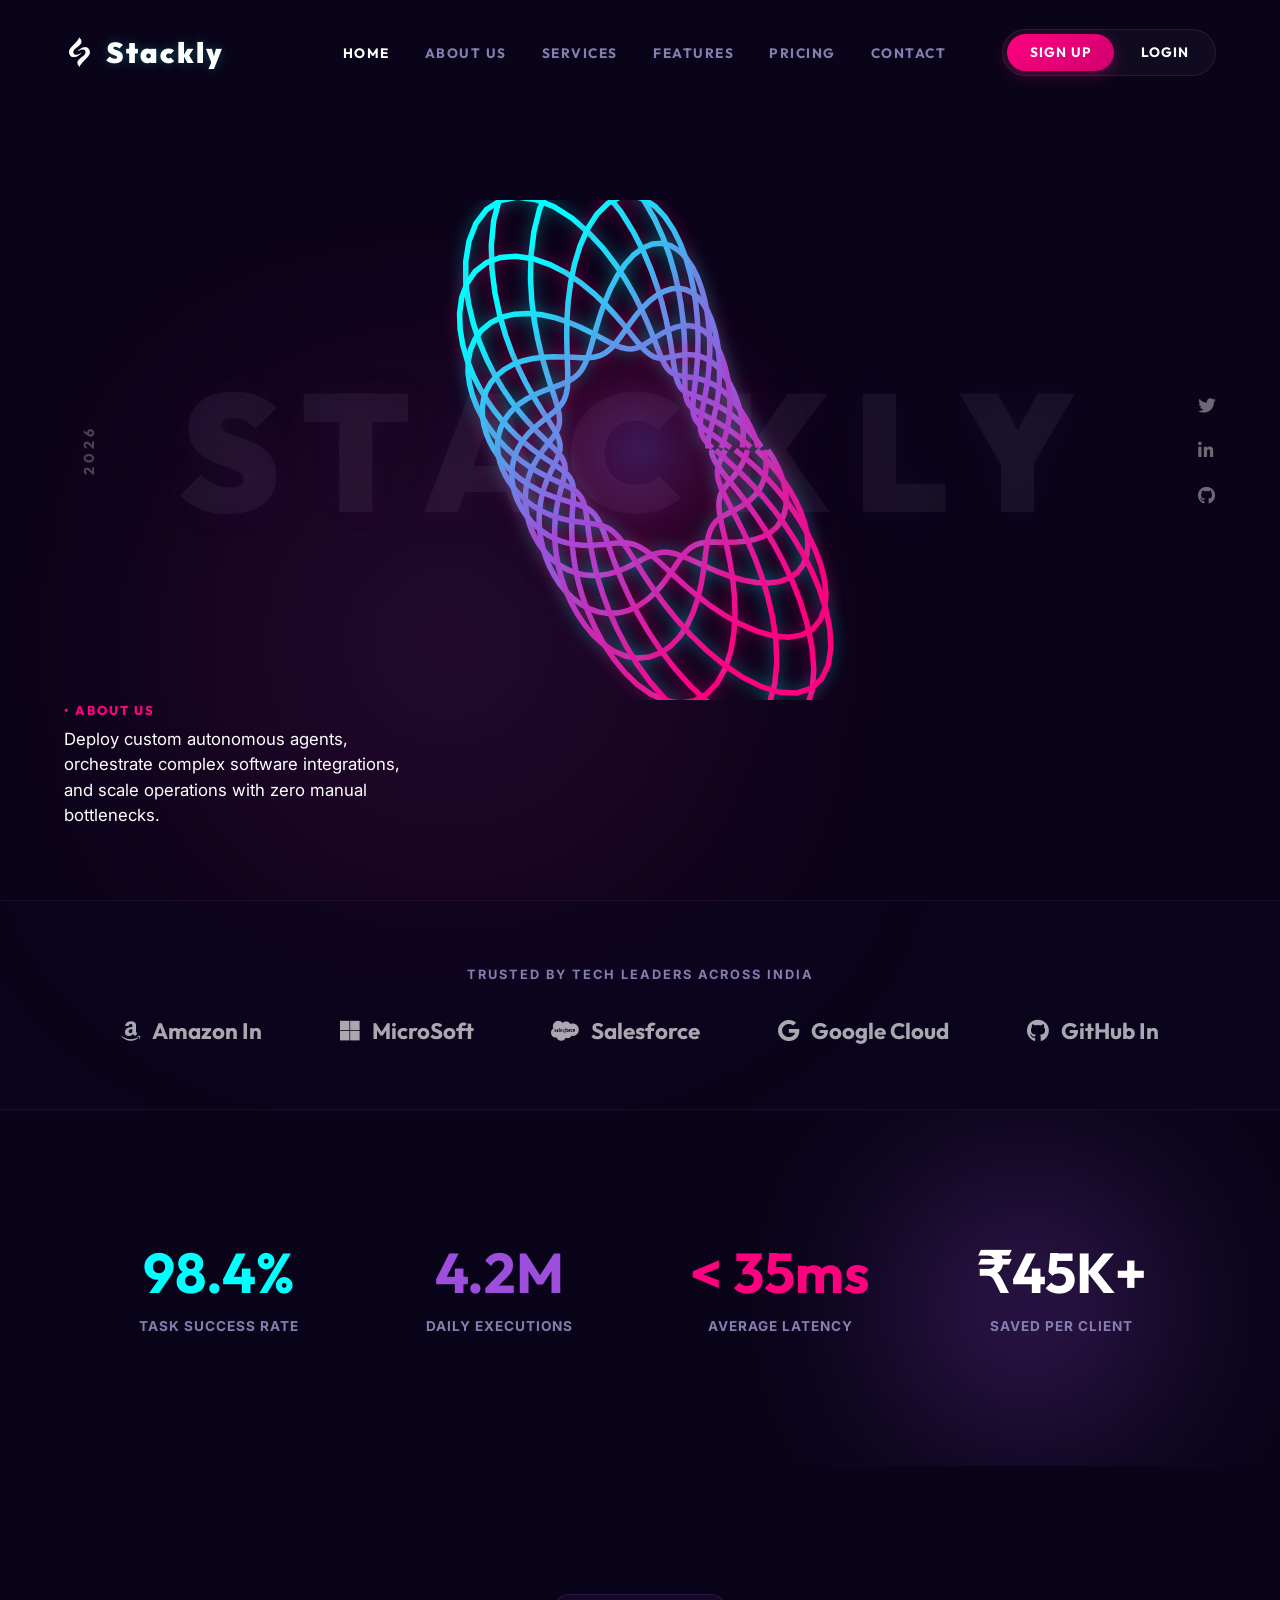
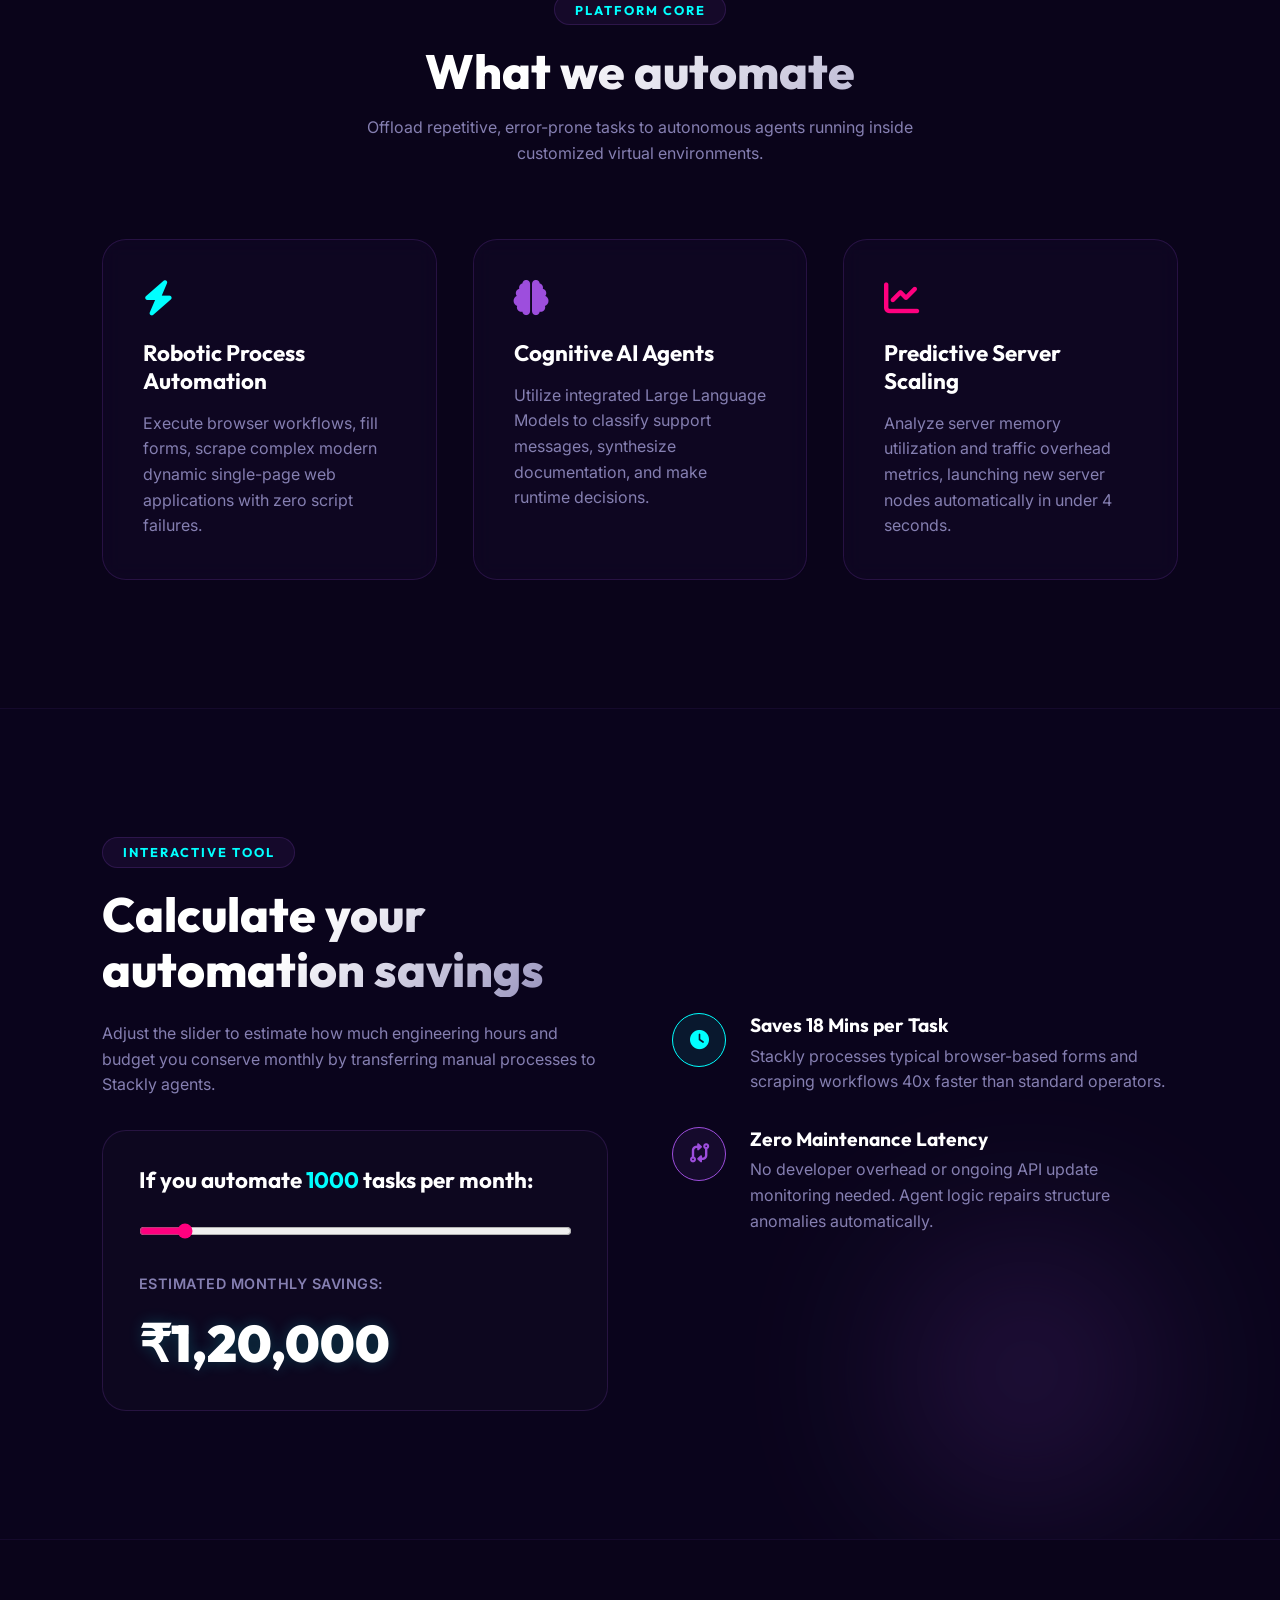
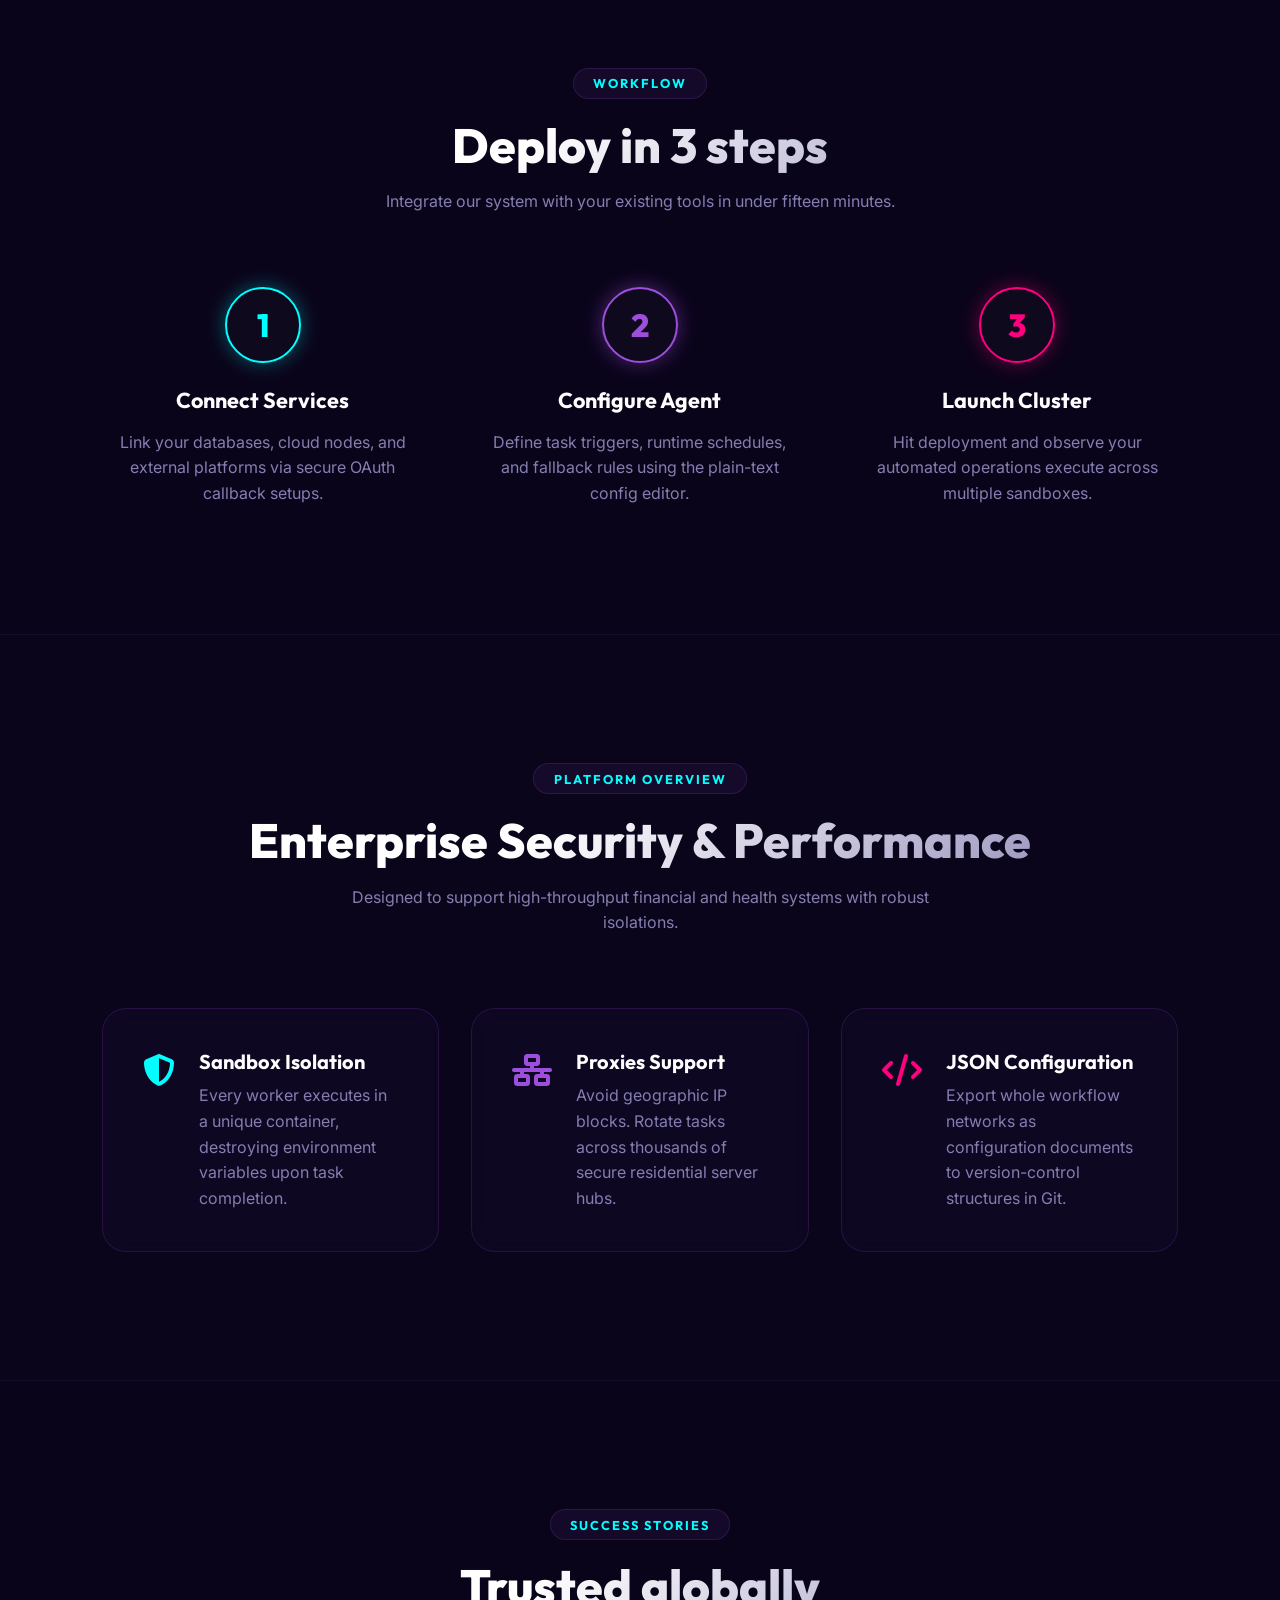
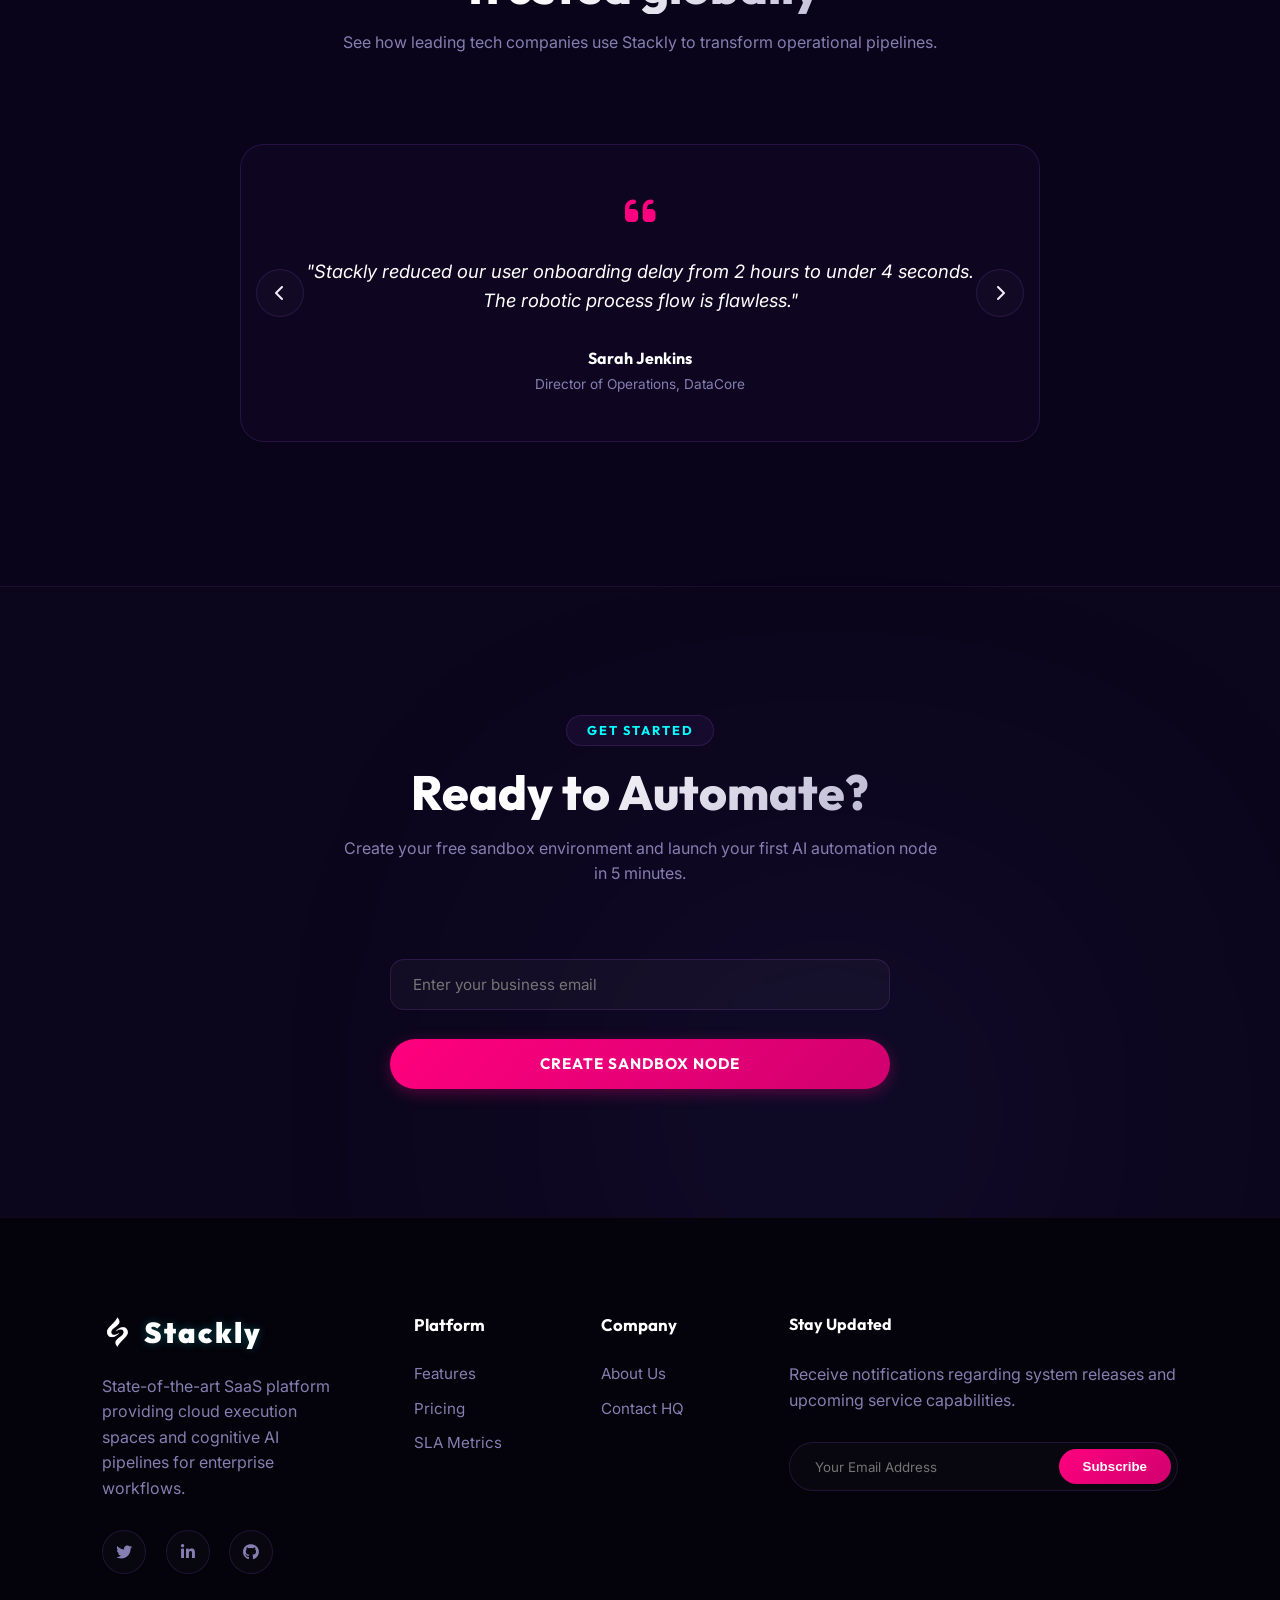
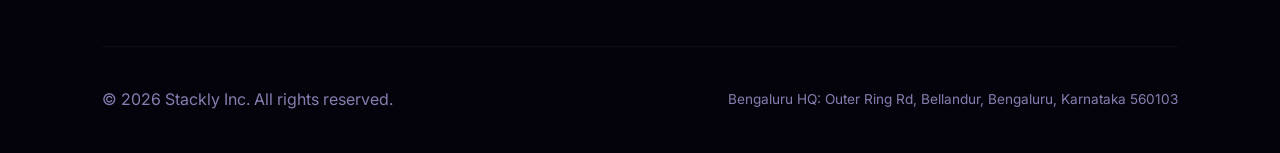
<file: index.html>
﻿<!DOCTYPE html>
<html lang="en">
<head>
    <meta charset="UTF-8">
    <meta name="viewport" content="width=device-width, initial-scale=1.0">
    <title>Stackly</title>
    <meta name="description" content="Deploy custom autonomous agents, orchestrate complex software integrations, and scale operations with zero manual bottlenecks.">
    <link rel="stylesheet" href="https://cdnjs.cloudflare.com/ajax/libs/font-awesome/6.4.0/css/all.min.css">
    <link rel="stylesheet" href="css/style.css">
</head>
<body>

    <!-- 1. Preloader Section -->
    <div id="preloader">
        <div class="loader-content">
            <div class="loader-logo"><img src="images/logo.webp" alt="Logo"> Stackly</div>
            <div class="loader-spinner"></div>
        </div>
    </div>

    <!-- Common Navigation Header (Mimicking screenshot navigation) -->
    <header>
        <a href="index.html" class="logo">
            <img src="images/logo.webp" alt="Logo">
            Stackly
        <nav>
            <ul class="nav-links">
                <li><a href="index.html" class="active">Home</a></li>
                <li><a href="about.html">About Us</a></li>
                <li><a href="services.html">Services</a></li>
                <li><a href="features.html">Features</a></li>
                <li><a href="pricing.html">Pricing</a></li>
                <li><a href="contact.html">Contact</a></li>
            </ul>
            <div class="nav-ctas-pill">
                <a href="signup.html" class="btn-pill btn-pill-primary">Sign Up</a>
                <a href="login.html" class="btn-pill btn-pill-secondary">Login</a>
            </div>
        </nav>
        <div class="menu-toggle">
            <i class="fas fa-bars"></i>
        </div>
    </header>

    <!-- 2. Hero Section (Replicating screenshot layout) -->
    <div class="hero-wrapper">
        <div class="hero-bg-text">Stackly</div>
        
        <div class="hero-canvas-container">
            <canvas id="sphere-canvas" style="width: 100%; height: 100%; max-width: 500px; max-height: 500px;"></canvas>
        </div>

        <div class="hero-year">2026</div>

        <div class="hero-socials">
            <a href="404.html"><i class="fa-brands fa-twitter"></i></a>
            <a href="404.html"><i class="fa-brands fa-linkedin-in"></i></a>
            <a href="404.html"><i class="fa-brands fa-github"></i></a>
        </div>

        <div class="hero-about-desc">
            <span>• About Us</span>
            <p>Deploy custom autonomous agents, orchestrate complex software integrations, and scale operations with zero manual bottlenecks.</p>
        </div>

       
    </div>

    <!-- 3. Partner Trust Logo Bar Section -->
    <section id="partners" style="padding: 4rem 8%; background: rgba(12, 7, 30, 0.4); border-top: 1px solid rgba(157, 78, 221, 0.1); border-bottom: 1px solid rgba(157, 78, 221, 0.1);">
        <p style="text-align: center; text-transform: uppercase; letter-spacing: 2px; font-size: 0.8rem; margin-bottom: 2rem; color: var(--text-muted); font-weight: 700;">Trusted by tech leaders across India</p>
        <div style="display: flex; justify-content: space-around; align-items: center; flex-wrap: wrap; gap: 2.5rem; opacity: 0.65;">
            <span style="font-size: 1.4rem; font-weight: 700; font-family: var(--font-outfit); color: #fff;"><i class="fa-brands fa-amazon" style="margin-right: 0.5rem;"></i> Amazon In</span>
            <span style="font-size: 1.4rem; font-weight: 700; font-family: var(--font-outfit); color: #fff;"><i class="fa-brands fa-microsoft" style="margin-right: 0.5rem;"></i> MicroSoft</span>
            <span style="font-size: 1.4rem; font-weight: 700; font-family: var(--font-outfit); color: #fff;"><i class="fa-brands fa-salesforce" style="margin-right: 0.5rem;"></i> Salesforce</span>
            <span style="font-size: 1.4rem; font-weight: 700; font-family: var(--font-outfit); color: #fff;"><i class="fa-brands fa-google" style="margin-right: 0.5rem;"></i> Google Cloud</span>
            <span style="font-size: 1.4rem; font-weight: 700; font-family: var(--font-outfit); color: #fff;"><i class="fa-brands fa-github" style="margin-right: 0.5rem;"></i> GitHub In</span>
        </div>
    </section>

    <!-- 4. Key Stats Counters Section -->
    <section id="stats">
        <div class="glow-dot" style="bottom: 10%; right: 10%; width: 250px; height: 250px;"></div>
        <div style="display: grid; grid-template-columns: repeat(auto-fit, minmax(200px, 1fr)); gap: 3rem; text-align: center;">
            <div>
                <h3 style="font-size: 3.5rem; color: var(--secondary); margin-bottom: 0.5rem;">98.4%</h3>
                <p style="text-transform: uppercase; font-size: 0.85rem; letter-spacing: 1px; color: var(--text-muted); font-weight: 700;">Task Success Rate</p>
            </div>
            <div>
                <h3 style="font-size: 3.5rem; color: var(--primary); margin-bottom: 0.5rem;">4.2M</h3>
                <p style="text-transform: uppercase; font-size: 0.85rem; letter-spacing: 1px; color: var(--text-muted); font-weight: 700;">Daily Executions</p>
            </div>
            <div>
                <h3 style="font-size: 3.5rem; color: var(--accent); margin-bottom: 0.5rem;">&lt; 35ms</h3>
                <p style="text-transform: uppercase; font-size: 0.85rem; letter-spacing: 1px; color: var(--text-muted); font-weight: 700;">Average Latency</p>
            </div>
            <div>
                <h3 style="font-size: 3.5rem; color: #ffffff; margin-bottom: 0.5rem;">₹45K+</h3>
                <p style="text-transform: uppercase; font-size: 0.85rem; letter-spacing: 1px; color: var(--text-muted); font-weight: 700;">Saved per Client</p>
            </div>
        </div>
    </section>

    <!-- 5. Core Capability Grid Section -->
    <section id="services">
        <div class="sec-title-wrap">
            <div class="subtitle-badge">Platform Core</div>
            <h2 class="sec-title">What we automate</h2>
            <p class="sec-desc">Offload repetitive, error-prone tasks to autonomous agents running inside customized virtual environments.</p>
        </div>
        <div style="display: grid; grid-template-columns: repeat(auto-fit, minmax(300px, 1fr)); gap: 2.2rem;">
            <div class="glass-card">
                <i class="fa-solid fa-bolt" style="font-size: 2.2rem; color: var(--secondary); margin-bottom: 1.5rem; display: block;"></i>
                <h3 style="margin-bottom: 1rem; font-size: 1.4rem;">Robotic Process Automation</h3>
                <p>Execute browser workflows, fill forms, scrape complex modern dynamic single-page web applications with zero script failures.</p>
            </div>
            <div class="glass-card">
                <i class="fa-solid fa-brain" style="font-size: 2.2rem; color: var(--primary); margin-bottom: 1.5rem; display: block;"></i>
                <h3 style="margin-bottom: 1rem; font-size: 1.4rem;">Cognitive AI Agents</h3>
                <p>Utilize integrated Large Language Models to classify support messages, synthesize documentation, and make runtime decisions.</p>
            </div>
            <div class="glass-card">
                <i class="fa-solid fa-chart-line" style="font-size: 2.2rem; color: var(--accent); margin-bottom: 1.5rem; display: block;"></i>
                <h3 style="margin-bottom: 1rem; font-size: 1.4rem;">Predictive Server Scaling</h3>
                <p>Analyze server memory utilization and traffic overhead metrics, launching new server nodes automatically in under 4 seconds.</p>
            </div>
        </div>
    </section>

    <!-- 6. Live ROI Calculator Section -->
    <section id="roi" style="background: rgba(12, 7, 30, 0.4); border-top: 1px solid rgba(157, 78, 221, 0.08); border-bottom: 1px solid rgba(157, 78, 221, 0.08);">
        <div class="glow-dot" style="bottom: 5%; right: 10%; width: 250px; height: 250px;"></div>
        <div style="display: grid; grid-template-columns: 1fr 1fr; gap: 4rem; align-items: center;" class="hero-grid">
            <div>
                <div class="subtitle-badge">Interactive Tool</div>
                <h2 class="sec-title" style="text-align: left; margin-bottom: 1.5rem;">Calculate your automation savings</h2>
                <p style="margin-bottom: 2rem;">Adjust the slider to estimate how much engineering hours and budget you conserve monthly by transferring manual processes to Stackly agents.</p>
                <div class="roi-container" style="background: rgba(255,255,255,0.015); border: 1px solid var(--border-color); border-radius: 24px; padding: 2.2rem;">
                    <h4 style="font-size: 1.4rem; margin-bottom: 0.5rem; font-family: var(--font-outfit);">If you automate <span id="tasks-count" style="color: var(--secondary);">1000</span> tasks per month:</h4>
                    <div style="margin: 1.8rem 0;" class="roi-slider-wrap">
                        <input type="range" min="100" max="10000" step="100" value="1000" class="roi-slider" id="roi-tasks" style="width: 100%; accent-color: var(--accent); cursor: pointer;">
                    </div>
                    <p style="margin-bottom: 1rem; font-size: 0.9rem; font-weight: 600; text-transform: uppercase; letter-spacing: 0.5px;">Estimated Monthly Savings:</p>
                    <div class="roi-result" id="roi-value" style="font-size: 3.2rem; font-weight: 900; color: #ffffff; text-shadow: 0 0 15px rgba(0, 255, 255, 0.2); font-family: var(--font-outfit);">₹1,20,000</div>
                </div>
            </div>
            <div style="display: flex; flex-direction: column; gap: 2rem;">
                <div style="display: flex; gap: 1.5rem; align-items: flex-start;">
                    <div style="width: 54px; height: 54px; border-radius: 50%; background: rgba(0, 255, 255, 0.08); border: 1px solid var(--secondary); display: flex; justify-content: center; align-items: center; flex-shrink: 0; color: var(--secondary); font-size: 1.2rem;"><i class="fa-solid fa-clock"></i></div>
                    <div>
                        <h4 style="margin-bottom: 0.4rem; font-size: 1.2rem; font-family: var(--font-outfit);">Saves 18 Mins per Task</h4>
                        <p>Stackly processes typical browser-based forms and scraping workflows 40x faster than standard operators.</p>
                    </div>
                </div>
                <div style="display: flex; gap: 1.5rem; align-items: flex-start;">
                    <div style="width: 54px; height: 54px; border-radius: 50%; background: rgba(157, 78, 221, 0.08); border: 1px solid var(--primary); display: flex; justify-content: center; align-items: center; flex-shrink: 0; color: var(--primary); font-size: 1.2rem;"><i class="fa-solid fa-code-compare"></i></div>
                    <div>
                        <h4 style="margin-bottom: 0.4rem; font-size: 1.2rem; font-family: var(--font-outfit);">Zero Maintenance Latency</h4>
                        <p>No developer overhead or ongoing API update monitoring needed. Agent logic repairs structure anomalies automatically.</p>
                    </div>
                </div>
            </div>
        </div>
    </section>

    <!-- 7. Integration Workflow Timeline Section -->
    <section id="timeline">
        <div class="sec-title-wrap">
            <div class="subtitle-badge">Workflow</div>
            <h2 class="sec-title">Deploy in 3 steps</h2>
            <p class="sec-desc">Integrate our system with your existing tools in under fifteen minutes.</p>
        </div>
        <div style="display: grid; grid-template-columns: repeat(auto-fit, minmax(250px, 1fr)); gap: 3.5rem; position: relative;">
            <div style="text-align: center; position: relative;">
                <div style="width: 76px; height: 76px; border-radius: 50%; background: rgba(255,255,255,0.02); border: 2px solid var(--secondary); display: flex; justify-content: center; align-items: center; font-size: 2rem; font-weight: 800; color: var(--secondary); margin: 0 auto 1.5rem; box-shadow: 0 0 20px var(--secondary-glow); font-family: var(--font-outfit);">1</div>
                <h3 style="margin-bottom: 1rem; font-size: 1.35rem;">Connect Services</h3>
                <p>Link your databases, cloud nodes, and external platforms via secure OAuth callback setups.</p>
            </div>
            <div style="text-align: center; position: relative;">
                <div style="width: 76px; height: 76px; border-radius: 50%; background: rgba(255,255,255,0.02); border: 2px solid var(--primary); display: flex; justify-content: center; align-items: center; font-size: 2rem; font-weight: 800; color: var(--primary); margin: 0 auto 1.5rem; box-shadow: 0 0 20px var(--primary-glow); font-family: var(--font-outfit);">2</div>
                <h3 style="margin-bottom: 1rem; font-size: 1.35rem;">Configure Agent</h3>
                <p>Define task triggers, runtime schedules, and fallback rules using the plain-text config editor.</p>
            </div>
            <div style="text-align: center; position: relative;">
                <div style="width: 76px; height: 76px; border-radius: 50%; background: rgba(255,255,255,0.02); border: 2px solid var(--accent); display: flex; justify-content: center; align-items: center; font-size: 2rem; font-weight: 800; color: var(--accent); margin: 0 auto 1.5rem; box-shadow: 0 0 20px var(--accent-glow); font-family: var(--font-outfit);">3</div>
                <h3 style="margin-bottom: 1rem; font-size: 1.35rem;">Launch Cluster</h3>
                <p>Hit deployment and observe your automated operations execute across multiple sandboxes.</p>
            </div>
        </div>
    </section>

    <!-- 8. Detailed Features Matrix Section -->
    <section id="features" style="background: rgba(12, 7, 30, 0.3); border-top: 1px solid rgba(157, 78, 221, 0.08); border-bottom: 1px solid rgba(157, 78, 221, 0.08);">
        <div class="sec-title-wrap">
            <div class="subtitle-badge">Platform Overview</div>
            <h2 class="sec-title">Enterprise Security & Performance</h2>
            <p class="sec-desc">Designed to support high-throughput financial and health systems with robust isolations.</p>
        </div>
        <div style="display: grid; grid-template-columns: repeat(auto-fit, minmax(280px, 1fr)); gap: 2rem;">
            <div class="glass-card" style="display: flex; gap: 1.5rem; align-items: flex-start;">
                <i class="fa-solid fa-shield-halved" style="font-size: 2rem; color: var(--secondary); padding-top: 0.3rem;"></i>
                <div>
                    <h4 style="margin-bottom: 0.6rem; font-size: 1.25rem; font-family: var(--font-outfit);">Sandbox Isolation</h4>
                    <p>Every worker executes in a unique container, destroying environment variables upon task completion.</p>
                </div>
            </div>
            <div class="glass-card" style="display: flex; gap: 1.5rem; align-items: flex-start;">
                <i class="fa-solid fa-network-wired" style="font-size: 2rem; color: var(--primary); padding-top: 0.3rem;"></i>
                <div>
                    <h4 style="margin-bottom: 0.6rem; font-size: 1.25rem; font-family: var(--font-outfit);">Proxies Support</h4>
                    <p>Avoid geographic IP blocks. Rotate tasks across thousands of secure residential server hubs.</p>
                </div>
            </div>
            <div class="glass-card" style="display: flex; gap: 1.5rem; align-items: flex-start;">
                <i class="fa-solid fa-code" style="font-size: 2rem; color: var(--accent); padding-top: 0.3rem;"></i>
                <div>
                    <h4 style="margin-bottom: 0.6rem; font-size: 1.25rem; font-family: var(--font-outfit);">JSON Configuration</h4>
                    <p>Export whole workflow networks as configuration documents to version-control structures in Git.</p>
                </div>
            </div>
        </div>
    </section>

    <!-- 9. Success Stories (Carousel Section) -->
    <section id="testimonials">
        <div class="sec-title-wrap">
            <div class="subtitle-badge">Success Stories</div>
            <h2 class="sec-title">Trusted globally</h2>
            <p class="sec-desc">See how leading tech companies use Stackly to transform operational pipelines.</p>
        </div>
        <div class="carousel-container" style="position: relative; max-width: 800px; margin: 0 auto; overflow: hidden; padding: 1rem 0;">
            <div class="carousel-track" style="display: flex; transition: transform 0.5s cubic-bezier(0.4, 0, 0.2, 1); gap: 20px;">
                <div class="testimonial-card" style="flex: 0 0 100%; background: rgba(20, 12, 45, 0.4); border: 1px solid var(--border-color); border-radius: 24px; padding: 3rem; text-align: center; position: relative; backdrop-filter: blur(10px);">
                    <i class="fa-solid fa-quote-left" style="font-size: 2.2rem; color: var(--accent); margin-bottom: 1.8rem;"></i>
                    <p style="font-size: 1.15rem; margin-bottom: 2rem; font-style: italic; line-height: 1.6; color: #fff;">"Stackly reduced our user onboarding delay from 2 hours to under 4 seconds. The robotic process flow is flawless."</p>
                    <h4 style="margin-bottom: 0.3rem; font-family: var(--font-outfit);">Sarah Jenkins</h4>
                    <span style="font-size: 0.85rem; color: var(--text-muted);">Director of Operations, DataCore</span>
                </div>
                <div class="testimonial-card" style="flex: 0 0 100%; background: rgba(20, 12, 45, 0.4); border: 1px solid var(--border-color); border-radius: 24px; padding: 3rem; text-align: center; position: relative; backdrop-filter: blur(10px);">
                    <i class="fa-solid fa-quote-left" style="font-size: 2.2rem; color: var(--accent); margin-bottom: 1.8rem;"></i>
                    <p style="font-size: 1.15rem; margin-bottom: 2rem; font-style: italic; line-height: 1.6; color: #fff;">"The predictive scaling feature alone saved us thousands of dollars in server cost overruns. It operates in pure autonomous mode."</p>
                    <h4 style="margin-bottom: 0.3rem; font-family: var(--font-outfit);">Marcus Chen</h4>
                    <span style="font-size: 0.85rem; color: var(--text-muted);">CTO, BlockTech</span>
                </div>
            </div>
            <div class="carousel-btn prev" style="position: absolute; top: 50%; left: 1rem; transform: translateY(-50%); width: 48px; height: 48px; border-radius: 50%; background: rgba(255,255,255,0.02); border: 1px solid var(--border-color); display: flex; justify-content: center; align-items: center; cursor: pointer; color: var(--text-main); backdrop-filter: blur(5px);"><i class="fas fa-chevron-left"></i></div>
            <div class="carousel-btn next" style="position: absolute; top: 50%; right: 1rem; transform: translateY(-50%); width: 48px; height: 48px; border-radius: 50%; background: rgba(255,255,255,0.02); border: 1px solid var(--border-color); display: flex; justify-content: center; align-items: center; cursor: pointer; color: var(--text-main); backdrop-filter: blur(5px);"><i class="fas fa-chevron-right"></i></div>
        </div>
    </section>

    <!-- 10. Final CTA Section -->
    <section id="cta" style="background: rgba(12, 7, 30, 0.6); border-top: 1px solid rgba(157, 78, 221, 0.1);">
        <div class="sec-title-wrap">
            <div class="subtitle-badge">Get Started</div>
            <h2 class="sec-title">Ready to Automate?</h2>
            <p class="sec-desc">Create your free sandbox environment and launch your first AI automation node in 5 minutes.</p>
        </div>
        <div style="max-width: 500px; margin: 0 auto;">
            <form data-action="signup.html">
                <div class="form-group">
                    <input type="email" placeholder="Enter your business email" class="form-control" required>
                </div>
                <button type="submit" class="btn btn-primary" style="width: 100%; padding: 0.95rem; border-radius: 50px;">Create Sandbox Node</button>
            </form>
        </div>
    </section>

    <!-- Common Footer -->
    <footer>
        <div class="footer-grid">
            <div class="footer-info">
                <a href="index.html" class="logo">
                    <img src="images/logo.webp" alt="Logo">
                    Stackly
                </a>
                <p>State-of-the-art SaaS platform providing cloud execution spaces and cognitive AI pipelines for enterprise workflows.</p>
                <div class="social-icons">
                    <a href="404.html"><i class="fa-brands fa-twitter"></i></a>
                    <a href="404.html"><i class="fa-brands fa-linkedin-in"></i></a>
                    <a href="404.html"><i class="fa-brands fa-github"></i></a>
                </div>
            </div>
            <div class="footer-links">
                <h4>Platform</h4>
                <ul>
                    <li><a href="features.html">Features</a></li>
                    <li><a href="pricing.html">Pricing</a></li>
                    <li><a href="services.html">SLA Metrics</a></li>
                </ul>
            </div>
            <div class="footer-links">
                <h4>Company</h4>
                <ul>
                    <li><a href="about.html">About Us</a></li>
                    <li><a href="contact.html">Contact HQ</a></li>
                </ul>
            </div>
            <div class="footer-newsletter">
                <h4>Stay Updated</h4>
                <p>Receive notifications regarding system releases and upcoming service capabilities.</p>
                <form class="newsletter-form">
                    <input type="email" placeholder="Your Email Address" required>
                    <button type="submit">Subscribe</button>
                </form>
            </div>
        </div>
        <div class="footer-bottom">
            <p>&copy; 2026 Stackly Inc. All rights reserved.</p>
            <p style="font-size: 0.85rem;">Bengaluru HQ: Outer Ring Rd, Bellandur, Bengaluru, Karnataka 560103</p>
        </div>
    </footer>

    <!-- Scripts -->
    <script src="js/main.js"></script>
</body>
</html>
</file>
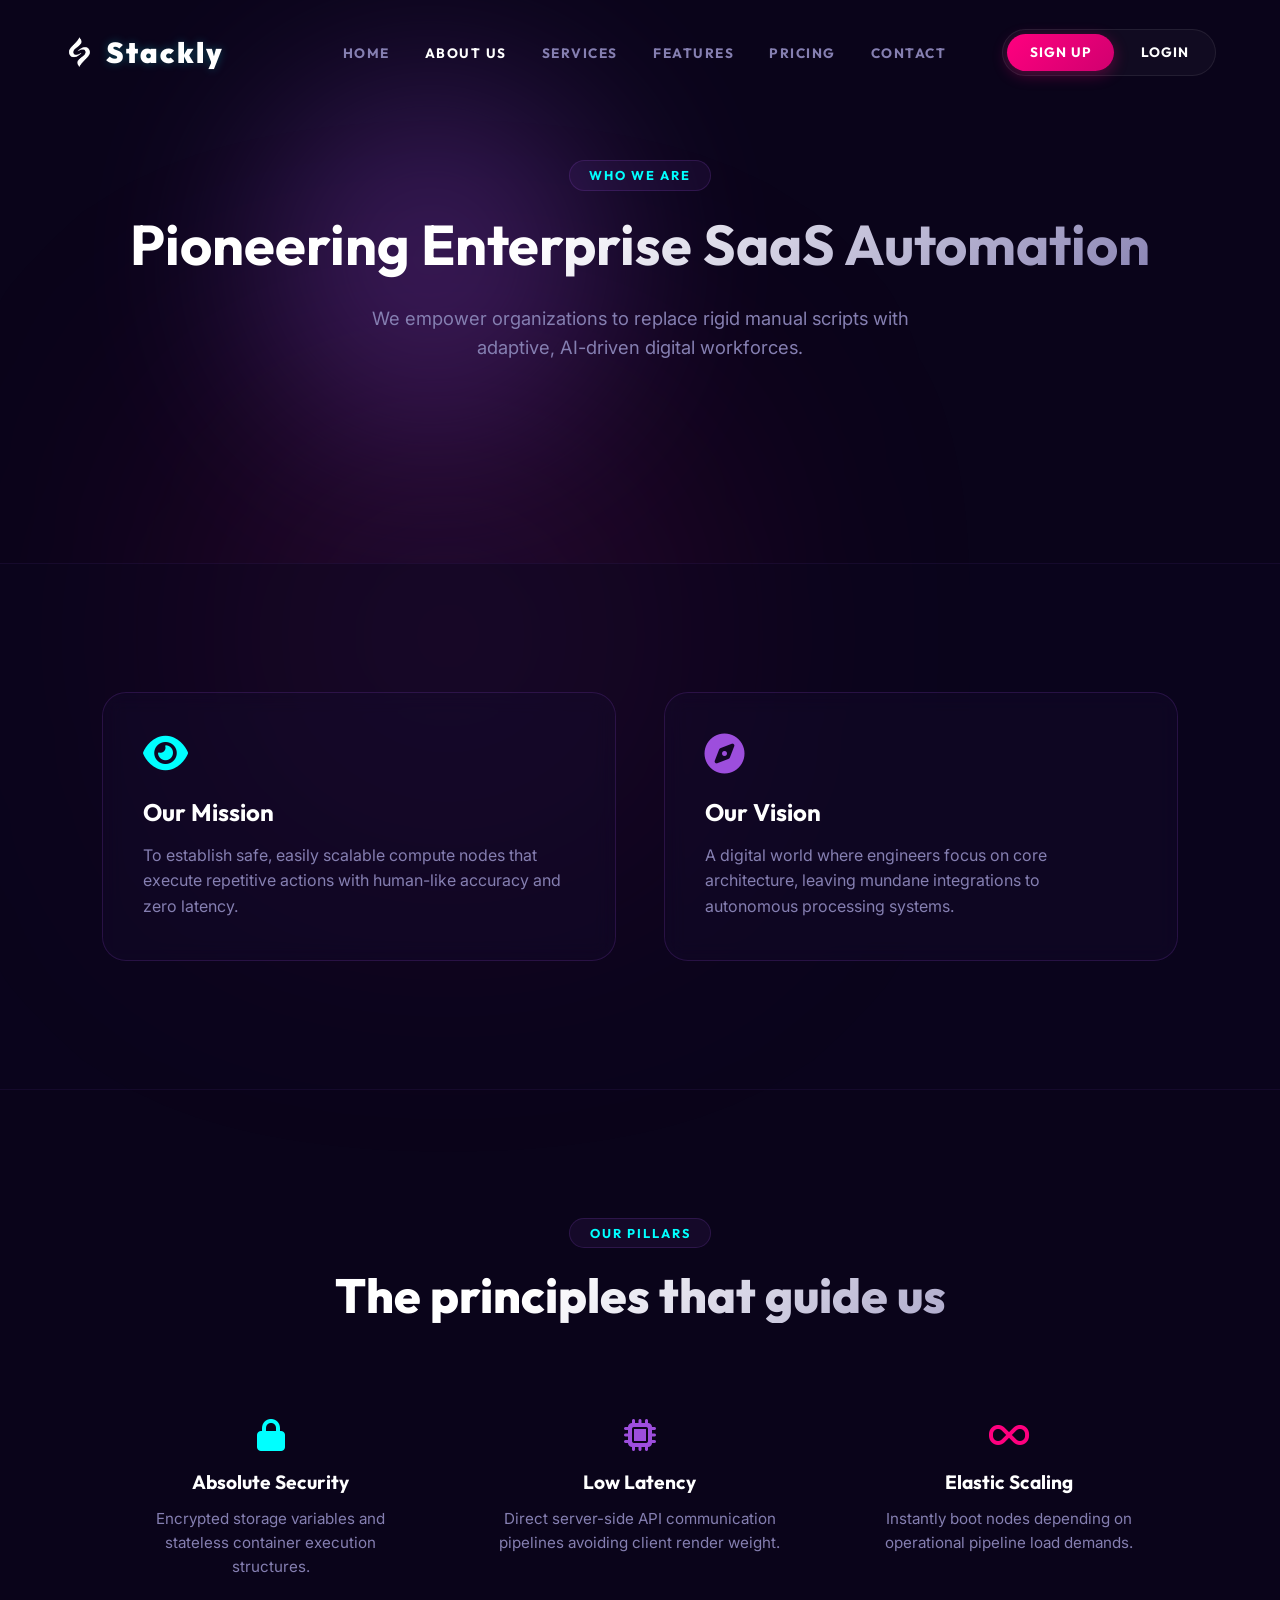
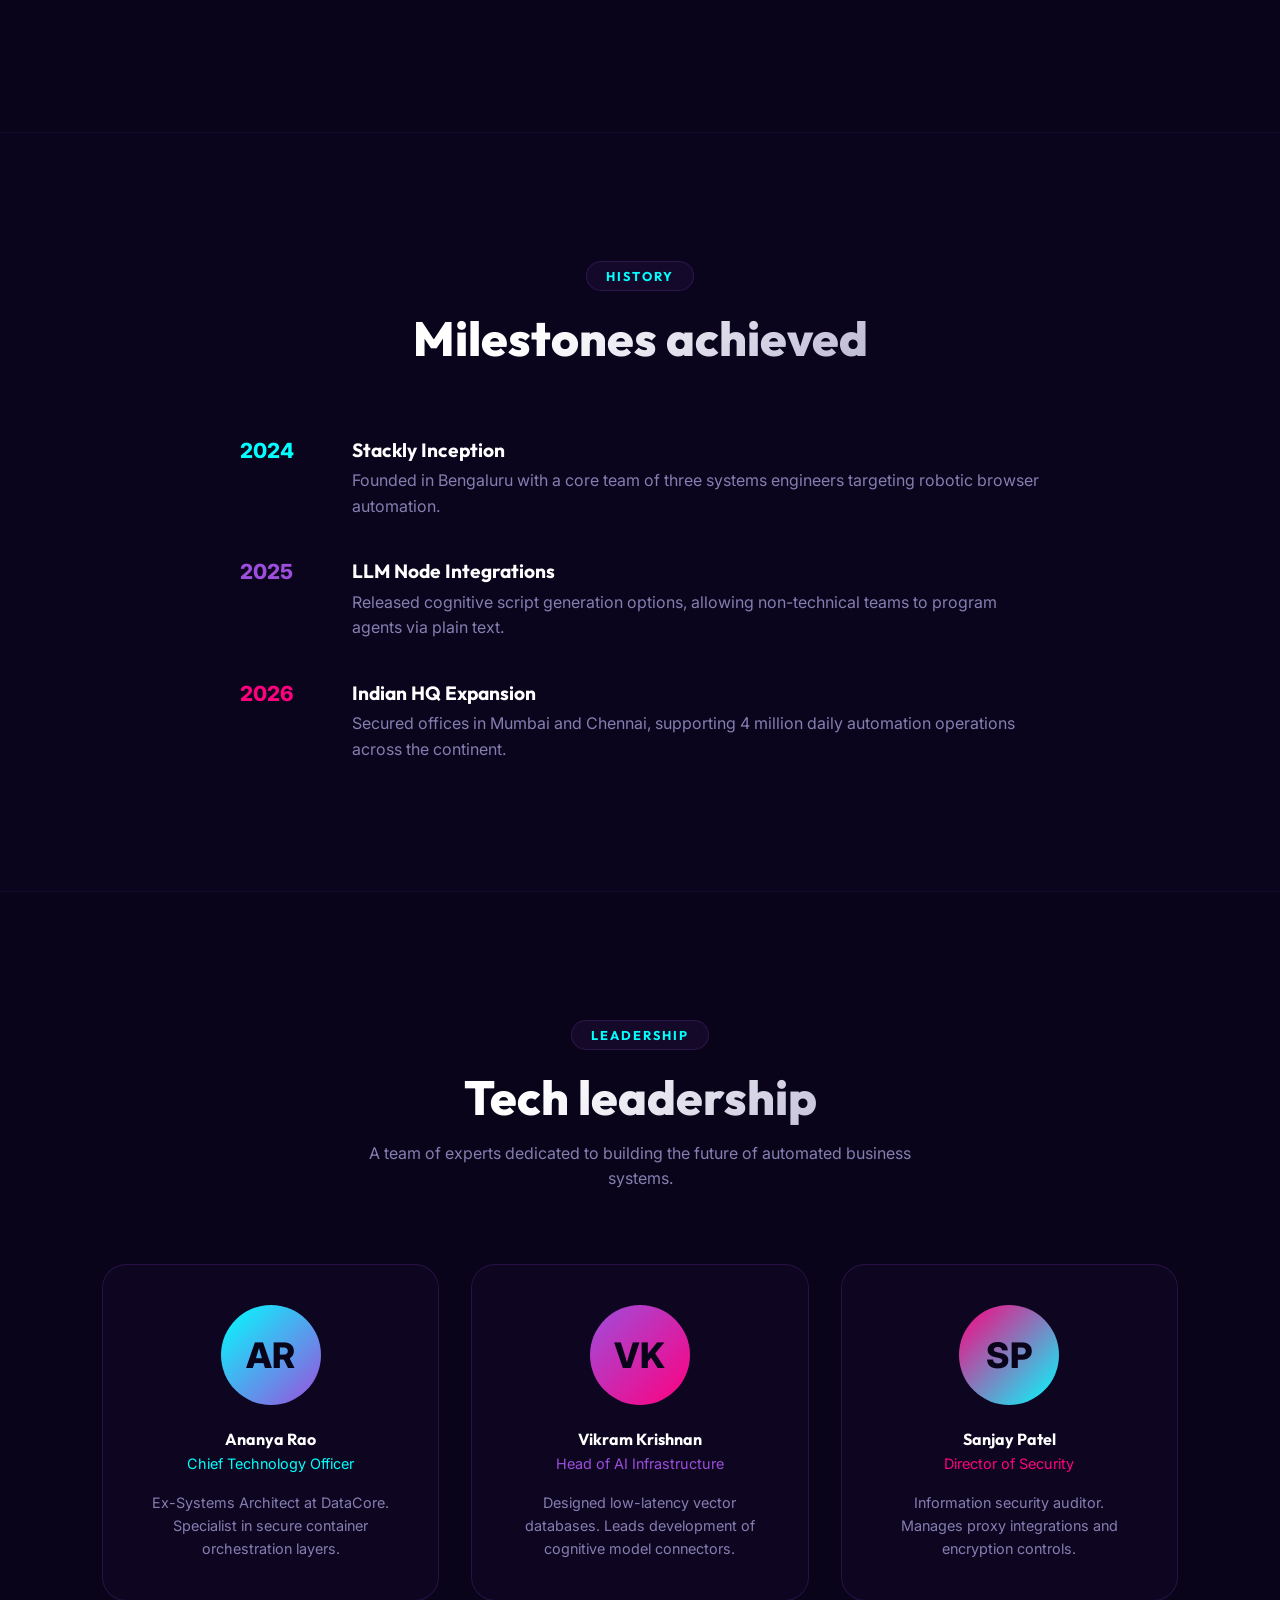
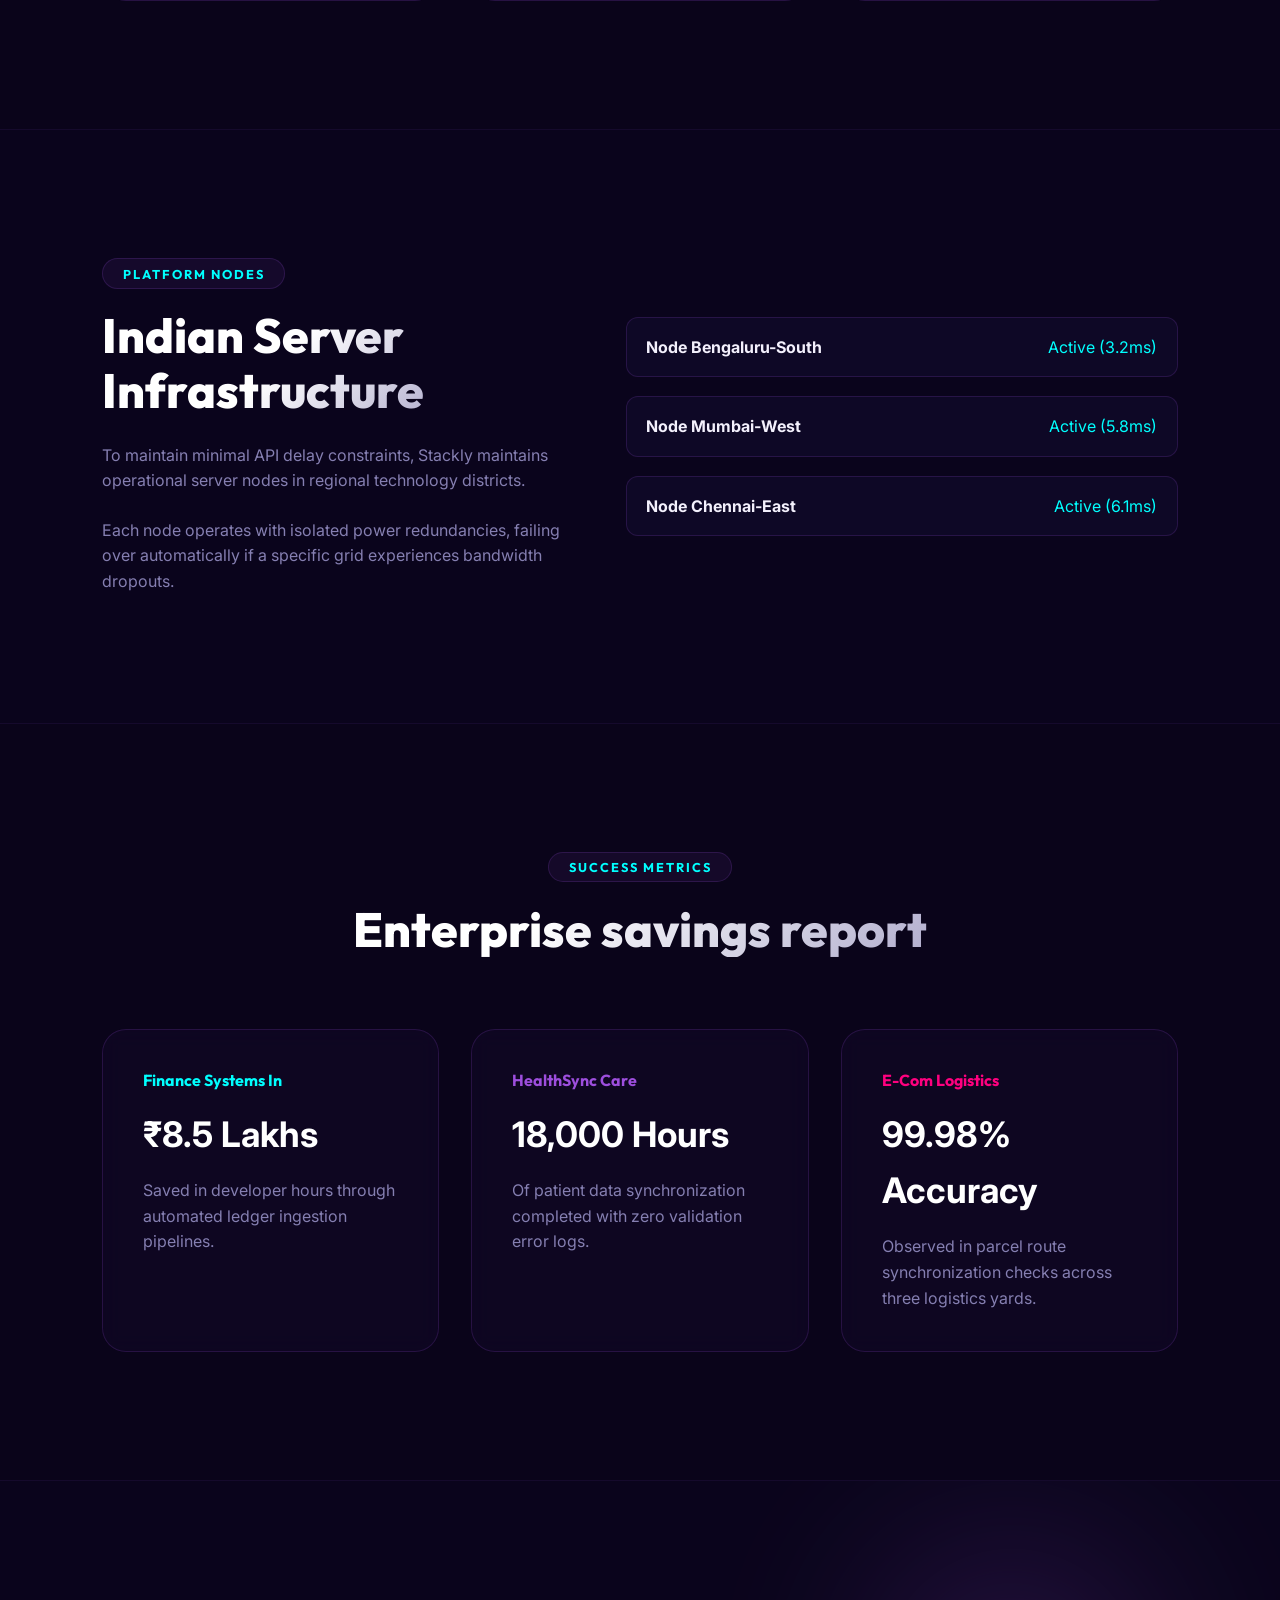
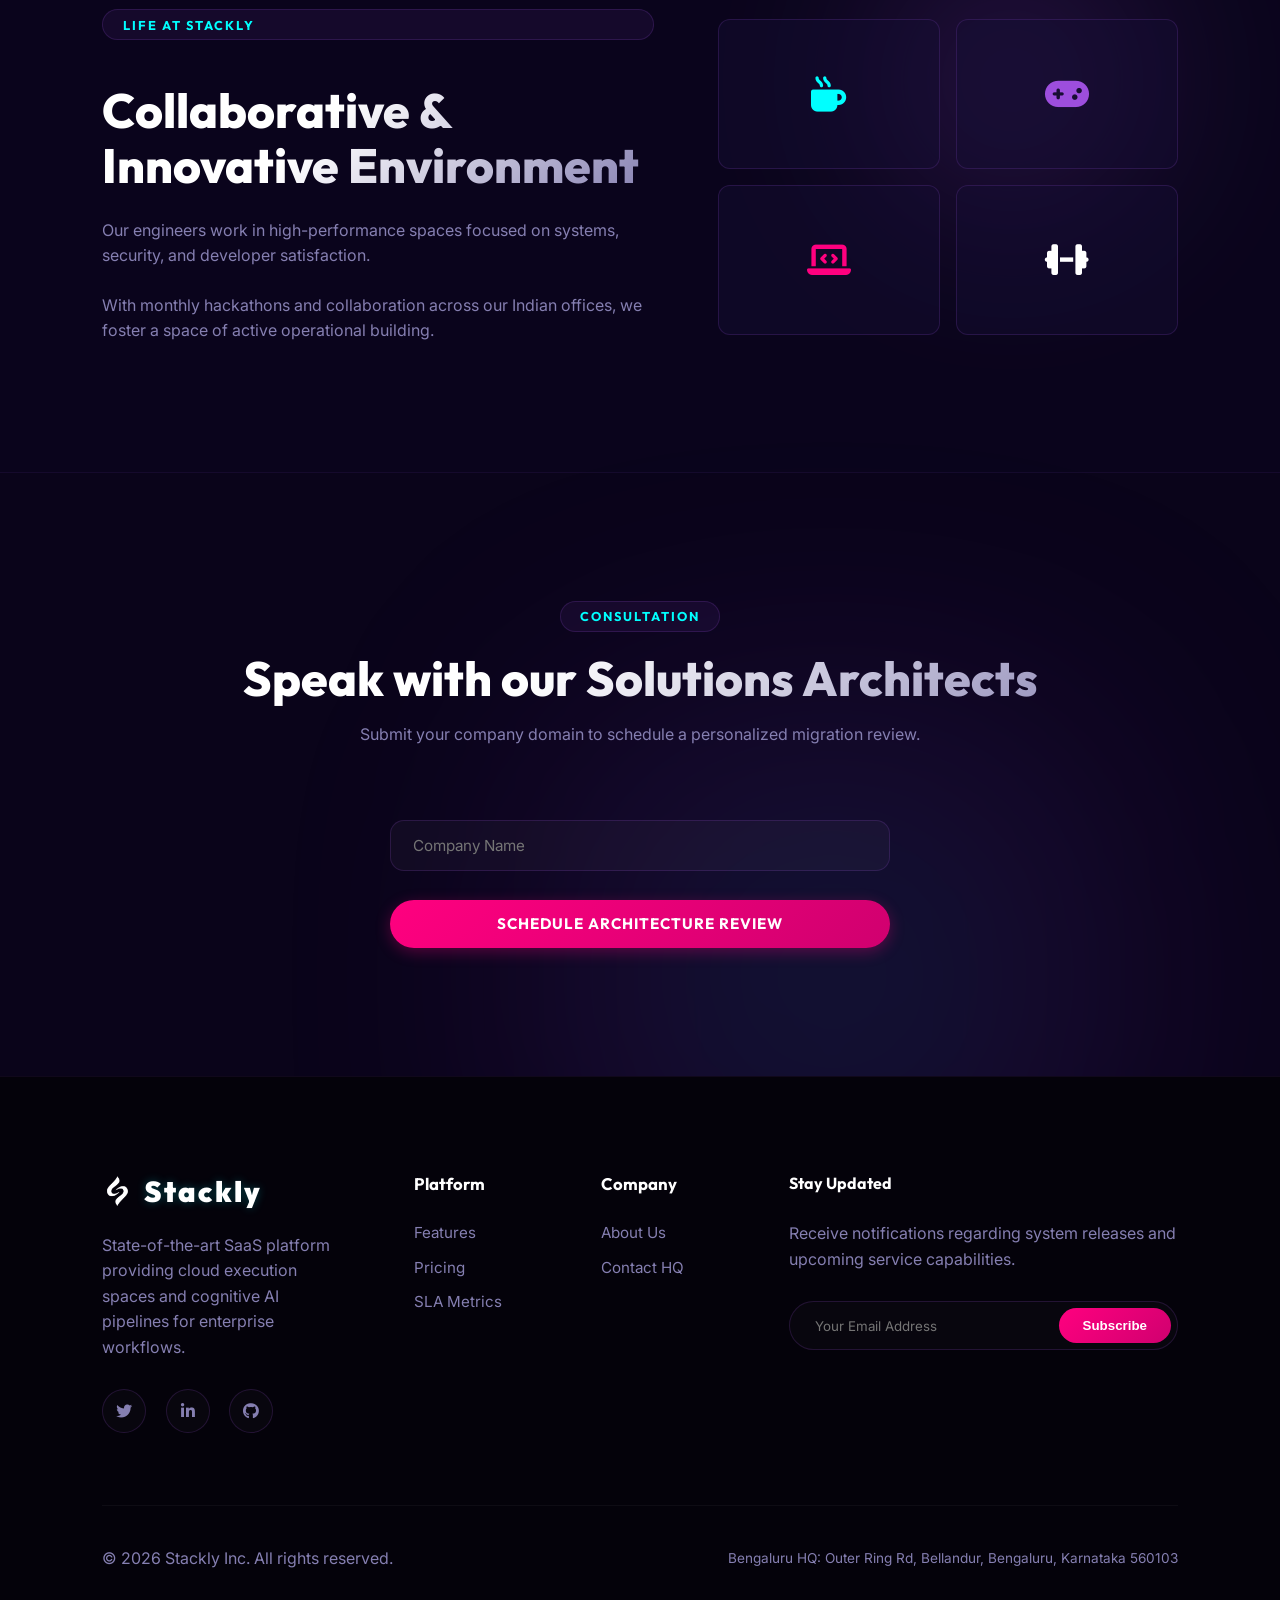
<file: about.html>
<!DOCTYPE html>
<html lang="en">
<head>
    <meta charset="UTF-8">
    <meta name="viewport" content="width=device-width, initial-scale=1.0">
    <title>Stackly</title>
    <meta name="description" content="Learn about Stackly’s vision for cognitive AI automation and low-latency cloud infrastructure.">
    <link rel="stylesheet" href="https://cdnjs.cloudflare.com/ajax/libs/font-awesome/6.4.0/css/all.min.css">
    <link rel="stylesheet" href="css/style.css">
</head>
<body>

    <!-- 1. Preloader Section -->
    <div id="preloader">
        <div class="loader-content">
            <div class="loader-logo"><img src="images/logo.webp" alt="Logo"> Stackly</div>
            <div class="loader-spinner"></div>
        </div>
    </div>

    <!-- Common Navigation Header -->
    <header>
        <a href="index.html" class="logo">
            <img src="images/logo.webp" alt="Logo">
            Stackly
        </a>
        <nav>
            <ul class="nav-links">
                <li><a href="index.html">Home</a></li>
                <li><a href="about.html" class="active">About Us</a></li>
                <li><a href="services.html">Services</a></li>
                <li><a href="features.html">Features</a></li>
                <li><a href="pricing.html">Pricing</a></li>
                <li><a href="contact.html">Contact</a></li>
            </ul>
            <div class="nav-ctas-pill">
                <a href="signup.html" class="btn-pill btn-pill-primary">Sign Up</a>
                <a href="login.html" class="btn-pill btn-pill-secondary">Login</a>
            </div>
        </nav>
        <div class="menu-toggle">
            <i class="fas fa-bars"></i>
        </div>
    </header>

    <!-- 2. About Hero Section -->
    <section id="about-hero" style="padding-top: 10rem; text-align: center;">
        <div class="glow-dot" style="top: 15%; left: 20%; width: 350px; height: 350px;"></div>
        <div class="sec-title-wrap">
            <div class="subtitle-badge">Who We Are</div>
            <h1 style="font-size: 3.5rem; background: linear-gradient(135deg, #ffffff 40%, var(--text-muted)); background-clip: text; -webkit-text-fill-color: transparent; margin-bottom: 1.5rem;">Pioneering Enterprise SaaS Automation</h1>
            <p class="sec-desc" style="font-size: 1.15rem;">We empower organizations to replace rigid manual scripts with adaptive, AI-driven digital workforces.</p>
        </div>
    </section>

    <!-- 3. Corporate Mission & Vision Section -->
    <section id="philosophy" style="background: rgba(12, 7, 30, 0.4); border-top: 1px solid rgba(157, 78, 221, 0.08); border-bottom: 1px solid rgba(157, 78, 221, 0.08);">
        <div style="display: grid; grid-template-columns: 1fr 1fr; gap: 3rem;" class="hero-grid">
            <div class="glass-card">
                <i class="fa-solid fa-eye" style="font-size: 2.5rem; color: var(--secondary); margin-bottom: 1.5rem;"></i>
                <h3 style="margin-bottom: 1rem; font-size: 1.5rem;">Our Mission</h3>
                <p>To establish safe, easily scalable compute nodes that execute repetitive actions with human-like accuracy and zero latency.</p>
            </div>
            <div class="glass-card">
                <i class="fa-solid fa-compass" style="font-size: 2.5rem; color: var(--primary); margin-bottom: 1.5rem;"></i>
                <h3 style="margin-bottom: 1rem; font-size: 1.5rem;">Our Vision</h3>
                <p>A digital world where engineers focus on core architecture, leaving mundane integrations to autonomous processing systems.</p>
            </div>
        </div>
    </section>

    <!-- 4. Platform Values Section -->
    <section id="values">
        <div class="sec-title-wrap">
            <div class="subtitle-badge">Our Pillars</div>
            <h2 class="sec-title">The principles that guide us</h2>
        </div>
        <div style="display: grid; grid-template-columns: repeat(auto-fit, minmax(220px, 1fr)); gap: 2rem;">
            <div style="text-align: center; padding: 1.5rem;">
                <i class="fa-solid fa-lock" style="font-size: 2rem; color: var(--secondary); margin-bottom: 1.2rem;"></i>
                <h4 style="margin-bottom: 0.8rem; font-size: 1.2rem;">Absolute Security</h4>
                <p style="font-size: 0.95rem;">Encrypted storage variables and stateless container execution structures.</p>
            </div>
            <div style="text-align: center; padding: 1.5rem;">
                <i class="fa-solid fa-microchip" style="font-size: 2rem; color: var(--primary); margin-bottom: 1.2rem;"></i>
                <h4 style="margin-bottom: 0.8rem; font-size: 1.2rem;">Low Latency</h4>
                <p style="font-size: 0.95rem;">Direct server-side API communication pipelines avoiding client render weight.</p>
            </div>
            <div style="text-align: center; padding: 1.5rem;">
                <i class="fa-solid fa-infinity" style="font-size: 2rem; color: var(--accent); margin-bottom: 1.2rem;"></i>
                <h4 style="margin-bottom: 0.8rem; font-size: 1.2rem;">Elastic Scaling</h4>
                <p style="font-size: 0.95rem;">Instantly boot nodes depending on operational pipeline load demands.</p>
            </div>
        </div>
    </section>

    <!-- 5. Milestone Timeline Section -->
    <section id="milestones" style="background: rgba(12, 7, 30, 0.4); border-top: 1px solid rgba(157, 78, 221, 0.08); border-bottom: 1px solid rgba(157, 78, 221, 0.08);">
        <div class="sec-title-wrap">
            <div class="subtitle-badge">History</div>
            <h2 class="sec-title">Milestones achieved</h2>
        </div>
        <div style="max-width: 800px; margin: 0 auto; display: flex; flex-direction: column; gap: 2.5rem;">
            <div style="display: flex; gap: 2rem;" class="hero-grid">
                <div style="font-weight: 800; font-size: 1.3rem; color: var(--secondary); flex-shrink: 0; width: 80px;">2024</div>
                <div>
                    <h4 style="margin-bottom: 0.4rem; font-size: 1.2rem;">Stackly Inception</h4>
                    <p>Founded in Bengaluru with a core team of three systems engineers targeting robotic browser automation.</p>
                </div>
            </div>
            <div style="display: flex; gap: 2rem;" class="hero-grid">
                <div style="font-weight: 800; font-size: 1.3rem; color: var(--primary); flex-shrink: 0; width: 80px;">2025</div>
                <div>
                    <h4 style="margin-bottom: 0.4rem; font-size: 1.2rem;">LLM Node Integrations</h4>
                    <p>Released cognitive script generation options, allowing non-technical teams to program agents via plain text.</p>
                </div>
            </div>
            <div style="display: flex; gap: 2rem;" class="hero-grid">
                <div style="font-weight: 800; font-size: 1.3rem; color: var(--accent); flex-shrink: 0; width: 80px;">2026</div>
                <div>
                    <h4 style="margin-bottom: 0.4rem; font-size: 1.2rem;">Indian HQ Expansion</h4>
                    <p>Secured offices in Mumbai and Chennai, supporting 4 million daily automation operations across the continent.</p>
                </div>
            </div>
        </div>
    </section>

    <!-- 6. Tech Leadership Team Section -->
    <section id="team">
        <div class="sec-title-wrap">
            <div class="subtitle-badge">Leadership</div>
            <h2 class="sec-title">Tech leadership</h2>
            <p class="sec-desc">A team of experts dedicated to building the future of automated business systems.</p>
        </div>
        <div style="display: grid; grid-template-columns: repeat(auto-fit, minmax(250px, 1fr)); gap: 2rem;">
            <div class="glass-card" style="text-align: center;">
                <div style="width: 100px; height: 100px; border-radius: 50%; background: linear-gradient(135deg, var(--secondary), var(--primary)); margin: 0 auto 1.5rem; display: flex; justify-content: center; align-items: center; font-size: 2.2rem; font-weight: 800; color: var(--bg-dark);">AR</div>
                <h4 style="margin-bottom: 0.2rem;">Ananya Rao</h4>
                <p style="color: var(--secondary); font-size: 0.9rem; margin-bottom: 1rem;">Chief Technology Officer</p>
                <p style="font-size: 0.9rem;">Ex-Systems Architect at DataCore. Specialist in secure container orchestration layers.</p>
            </div>
            <div class="glass-card" style="text-align: center;">
                <div style="width: 100px; height: 100px; border-radius: 50%; background: linear-gradient(135deg, var(--primary), var(--accent)); margin: 0 auto 1.5rem; display: flex; justify-content: center; align-items: center; font-size: 2.2rem; font-weight: 800; color: var(--bg-dark);">VK</div>
                <h4 style="margin-bottom: 0.2rem;">Vikram Krishnan</h4>
                <p style="color: var(--primary); font-size: 0.9rem; margin-bottom: 1rem;">Head of AI Infrastructure</p>
                <p style="font-size: 0.9rem;">Designed low-latency vector databases. Leads development of cognitive model connectors.</p>
            </div>
            <div class="glass-card" style="text-align: center;">
                <div style="width: 100px; height: 100px; border-radius: 50%; background: linear-gradient(135deg, var(--accent), var(--secondary)); margin: 0 auto 1.5rem; display: flex; justify-content: center; align-items: center; font-size: 2.2rem; font-weight: 800; color: var(--bg-dark);">SP</div>
                <h4 style="margin-bottom: 0.2rem;">Sanjay Patel</h4>
                <p style="color: var(--accent); font-size: 0.9rem; margin-bottom: 1rem;">Director of Security</p>
                <p style="font-size: 0.9rem;">Information security auditor. Manages proxy integrations and encryption controls.</p>
            </div>
        </div>
    </section>

    <!-- 7. Platform Cluster Nodes Specs Section -->
    <section id="infrastructure" style="background: rgba(12, 7, 30, 0.4); border-top: 1px solid rgba(157, 78, 221, 0.08); border-bottom: 1px solid rgba(157, 78, 221, 0.08);">
        <div style="display: grid; grid-template-columns: 1fr 1.2fr; gap: 4rem; align-items: center;" class="hero-grid">
            <div>
                <div class="subtitle-badge">Platform Nodes</div>
                <h2 class="sec-title" style="text-align: left; margin-bottom: 1.5rem;">Indian Server Infrastructure</h2>
                <p style="margin-bottom: 1.5rem;">To maintain minimal API delay constraints, Stackly maintains operational server nodes in regional technology districts.</p>
                <p>Each node operates with isolated power redundancies, failing over automatically if a specific grid experiences bandwidth dropouts.</p>
            </div>
            <div style="display: flex; flex-direction: column; gap: 1.2rem;">
                <div style="padding: 1.2rem; background: var(--bg-card); border: 1px solid var(--border-color); border-radius: 12px; display: flex; justify-content: space-between;">
                    <strong>Node Bengaluru-South</strong>
                    <span style="color: var(--secondary);">Active (3.2ms)</span>
                </div>
                <div style="padding: 1.2rem; background: var(--bg-card); border: 1px solid var(--border-color); border-radius: 12px; display: flex; justify-content: space-between;">
                    <strong>Node Mumbai-West</strong>
                    <span style="color: var(--secondary);">Active (5.8ms)</span>
                </div>
                <div style="padding: 1.2rem; background: var(--bg-card); border: 1px solid var(--border-color); border-radius: 12px; display: flex; justify-content: space-between;">
                    <strong>Node Chennai-East</strong>
                    <span style="color: var(--secondary);">Active (6.1ms)</span>
                </div>
            </div>
        </div>
    </section>

    <!-- 8. Client ROI Case Study Section -->
    <section id="cases">
        <div class="sec-title-wrap">
            <div class="subtitle-badge">Success metrics</div>
            <h2 class="sec-title">Enterprise savings report</h2>
        </div>
        <div style="display: grid; grid-template-columns: repeat(auto-fit, minmax(300px, 1fr)); gap: 2rem;">
            <div class="glass-card">
                <h4 style="margin-bottom: 1rem; color: var(--secondary);">Finance Systems In</h4>
                <p style="font-size: 2.2rem; font-weight: bold; margin-bottom: 1rem; color: #fff;">₹8.5 Lakhs</p>
                <p>Saved in developer hours through automated ledger ingestion pipelines.</p>
            </div>
            <div class="glass-card">
                <h4 style="margin-bottom: 1rem; color: var(--primary);">HealthSync Care</h4>
                <p style="font-size: 2.2rem; font-weight: bold; margin-bottom: 1rem; color: #fff;">18,000 Hours</p>
                <p>Of patient data synchronization completed with zero validation error logs.</p>
            </div>
            <div class="glass-card">
                <h4 style="margin-bottom: 1rem; color: var(--accent);">E-Com Logistics</h4>
                <p style="font-size: 2.2rem; font-weight: bold; margin-bottom: 1rem; color: #fff;">99.98% Accuracy</p>
                <p>Observed in parcel route synchronization checks across three logistics yards.</p>
            </div>
        </div>
    </section>

    <!-- 9. Office Culture Section -->
    <section id="culture" style="background: rgba(12, 7, 30, 0.4); border-top: 1px solid rgba(157, 78, 221, 0.08); border-bottom: 1px solid rgba(157, 78, 221, 0.08);">
        <div class="glow-dot" style="top: 10%; right: 10%; width: 280px; height: 280px;"></div>
        <div style="display: grid; grid-template-columns: 1.2fr 1fr; gap: 4rem; align-items: center;" class="hero-grid">
            <div style="display: flex; flex-direction: column; gap: 1.5rem;">
                <div class="subtitle-badge">Life at Stackly</div>
                <h2 class="sec-title" style="text-align: left; margin-bottom: 0;">Collaborative & Innovative Environment</h2>
                <p>Our engineers work in high-performance spaces focused on systems, security, and developer satisfaction.</p>
                <p>With monthly hackathons and collaboration across our Indian offices, we foster a space of active operational building.</p>
            </div>
            <div style="display: grid; grid-template-columns: 1fr 1fr; gap: 1rem;">
                <div style="height: 150px; background: var(--bg-card); border: 1px solid var(--border-color); border-radius: 12px; display: flex; justify-content: center; align-items: center;"><i class="fa-solid fa-mug-hot" style="font-size: 2.2rem; color: var(--secondary);"></i></div>
                <div style="height: 150px; background: var(--bg-card); border: 1px solid var(--border-color); border-radius: 12px; display: flex; justify-content: center; align-items: center;"><i class="fa-solid fa-gamepad" style="font-size: 2.2rem; color: var(--primary);"></i></div>
                <div style="height: 150px; background: var(--bg-card); border: 1px solid var(--border-color); border-radius: 12px; display: flex; justify-content: center; align-items: center;"><i class="fa-solid fa-laptop-code" style="font-size: 2.2rem; color: var(--accent);"></i></div>
                <div style="height: 150px; background: var(--bg-card); border: 1px solid var(--border-color); border-radius: 12px; display: flex; justify-content: center; align-items: center;"><i class="fa-solid fa-dumbbell" style="font-size: 2.2rem; color: #fff;"></i></div>
            </div>
        </div>
    </section>

    <!-- 10. Consultation CTA Section -->
    <section id="consultation-cta">
        <div class="sec-title-wrap">
            <div class="subtitle-badge">Consultation</div>
            <h2 class="sec-title">Speak with our Solutions Architects</h2>
            <p class="sec-desc">Submit your company domain to schedule a personalized migration review.</p>
        </div>
        <div style="max-width: 500px; margin: 0 auto;">
            <form data-action="contact.html">
                <div class="form-group">
                    <input type="text" placeholder="Company Name" class="form-control" required>
                </div>
                <button type="submit" class="btn btn-primary" style="width: 100%; padding: 0.9rem;">Schedule Architecture Review</button>
            </form>
        </div>
    </section>

    <!-- Common Footer -->
    <footer>
        <div class="footer-grid">
            <div class="footer-info">
                <a href="index.html" class="logo">
                    <img src="images/logo.webp" alt="Logo">
                    Stackly
                </a>
                <p>State-of-the-art SaaS platform providing cloud execution spaces and cognitive AI pipelines for enterprise workflows.</p>
                <div class="social-icons">
                    <a href="404.html"><i class="fa-brands fa-twitter"></i></a>
                    <a href="404.html"><i class="fa-brands fa-linkedin-in"></i></a>
                    <a href="404.html"><i class="fa-brands fa-github"></i></a>
                </div>
            </div>
            <div class="footer-links">
                <h4>Platform</h4>
                <ul>
                    <li><a href="features.html">Features</a></li>
                    <li><a href="pricing.html">Pricing</a></li>
                    <li><a href="services.html">SLA Metrics</a></li>
                </ul>
            </div>
            <div class="footer-links">
                <h4>Company</h4>
                <ul>
                    <li><a href="about.html">About Us</a></li>
                    <li><a href="contact.html">Contact HQ</a></li>
                </ul>
            </div>
            <div class="footer-newsletter">
                <h4>Stay Updated</h4>
                <p>Receive notifications regarding system releases and upcoming service capabilities.</p>
                <form class="newsletter-form">
                    <input type="email" placeholder="Your Email Address" required>
                    <button type="submit">Subscribe</button>
                </form>
            </div>
        </div>
        <div class="footer-bottom">
            <p>&copy; 2026 Stackly Inc. All rights reserved.</p>
            <p style="font-size: 0.85rem;">Bengaluru HQ: Outer Ring Rd, Bellandur, Bengaluru, Karnataka 560103</p>
        </div>
    </footer>

    <!-- Scripts -->
    <script src="js/main.js"></script>
</body>
</html>
</file>
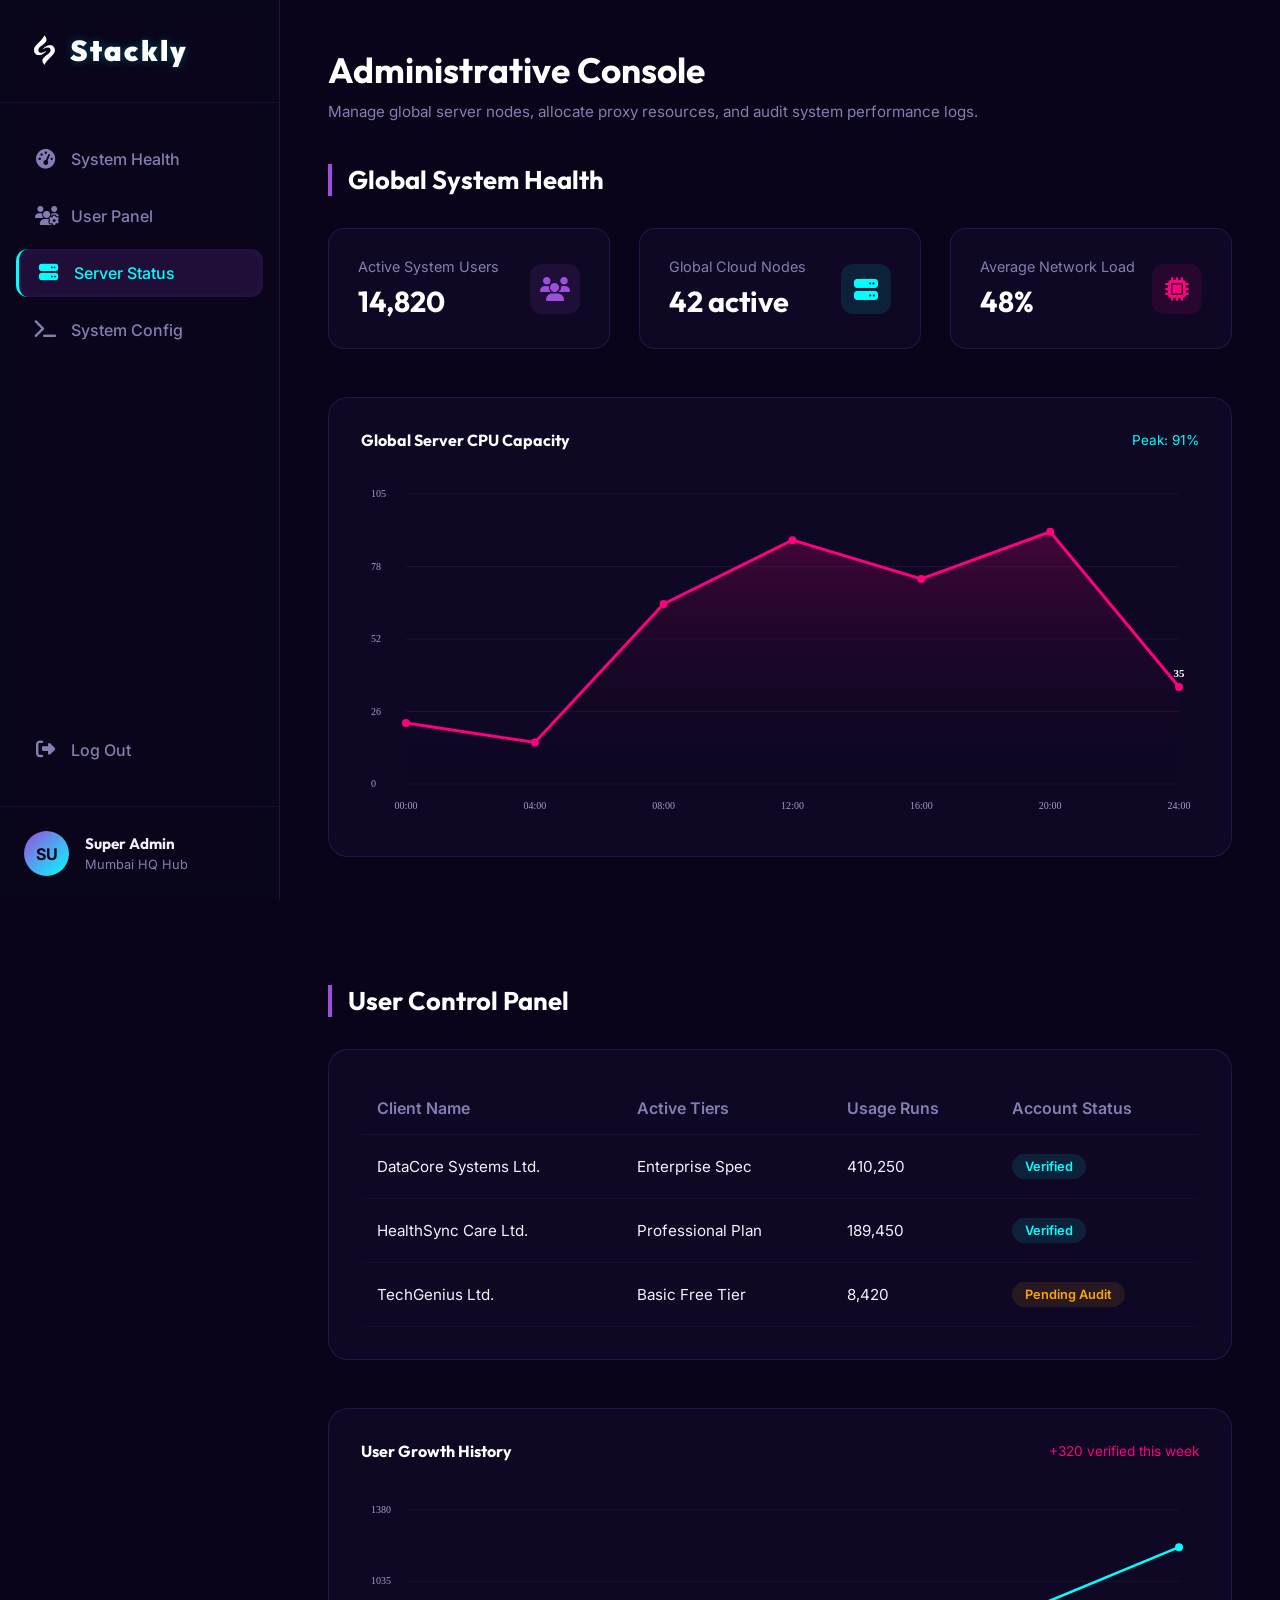
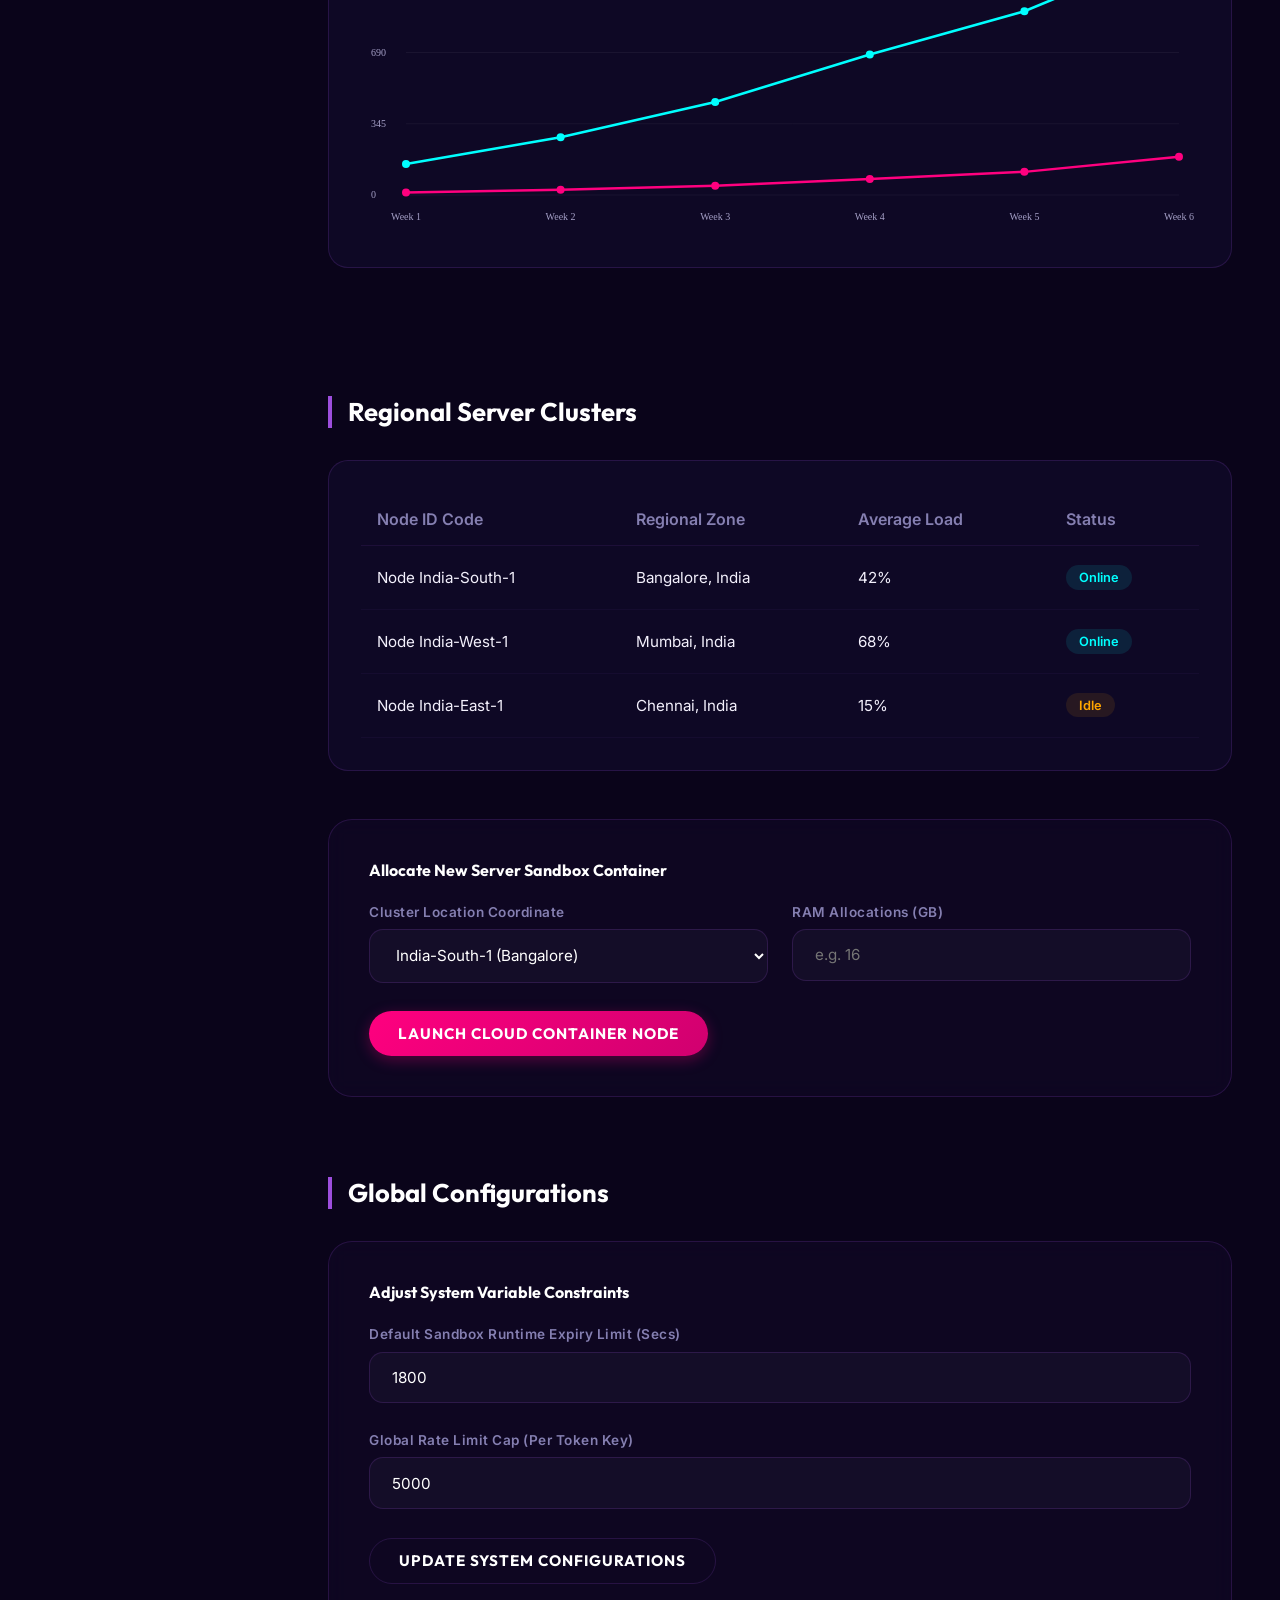
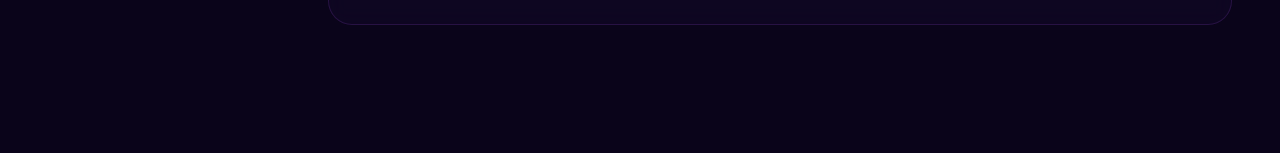
<file: admin-dashboard.html>
<!DOCTYPE html>
<html lang="en">
<head>
    <meta charset="UTF-8">
    <meta name="viewport" content="width=device-width, initial-scale=1.0">
    <title>Stackly</title>
    <link rel="stylesheet" href="https://cdnjs.cloudflare.com/ajax/libs/font-awesome/6.4.0/css/all.min.css">
    <link rel="stylesheet" href="css/style.css">
    <link rel="stylesheet" href="css/dashboard.css">
</head>
<body>

    <!-- Preloader -->
    <div id="preloader">
        <div class="loader-content">
            <div class="loader-logo"><img src="images/logo.webp" alt="Logo"> Stackly</div>
            <div class="loader-spinner"></div>
        </div>
    </div>

    <!-- Mobile sidebar toggler -->
    <div class="db-menu-toggle">
        <i class="fas fa-bars"></i>
    </div>

    <div class="dashboard-container">
        
        <!-- Sidebar Navigation -->
        <aside class="db-sidebar">
            <div class="db-brand">
                <a href="index.html" class="logo">
                    <img src="images/logo.webp" alt="Logo">
                    Stackly
                </a>
            </div>
            
            <ul class="db-menu">
                <li class="db-menu-item active"><a href="#db-health"><i class="fa-solid fa-gauge-high"></i> System Health</a></li>
                <li class="db-menu-item"><a href="#db-users"><i class="fa-solid fa-users-gear"></i> User Panel</a></li>
                <li class="db-menu-item"><a href="#db-servers"><i class="fa-solid fa-server"></i> Server Status</a></li>
                <li class="db-menu-item"><a href="#db-logs"><i class="fa-solid fa-terminal"></i> System Config</a></li>
                <li class="db-menu-item" style="margin-top: auto;"><a href="index.html"><i class="fa-solid fa-right-from-bracket"></i> Log Out</a></li>
            </ul>

            <div class="db-user-panel">
                <div class="db-user-avatar">SU</div>
                <div class="db-user-details">
                    <h5>Super Admin</h5>
                    <span>Mumbai HQ Hub</span>
                </div>
            </div>
        </aside>

        <!-- Right Side Viewport Workspace -->
        <main class="db-content">
            
            <!-- Dashboard Header Info -->
            <header style="position: static; padding: 0; background: transparent; backdrop-filter: none; border-bottom: none; display: flex; justify-content: space-between; align-items: center; margin-bottom: 2.5rem;" class="">
                <div class="db-title">
                    <h1>Administrative Console</h1>
                    <p style="color: var(--text-muted);">Manage global server nodes, allocate proxy resources, and audit system performance logs.</p>
                </div>
            </header>

            <!-- 1. System Health Section -->
            <section id="db-health" class="db-section" style="padding: 0;">
                <h3 class="db-sec-title">Global System Health</h3>
                
                <div class="db-grid">
                    <div class="stat-card">
                        <div class="stat-info">
                            <span>Active System Users</span>
                            <h3>14,820</h3>
                        </div>
                        <div class="stat-icon primary"><i class="fa-solid fa-users"></i></div>
                    </div>
                    <div class="stat-card">
                        <div class="stat-info">
                            <span>Global Cloud Nodes</span>
                            <h3>42 active</h3>
                        </div>
                        <div class="stat-icon secondary"><i class="fa-solid fa-server"></i></div>
                    </div>
                    <div class="stat-card">
                        <div class="stat-info">
                            <span>Average Network Load</span>
                            <h3>48%</h3>
                        </div>
                        <div class="stat-icon accent"><i class="fa-solid fa-microchip"></i></div>
                    </div>
                </div>

                <!-- Server load chart -->
                <div class="chart-panel">
                    <div class="chart-header">
                        <h4>Global Server CPU Capacity</h4>
                        <span style="font-size: 0.85rem; color: var(--secondary);">Peak: 91%</span>
                    </div>
                    <div class="chart-container">
                        <canvas id="adminServerChart"></canvas>
                    </div>
                </div>
            </section>

            <!-- 2. User Control Panel Section -->
            <section id="db-users" class="db-section" style="padding: 0;">
                <h3 class="db-sec-title">User Control Panel</h3>
                
                <div class="db-table-panel" style="margin-bottom: 3rem;">
                    <table class="db-table">
                        <thead>
                            <tr>
                                <th>Client Name</th>
                                <th>Active Tiers</th>
                                <th>Usage Runs</th>
                                <th>Account Status</th>
                            </tr>
                        </thead>
                        <tbody>
                            <tr>
                                <td>DataCore Systems Ltd.</td>
                                <td>Enterprise Spec</td>
                                <td>410,250</td>
                                <td><span class="status-badge active">Verified</span></td>
                            </tr>
                            <tr>
                                <td>HealthSync Care Ltd.</td>
                                <td>Professional Plan</td>
                                <td>189,450</td>
                                <td><span class="status-badge active">Verified</span></td>
                            </tr>
                            <tr>
                                <td>TechGenius Ltd.</td>
                                <td>Basic Free Tier</td>
                                <td>8,420</td>
                                <td><span class="status-badge pending">Pending Audit</span></td>
                            </tr>
                        </tbody>
                    </table>
                </div>

                <!-- User Growth Line Chart -->
                <div class="chart-panel">
                    <div class="chart-header">
                        <h4>User Growth History</h4>
                        <span style="font-size: 0.85rem; color: var(--accent);">+320 verified this week</span>
                    </div>
                    <div class="chart-container">
                        <canvas id="adminGrowthChart"></canvas>
                    </div>
                </div>
            </section>

            <!-- 3. Server Cluster Status Section -->
            <section id="db-servers" class="db-section" style="padding: 0;">
                <h3 class="db-sec-title">Regional Server Clusters</h3>
                
                <div class="db-table-panel" style="margin-bottom: 3rem;">
                    <table class="db-table">
                        <thead>
                            <tr>
                                <th>Node ID Code</th>
                                <th>Regional Zone</th>
                                <th>Average Load</th>
                                <th>Status</th>
                            </tr>
                        </thead>
                        <tbody>
                            <tr>
                                <td>Node India-South-1</td>
                                <td>Bangalore, India</td>
                                <td>42%</td>
                                <td><span class="status-badge active">Online</span></td>
                            </tr>
                            <tr>
                                <td>Node India-West-1</td>
                                <td>Mumbai, India</td>
                                <td>68%</td>
                                <td><span class="status-badge active">Online</span></td>
                            </tr>
                            <tr>
                                <td>Node India-East-1</td>
                                <td>Chennai, India</td>
                                <td>15%</td>
                                <td><span class="status-badge pending">Idle</span></td>
                            </tr>
                        </tbody>
                    </table>
                </div>

                <div class="glass-card">
                    <h4 style="margin-bottom: 1.5rem;">Allocate New Server Sandbox Container</h4>
                    <form>
                        <div style="display: grid; grid-template-columns: 1fr 1fr; gap: 1.5rem;" class="hero-grid">
                            <div class="form-group">
                                <label>Cluster Location Coordinate</label>
                                <select class="form-control" required>
                                    <option value="in-south">India-South-1 (Bangalore)</option>
                                    <option value="in-west">India-West-1 (Mumbai)</option>
                                    <option value="in-east">India-East-1 (Chennai)</option>
                                </select>
                            </div>
                            <div class="form-group">
                                <label>RAM Allocations (GB)</label>
                                <input type="number" placeholder="e.g. 16" class="form-control" required>
                            </div>
                        </div>
                        <button type="submit" class="btn btn-primary">Launch Cloud Container Node</button>
                    </form>
                </div>
            </section>

            <!-- 4. System Configurations Section -->
            <section id="db-logs" class="db-section" style="padding: 0;">
                <h3 class="db-sec-title">Global Configurations</h3>
                
                <div class="glass-card">
                    <h4 style="margin-bottom: 1.5rem;">Adjust System Variable Constraints</h4>
                    <form>
                        <div class="form-group">
                            <label>Default Sandbox Runtime Expiry Limit (Secs)</label>
                            <input type="number" value="1800" class="form-control" required>
                        </div>
                        <div class="form-group">
                            <label>Global Rate Limit Cap (Per Token Key)</label>
                            <input type="number" value="5000" class="form-control" required>
                        </div>
                        <button type="submit" class="btn btn-secondary">Update System Configurations</button>
                    </form>
                </div>
            </section>
        </main>
    </div>

    <!-- Scripts -->
    <script src="js/main.js"></script>
    <script src="js/dashboard.js"></script>
</body>
</html>
</file>
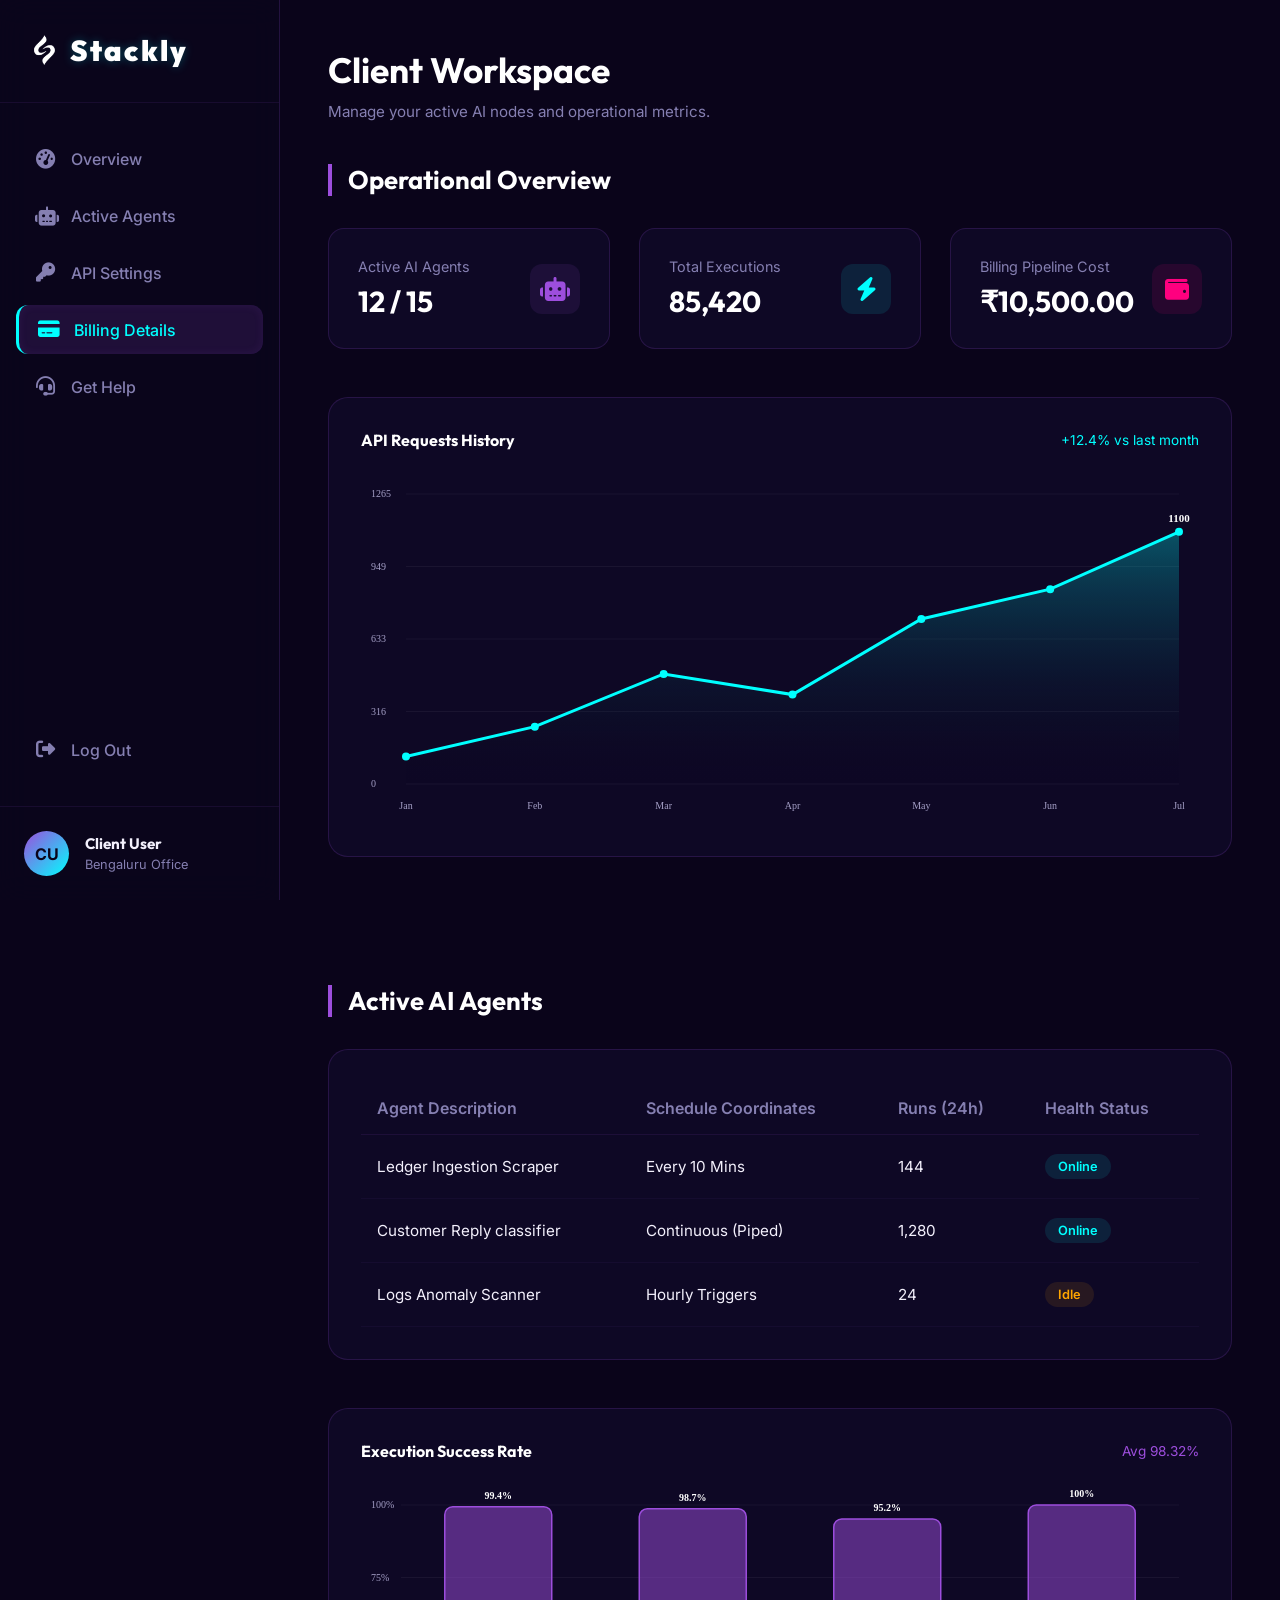
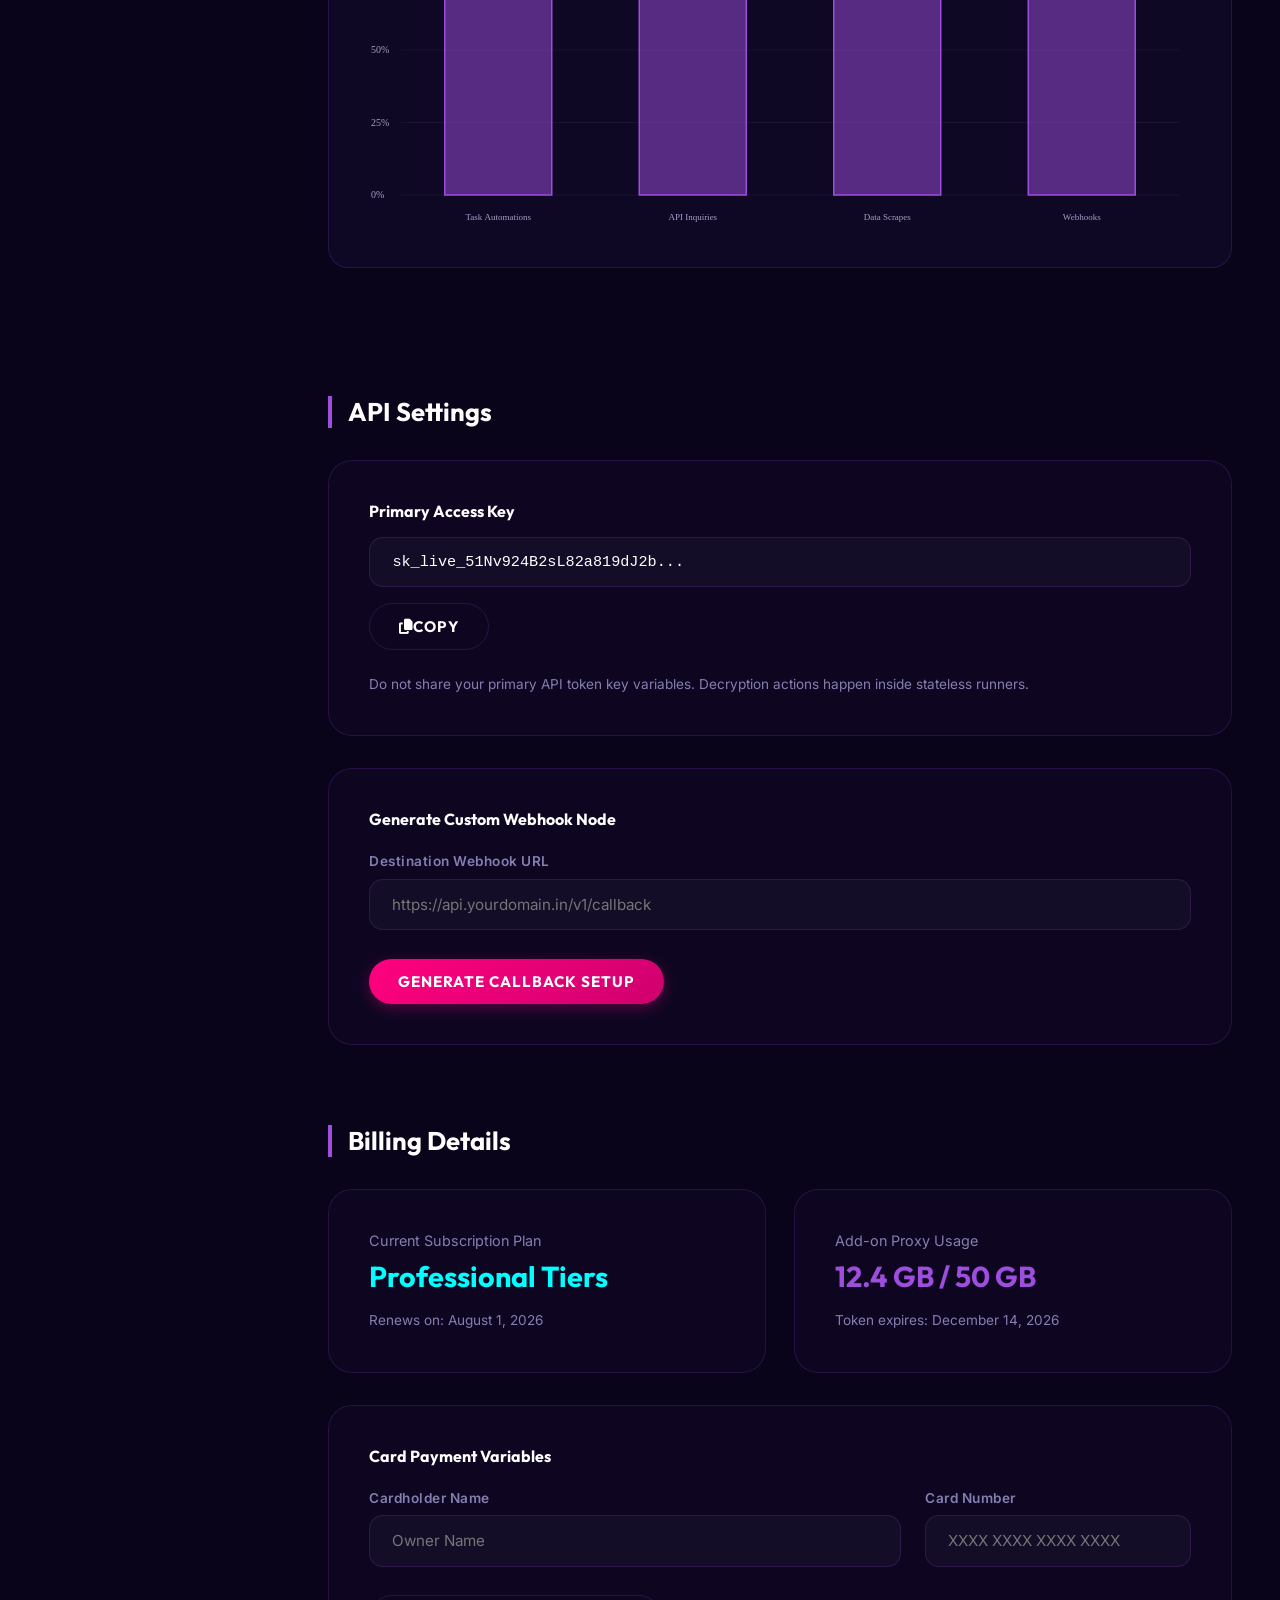
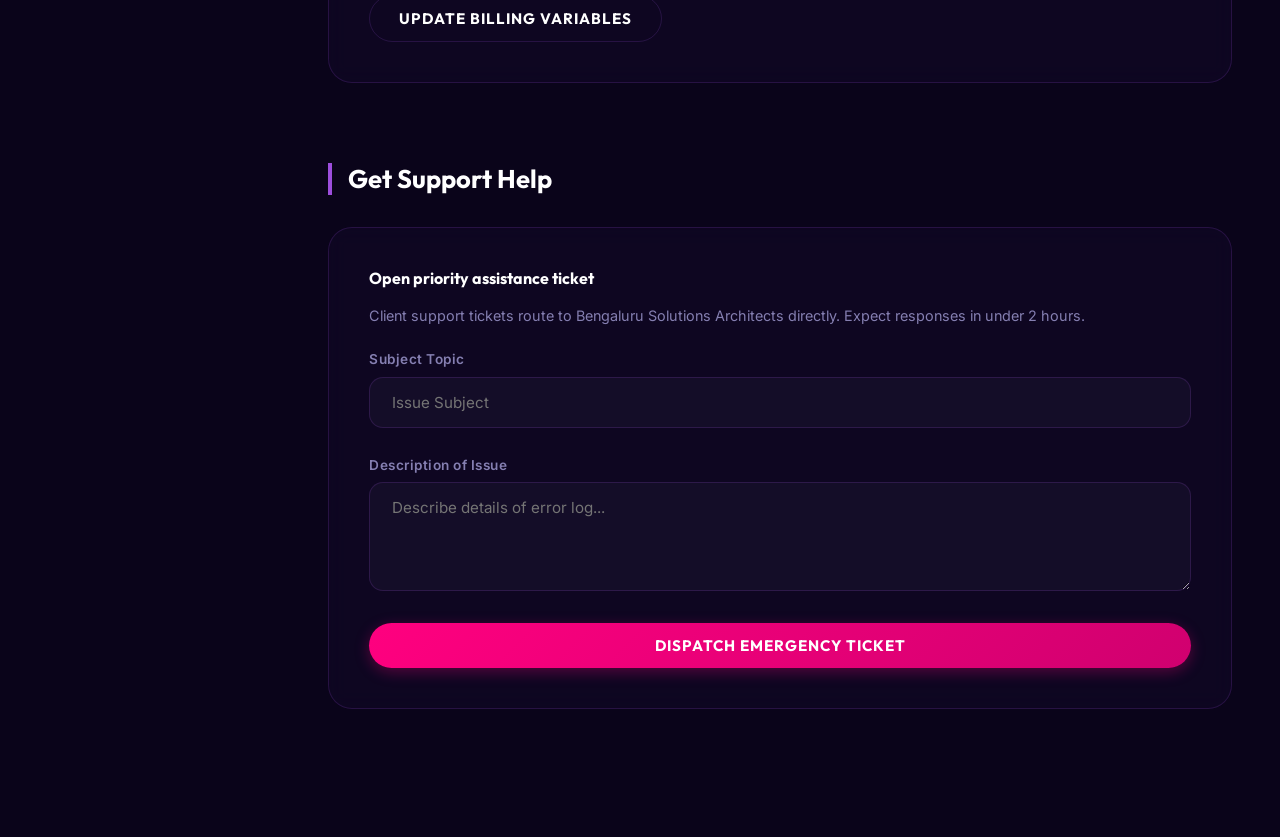
<file: client-dashboard.html>
<!DOCTYPE html>
<html lang="en">
<head>
    <meta charset="UTF-8">
    <meta name="viewport" content="width=device-width, initial-scale=1.0">
    <title>Stackly</title>
    <link rel="stylesheet" href="https://cdnjs.cloudflare.com/ajax/libs/font-awesome/6.4.0/css/all.min.css">
    <link rel="stylesheet" href="css/style.css">
    <link rel="stylesheet" href="css/dashboard.css">
</head>
<body>

    <!-- Preloader -->
    <div id="preloader">
        <div class="loader-content">
            <div class="loader-logo"><img src="images/logo.webp" alt="Logo"> Stackly</div>
            <div class="loader-spinner"></div>
        </div>
    </div>

    <!-- Mobile sidebar toggler -->
    <div class="db-menu-toggle">
        <i class="fas fa-bars"></i>
    </div>

    <div class="dashboard-container">
        
        <!-- Sidebar Navigation -->
        <aside class="db-sidebar">
            <div class="db-brand">
                <a href="index.html" class="logo">
                    <img src="images/logo.webp" alt="Logo">
                    Stackly
                </a>
            </div>
            
            <ul class="db-menu">
                <li class="db-menu-item active"><a href="#db-overview"><i class="fa-solid fa-gauge-high"></i> Overview</a></li>
                <li class="db-menu-item"><a href="#db-automations"><i class="fa-solid fa-robot"></i> Active Agents</a></li>
                <li class="db-menu-item"><a href="#db-api"><i class="fa-solid fa-key"></i> API Settings</a></li>
                <li class="db-menu-item"><a href="#db-billing"><i class="fa-solid fa-credit-card"></i> Billing Details</a></li>
                <li class="db-menu-item"><a href="#db-support"><i class="fa-solid fa-headset"></i> Get Help</a></li>
                <li class="db-menu-item" style="margin-top: auto;"><a href="index.html"><i class="fa-solid fa-right-from-bracket"></i> Log Out</a></li>
            </ul>

            <div class="db-user-panel">
                <div class="db-user-avatar">CU</div>
                <div class="db-user-details">
                    <h5>Client User</h5>
                    <span>Bengaluru Office</span>
                </div>
            </div>
        </aside>

        <!-- Right Side Viewport Main Workspace -->
        <main class="db-content">
            
            <!-- Dashboard Header Info -->
            <header style="position: static; padding: 0; background: transparent; backdrop-filter: none; border-bottom: none; display: flex; justify-content: space-between; align-items: center; margin-bottom: 2.5rem;" class="">
                <div class="db-title">
                    <h1>Client Workspace</h1>
                    <p style="color: var(--text-muted);">Manage your active AI nodes and operational metrics.</p>
                </div>
            </header>

            <!-- 1. Overview Section -->
            <section id="db-overview" class="db-section" style="padding: 0;">
                <h3 class="db-sec-title">Operational Overview</h3>
                
                <div class="db-grid">
                    <div class="stat-card">
                        <div class="stat-info">
                            <span>Active AI Agents</span>
                            <h3>12 / 15</h3>
                        </div>
                        <div class="stat-icon primary"><i class="fa-solid fa-robot"></i></div>
                    </div>
                    <div class="stat-card">
                        <div class="stat-info">
                            <span>Total Executions</span>
                            <h3>85,420</h3>
                        </div>
                        <div class="stat-icon secondary"><i class="fa-solid fa-bolt"></i></div>
                    </div>
                    <div class="stat-card">
                        <div class="stat-info">
                            <span>Billing Pipeline Cost</span>
                            <h3>₹10,500.00</h3>
                        </div>
                        <div class="stat-icon accent"><i class="fa-solid fa-wallet"></i></div>
                    </div>
                </div>

                <!-- API Usage Graph Panel -->
                <div class="chart-panel">
                    <div class="chart-header">
                        <h4>API Requests History</h4>
                        <span style="font-size: 0.85rem; color: var(--secondary);">+12.4% vs last month</span>
                    </div>
                    <div class="chart-container">
                        <canvas id="clientUsageChart"></canvas>
                    </div>
                </div>
            </section>

            <!-- 2. Active Automations Section -->
            <section id="db-automations" class="db-section" style="padding: 0;">
                <h3 class="db-sec-title">Active AI Agents</h3>
                
                <div class="db-table-panel" style="margin-bottom: 3rem;">
                    <table class="db-table">
                        <thead>
                            <tr>
                                <th>Agent Description</th>
                                <th>Schedule Coordinates</th>
                                <th>Runs (24h)</th>
                                <th>Health Status</th>
                            </tr>
                        </thead>
                        <tbody>
                            <tr>
                                <td>Ledger Ingestion Scraper</td>
                                <td>Every 10 Mins</td>
                                <td>144</td>
                                <td><span class="status-badge active">Online</span></td>
                            </tr>
                            <tr>
                                <td>Customer Reply classifier</td>
                                <td>Continuous (Piped)</td>
                                <td>1,280</td>
                                <td><span class="status-badge active">Online</span></td>
                            </tr>
                            <tr>
                                <td>Logs Anomaly Scanner</td>
                                <td>Hourly Triggers</td>
                                <td>24</td>
                                <td><span class="status-badge pending">Idle</span></td>
                            </tr>
                        </tbody>
                    </table>
                </div>

                <!-- Success Rate Graph Panel -->
                <div class="chart-panel">
                    <div class="chart-header">
                        <h4>Execution Success Rate</h4>
                        <span style="font-size: 0.85rem; color: var(--primary);">Avg 98.32%</span>
                    </div>
                    <div class="chart-container">
                        <canvas id="clientSuccessChart"></canvas>
                    </div>
                </div>
            </section>

            <!-- 3. API Settings Section -->
            <section id="db-api" class="db-section" style="padding: 0;">
                <h3 class="db-sec-title">API Settings</h3>
                
                <div class="glass-card" style="margin-bottom: 2rem;">
                    <h4 style="margin-bottom: 1rem;">Primary Access Key</h4>
                    <div style="display: flex; gap: 1rem; margin-bottom: 1.5rem; flex-wrap: wrap;">
                        <input type="text" value="sk_live_51Nv924B2sL82a819dJ2b..." class="form-control" style="flex-grow: 1; font-family: monospace;" readonly>
                        <button class="btn btn-secondary" onclick="alert('Key Copied!')"><i class="fa-solid fa-copy"></i> Copy</button>
                    </div>
                    <p style="font-size: 0.85rem;">Do not share your primary API token key variables. Decryption actions happen inside stateless runners.</p>
                </div>

                <div class="glass-card">
                    <h4 style="margin-bottom: 1.5rem;">Generate Custom Webhook Node</h4>
                    <form>
                        <div class="form-group">
                            <label>Destination Webhook URL</label>
                            <input type="url" placeholder="https://api.yourdomain.in/v1/callback" class="form-control" required>
                        </div>
                        <button type="submit" class="btn btn-primary">Generate Callback Setup</button>
                    </form>
                </div>
            </section>

            <!-- 4. Billing Details Section -->
            <section id="db-billing" class="db-section" style="padding: 0;">
                <h3 class="db-sec-title">Billing Details</h3>
                
                <div class="db-grid" style="margin-bottom: 2rem;">
                    <div class="glass-card">
                        <span style="color: var(--text-muted); font-size: 0.9rem;">Current Subscription Plan</span>
                        <h4 style="font-size: 1.8rem; margin: 0.5rem 0 1rem; color: var(--secondary);">Professional Tiers</h4>
                        <p style="font-size: 0.85rem;">Renews on: August 1, 2026</p>
                    </div>
                    <div class="glass-card">
                        <span style="color: var(--text-muted); font-size: 0.9rem;">Add-on Proxy Usage</span>
                        <h4 style="font-size: 1.8rem; margin: 0.5rem 0 1rem; color: var(--primary);">12.4 GB / 50 GB</h4>
                        <p style="font-size: 0.85rem;">Token expires: December 14, 2026</p>
                    </div>
                </div>

                <div class="glass-card">
                    <h4 style="margin-bottom: 1.5rem;">Card Payment Variables</h4>
                    <form>
                        <div style="display: grid; grid-template-columns: 2fr 1fr; gap: 1.5rem;" class="hero-grid">
                            <div class="form-group">
                                <label>Cardholder Name</label>
                                <input type="text" placeholder="Owner Name" class="form-control" required>
                            </div>
                            <div class="form-group">
                                <label>Card Number</label>
                                <input type="text" placeholder="XXXX XXXX XXXX XXXX" class="form-control" required>
                            </div>
                        </div>
                        <button type="submit" class="btn btn-secondary">Update Billing Variables</button>
                    </form>
                </div>
            </section>

            <!-- 5. Support Section -->
            <section id="db-support" class="db-section" style="padding: 0;">
                <h3 class="db-sec-title">Get Support Help</h3>
                
                <div class="glass-card">
                    <h4 style="margin-bottom: 1rem;">Open priority assistance ticket</h4>
                    <p style="margin-bottom: 1.5rem; font-size: 0.9rem;">Client support tickets route to Bengaluru Solutions Architects directly. Expect responses in under 2 hours.</p>
                    
                    <form>
                        <div class="form-group">
                            <label>Subject Topic</label>
                            <input type="text" placeholder="Issue Subject" class="form-control" required>
                        </div>
                        <div class="form-group">
                            <label>Description of Issue</label>
                            <textarea placeholder="Describe details of error log..." class="form-control" rows="4" required></textarea>
                        </div>
                        <button type="submit" class="btn btn-primary" style="width:100%;">Dispatch Emergency Ticket</button>
                    </form>
                </div>
            </section>
        </main>
    </div>

    <!-- Scripts -->
    <script src="js/main.js"></script>
    <script src="js/dashboard.js"></script>
</body>
</html>
</file>
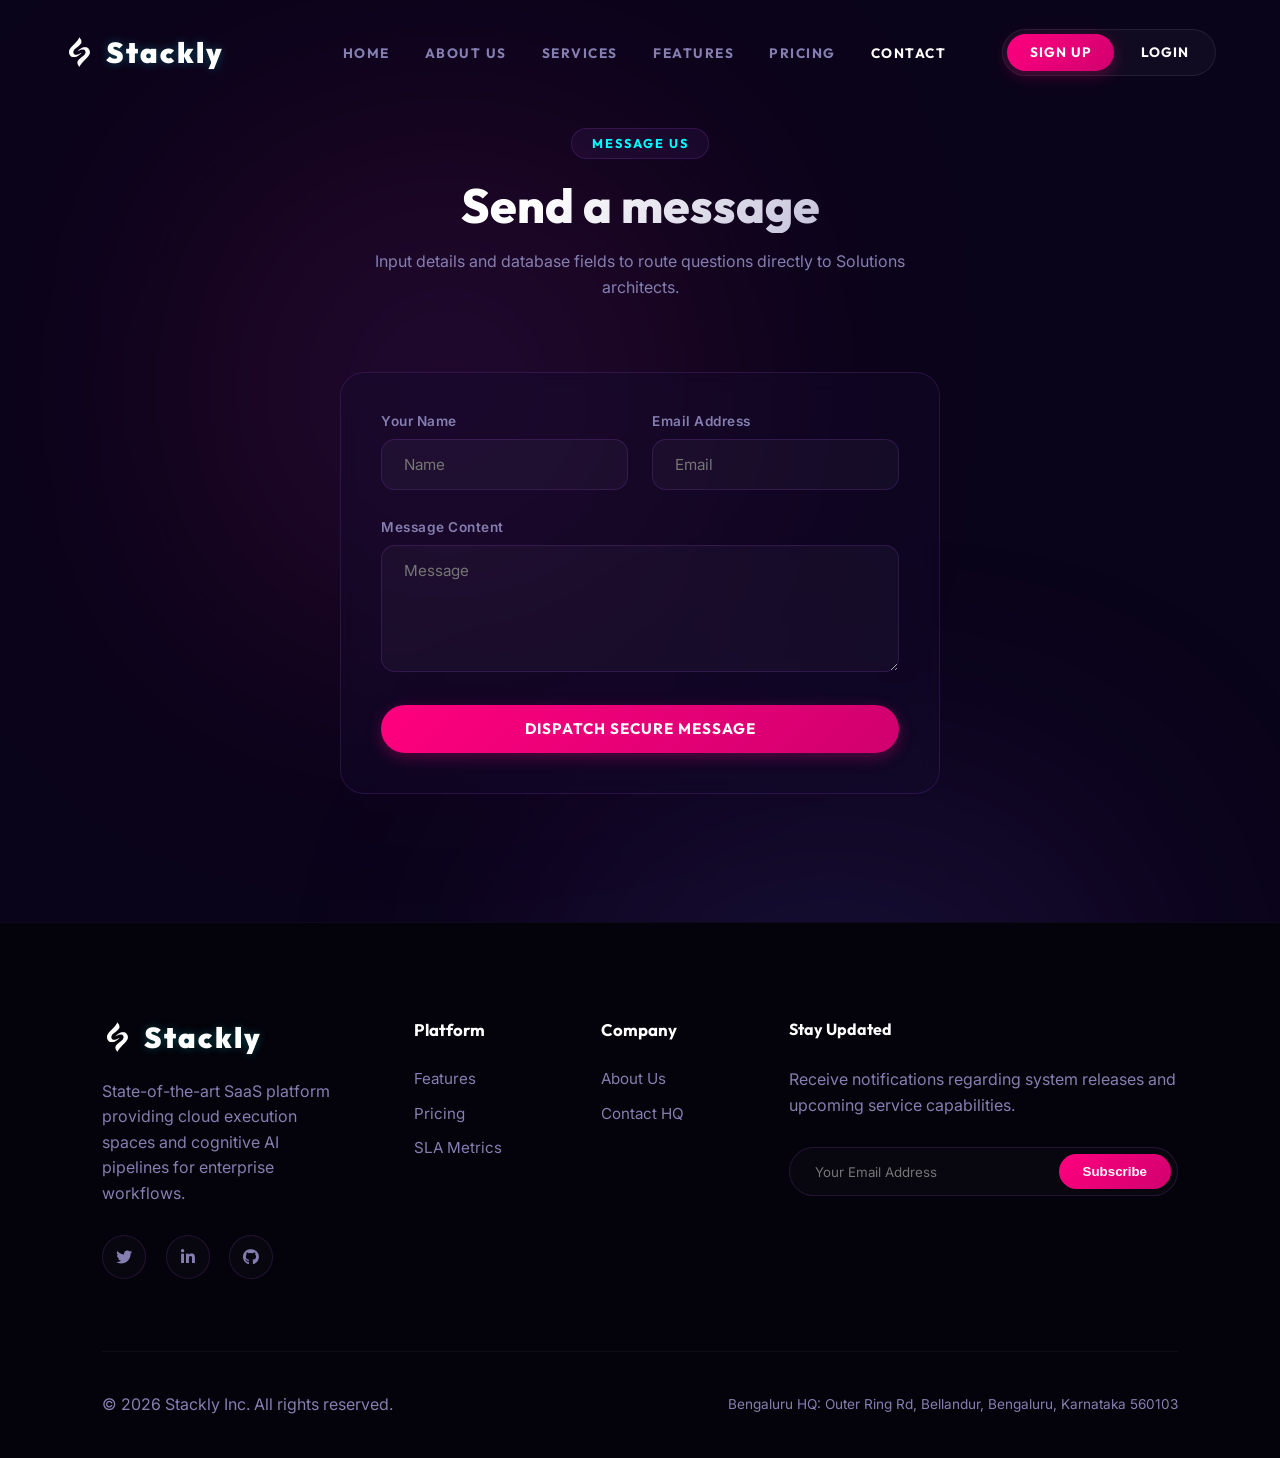
<file: contact.html>
<!DOCTYPE html>
<html lang="en">
<head>
    <meta charset="UTF-8">
    <meta name="viewport" content="width=device-width, initial-scale=1.0">
    <title>Stackly</title>
    <meta name="description" content="Reach Stackly’s Bengaluru HQ, Mumbai Office, or Chennai Zone. Schedule custom callback times.">
    <link rel="stylesheet" href="https://cdnjs.cloudflare.com/ajax/libs/font-awesome/6.4.0/css/all.min.css">
    <link rel="stylesheet" href="css/style.css">
</head>
<body>

    <!-- 1. Preloader Section -->
    <div id="preloader">
        <div class="loader-content">
            <div class="loader-logo"><img src="images/logo.webp" alt="Logo"> Stackly</div>
            <div class="loader-spinner"></div>
        </div>
    </div>

    <!-- Common Navigation Header -->
    <header>
        <a href="index.html" class="logo">
            <img src="images/logo.webp" alt="Logo">
            Stackly
        </a>
        <nav>
            <ul class="nav-links">
                <li><a href="index.html">Home</a></li>
                <li><a href="about.html">About Us</a></li>
                <li><a href="services.html">Services</a></li>
                <li><a href="features.html">Features</a></li>
                <li><a href="pricing.html">Pricing</a></li>
                <li><a href="contact.html" class="active">Contact</a></li>
            </ul>
            <div class="nav-ctas-pill">
                <a href="signup.html" class="btn-pill btn-pill-primary">Sign Up</a>
                <a href="login.html" class="btn-pill btn-pill-secondary">Login</a>
            </div>
        </nav>
        <div class="menu-toggle">
            <i class="fas fa-bars"></i>
        </div>
    </header>

   

    <!-- 4. Contact Message Form Section -->
    <section id="contact-form-section">
        <div class="sec-title-wrap">
            <div class="subtitle-badge">Message Us</div>
            <h2 class="sec-title">Send a message</h2>
            <p class="sec-desc">Input details and database fields to route questions directly to Solutions architects.</p>
        </div>
        <div style="max-width: 600px; margin: 0 auto;" class="glass-card">
            <form data-action="404.html">
                <div style="display: grid; grid-template-columns: 1fr 1fr; gap: 1.5rem;" class="hero-grid">
                    <div class="form-group">
                        <label>Your Name</label>
                        <input type="text" placeholder="Name" class="form-control" required>
                    </div>
                    <div class="form-group">
                        <label>Email Address</label>
                        <input type="email" placeholder="Email" class="form-control" required>
                    </div>
                </div>
                <div class="form-group">
                    <label>Message Content</label>
                    <textarea placeholder="Message" class="form-control" rows="5" required></textarea>
                </div>
                <button type="submit" class="btn btn-primary" style="width:100%; padding:0.9rem;">Dispatch Secure Message</button>
            </form>
        </div>
    </section>

   

    <!-- Common Footer -->
    <footer>
        <div class="footer-grid">
            <div class="footer-info">
                <a href="index.html" class="logo">
                    <img src="images/logo.webp" alt="Logo">
                    Stackly
                </a>
                <p>State-of-the-art SaaS platform providing cloud execution spaces and cognitive AI pipelines for enterprise workflows.</p>
                <div class="social-icons">
                    <a href="404.html"><i class="fa-brands fa-twitter"></i></a>
                    <a href="404.html"><i class="fa-brands fa-linkedin-in"></i></a>
                    <a href="404.html"><i class="fa-brands fa-github"></i></a>
                </div>
            </div>
            <div class="footer-links">
                <h4>Platform</h4>
                <ul>
                    <li><a href="features.html">Features</a></li>
                    <li><a href="pricing.html">Pricing</a></li>
                    <li><a href="services.html">SLA Metrics</a></li>
                </ul>
            </div>
            <div class="footer-links">
                <h4>Company</h4>
                <ul>
                    <li><a href="about.html">About Us</a></li>
                    <li><a href="contact.html">Contact HQ</a></li>
                </ul>
            </div>
            <div class="footer-newsletter">
                <h4>Stay Updated</h4>
                <p>Receive notifications regarding system releases and upcoming service capabilities.</p>
                <form class="newsletter-form">
                    <input type="email" placeholder="Your Email Address" required>
                    <button type="submit">Subscribe</button>
                </form>
            </div>
        </div>
        <div class="footer-bottom">
            <p>&copy; 2026 Stackly Inc. All rights reserved.</p>
            <p style="font-size: 0.85rem;">Bengaluru HQ: Outer Ring Rd, Bellandur, Bengaluru, Karnataka 560103</p>
        </div>
    </footer>

    <!-- Scripts -->
    <script src="js/main.js"></script>
    <script>
        // Custom map coordinate drawer
        const map = document.getElementById('map-canvas');
        if (map) {
            const ctx = map.getContext('2d');
            const width = map.width = map.offsetWidth || 600;
            const height = map.height = 300;

            ctx.clearRect(0,0,width,height);
            
            // Draw schematic grid
            ctx.strokeStyle = 'rgba(157, 78, 221, 0.15)';
            ctx.lineWidth = 1;
            for (let i = 0; i < width; i += 40) {
                ctx.beginPath();
                ctx.moveTo(i, 0);
                ctx.lineTo(i, height);
                ctx.stroke();
            }
            for (let j = 0; j < height; j += 40) {
                ctx.beginPath();
                ctx.moveTo(0, j);
                ctx.lineTo(width, j);
                ctx.stroke();
            }

            // Draw Bengaluru HQ locator point
            ctx.fillStyle = 'rgba(0, 255, 255, 0.2)';
            ctx.beginPath();
            ctx.arc(width/2, height/2, 45, 0, Math.PI * 2);
            ctx.fill();

            ctx.fillStyle = 'var(--secondary)';
            ctx.beginPath();
            ctx.arc(width/2, height/2, 10, 0, Math.PI * 2);
            ctx.fill();

            ctx.fillStyle = '#ffffff';
            ctx.font = 'bold 13px Inter';
            ctx.textAlign = 'center';
            ctx.fillText('Stackly Bengaluru HQ', width/2, height/2 - 20);
        }

        // Toggle pricing classes in faq
        const faqItems = document.querySelectorAll('.faq-item');
        faqItems.forEach(it => {
            it.addEventListener('click', () => {
                const ans = it.querySelector('.faq-answer');
                const icon = it.querySelector('.faq-question i');
                if (ans) {
                    if (ans.style.display === 'block') {
                        ans.style.display = 'none';
                        if (icon) icon.className = 'fas fa-plus';
                    } else {
                        ans.style.display = 'block';
                        if (icon) icon.className = 'fas fa-minus';
                    }
                }
            });
        });
    </script>
</body>
</html>
</file>
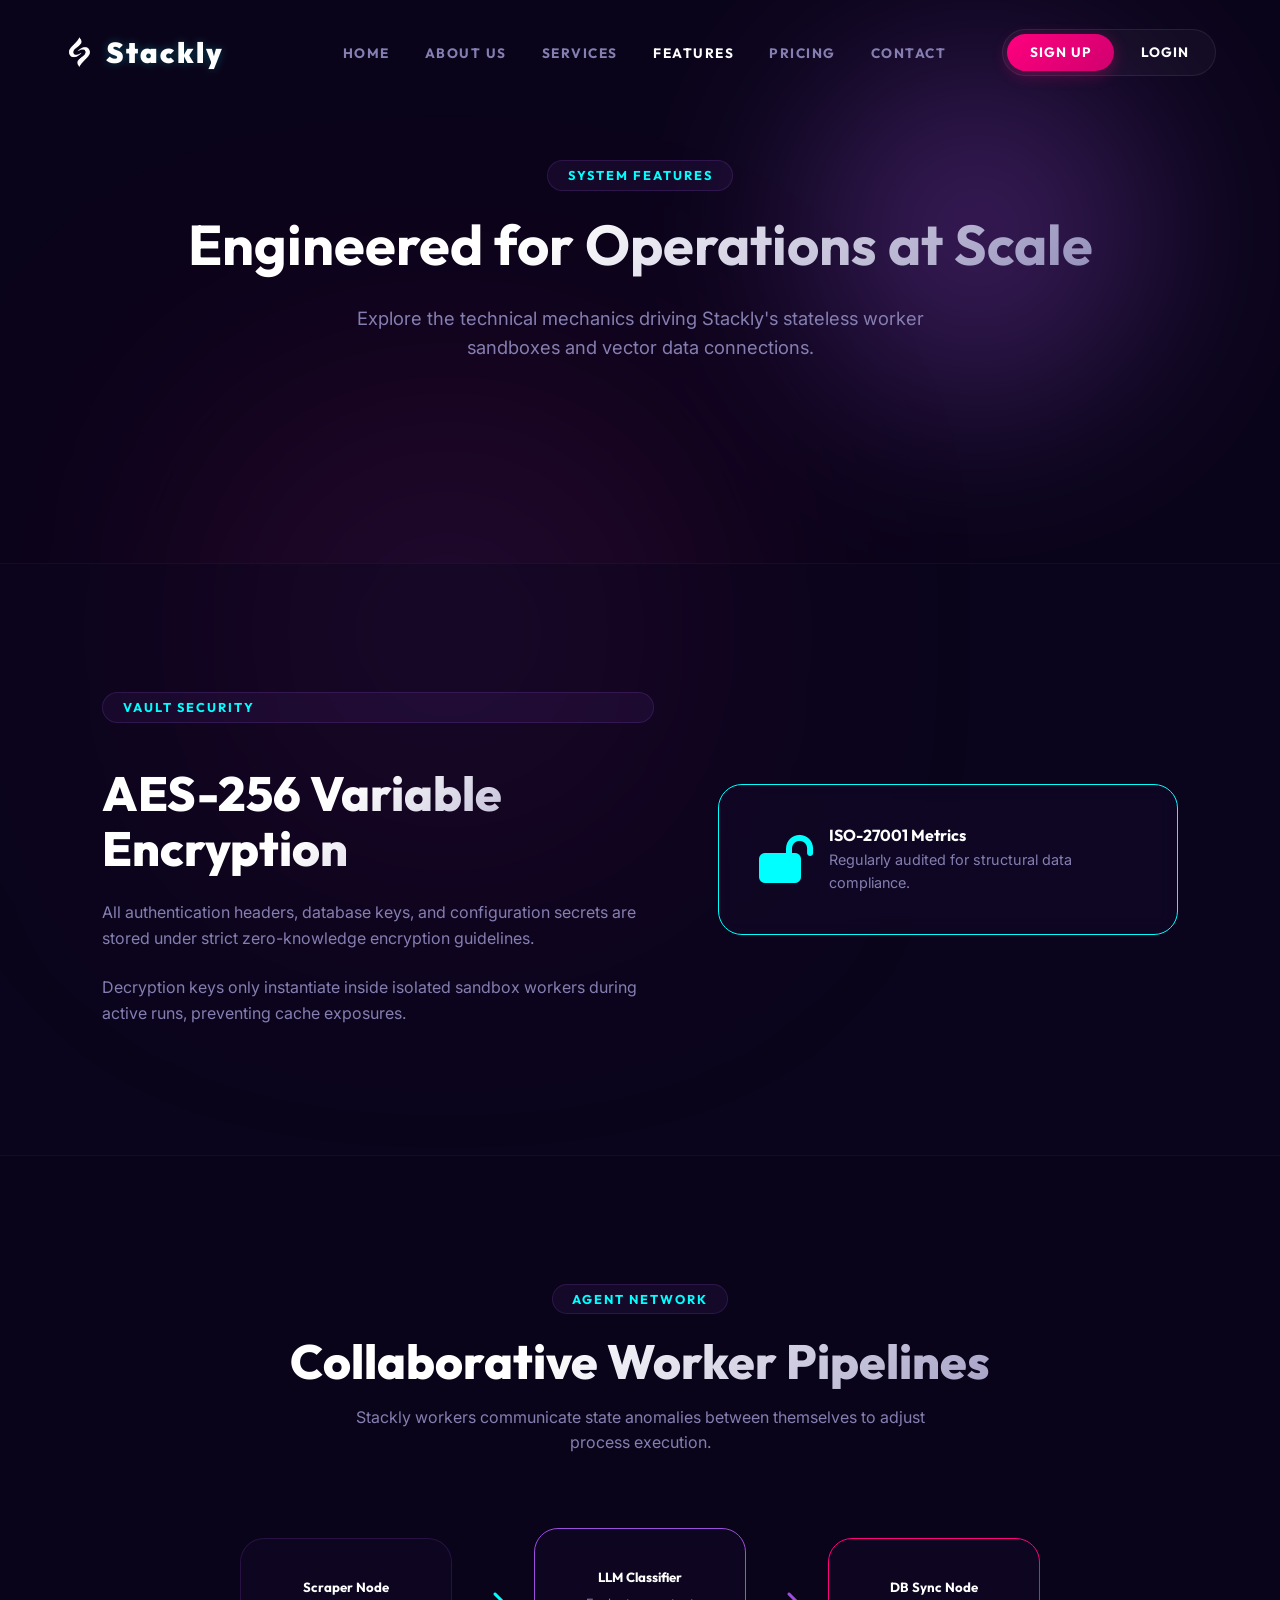
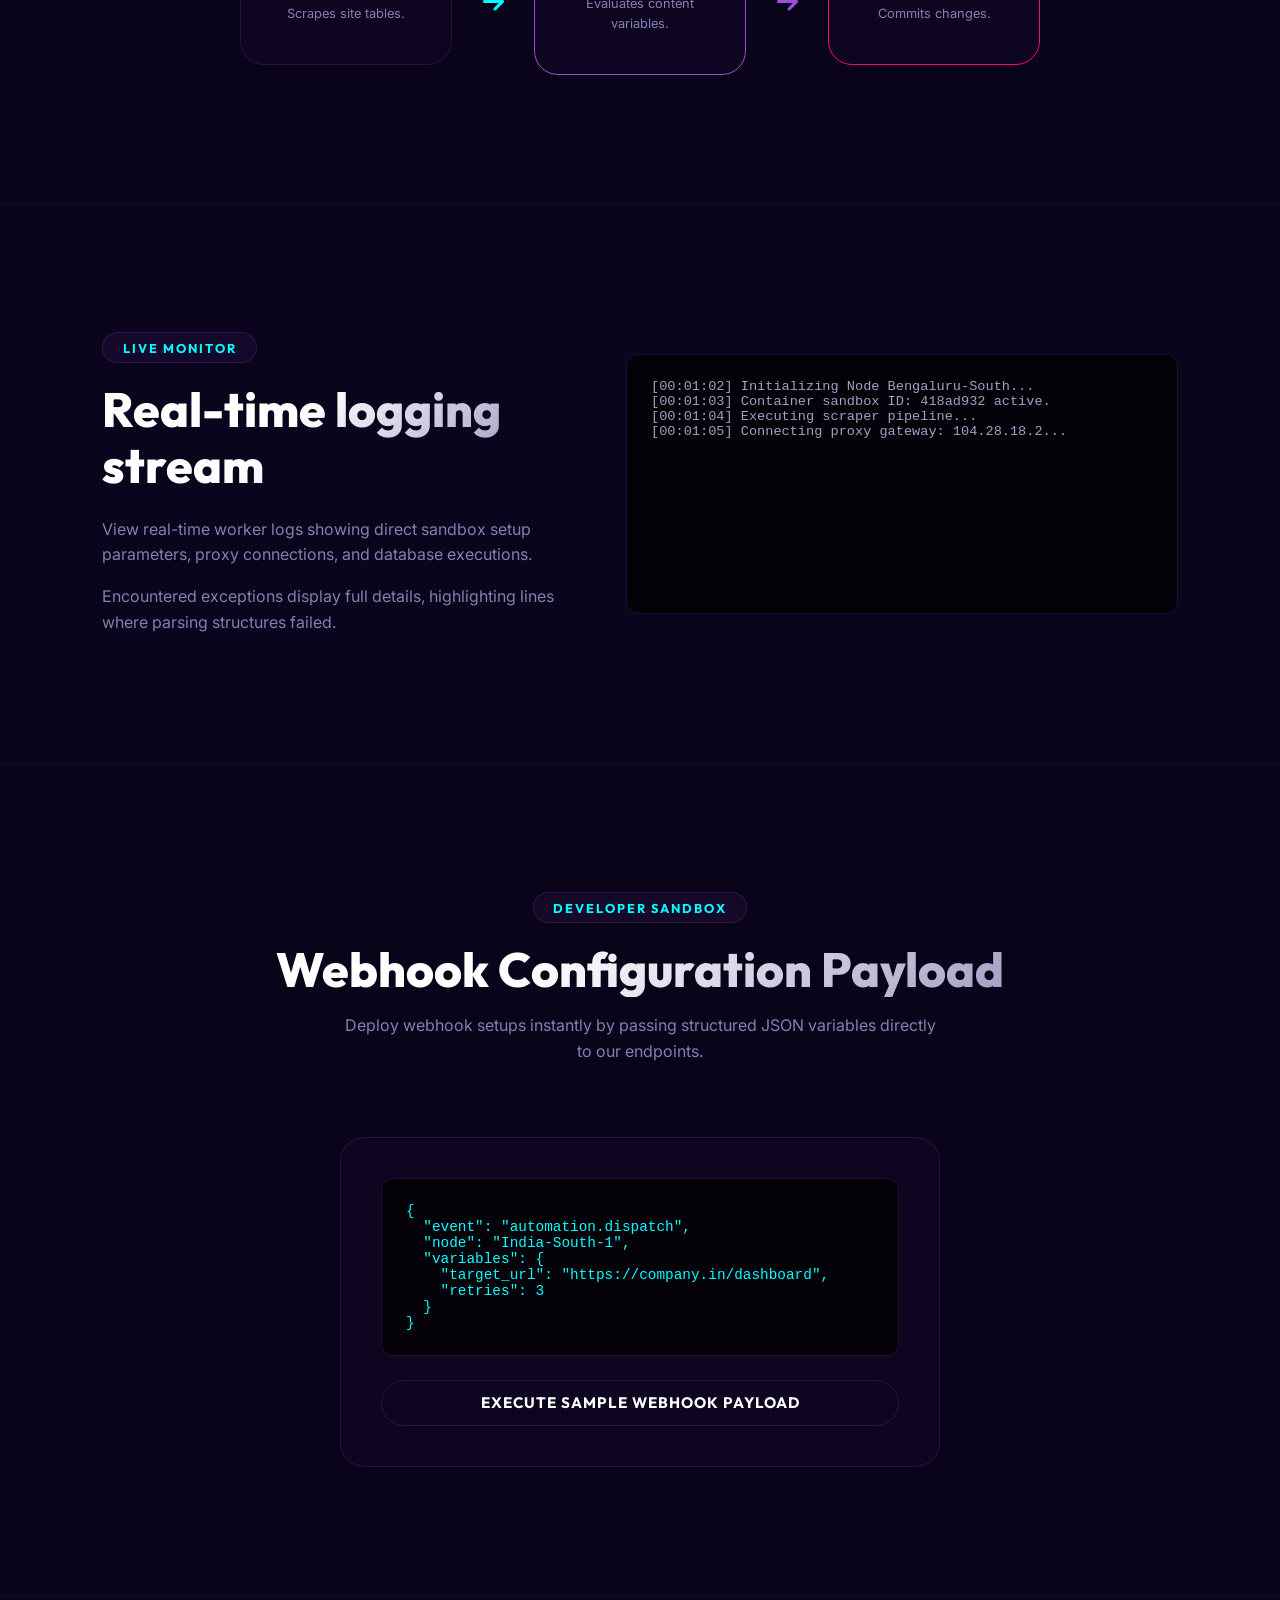
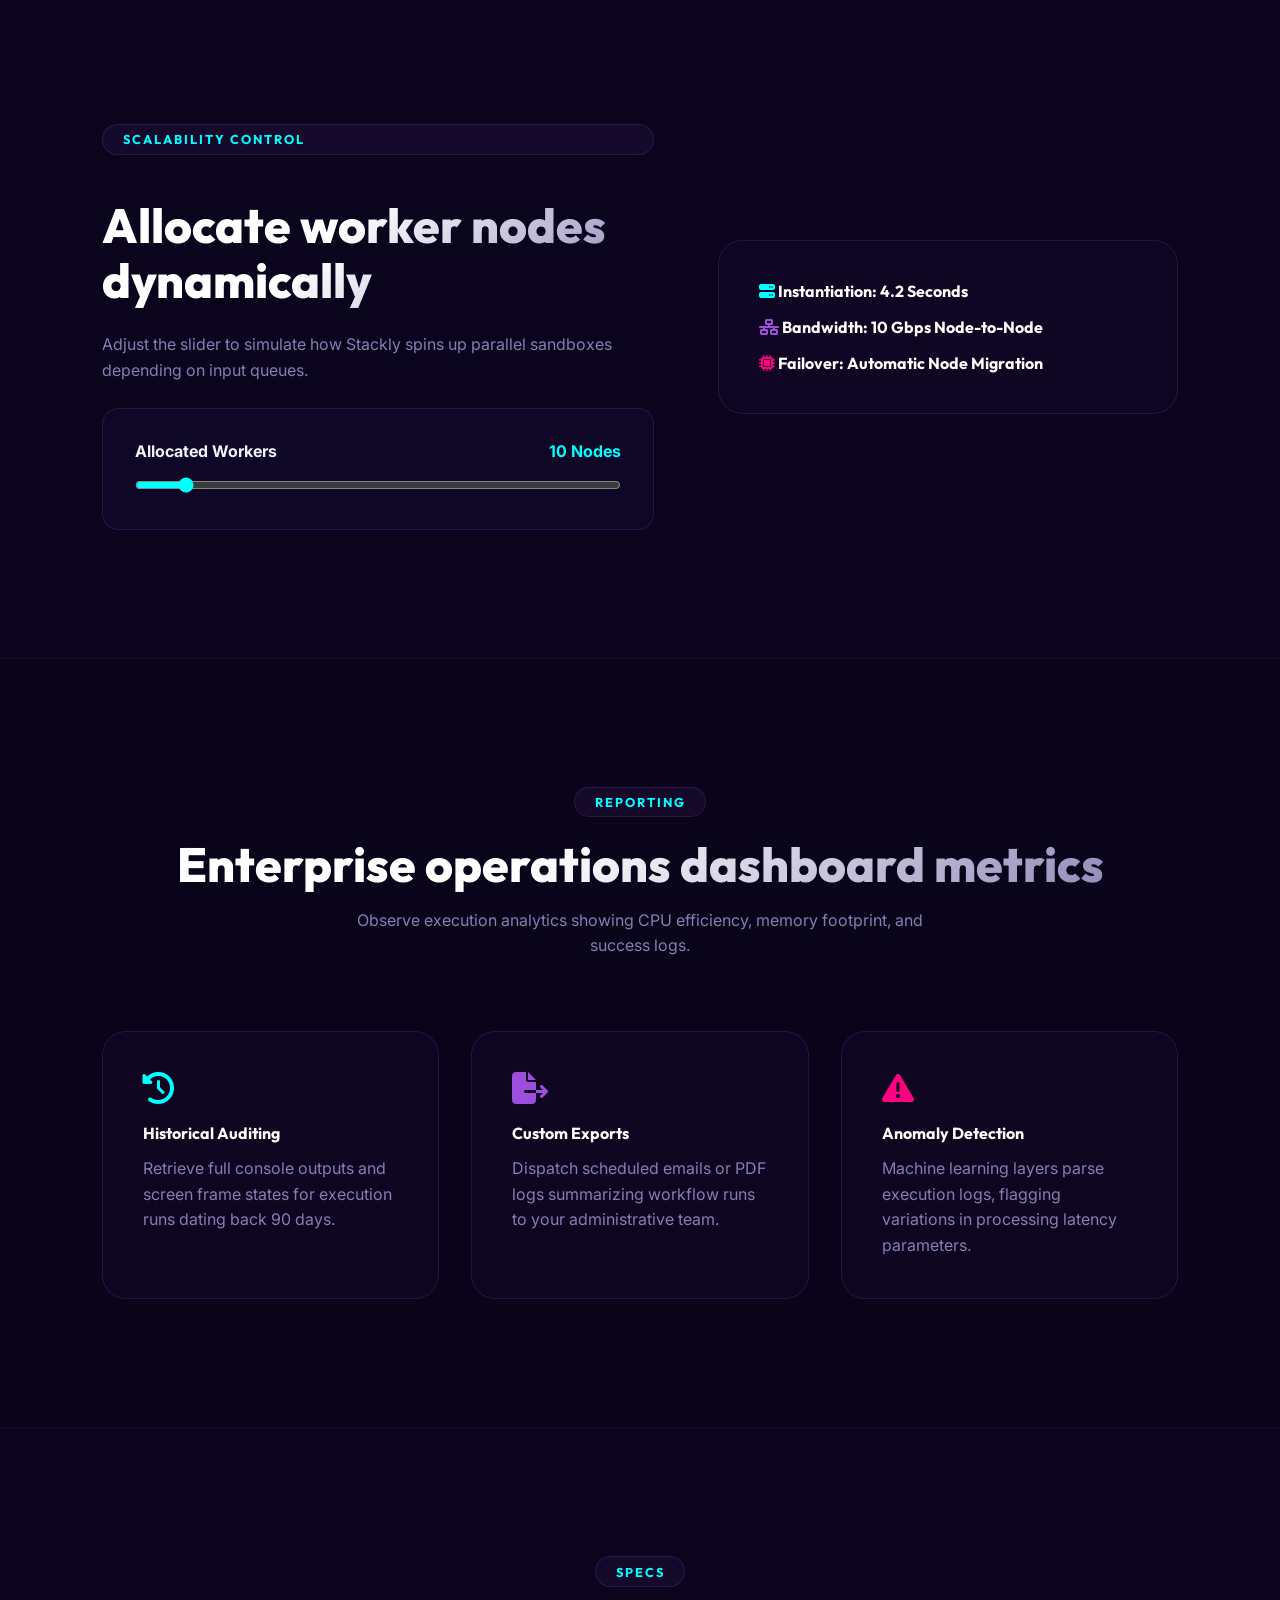
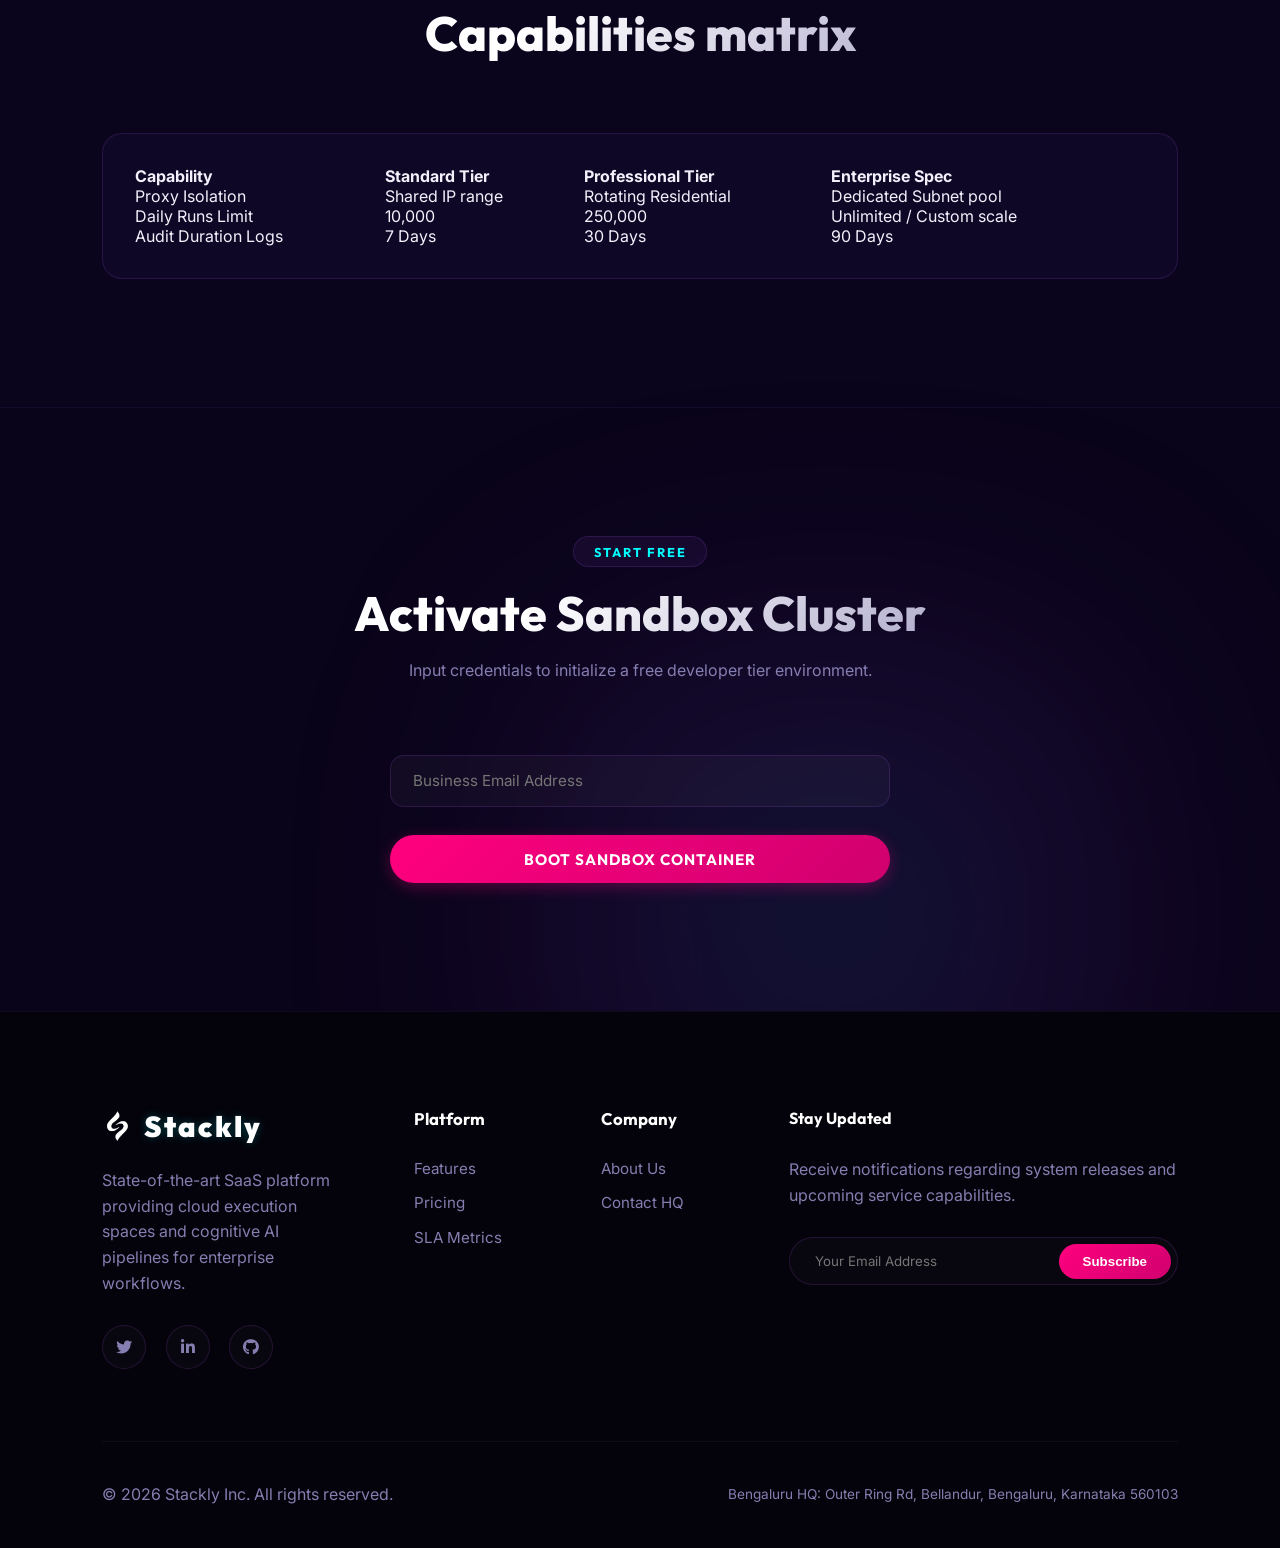
<file: features.html>
<!DOCTYPE html>
<html lang="en">
<head>
    <meta charset="UTF-8">
    <meta name="viewport" content="width=device-width, initial-scale=1.0">
    <title>Stackly</title>
    <meta name="description" content="Deep-dive into Stackly’s technical features, proxy layers, and JSON workflows.">
    <link rel="stylesheet" href="https://cdnjs.cloudflare.com/ajax/libs/font-awesome/6.4.0/css/all.min.css">
    <link rel="stylesheet" href="css/style.css">
</head>
<body>

    <!-- 1. Preloader Section -->
    <div id="preloader">
        <div class="loader-content">
            <div class="loader-logo"><img src="images/logo.webp" alt="Logo"> Stackly</div>
            <div class="loader-spinner"></div>
        </div>
    </div>

    <!-- Common Navigation Header -->
    <header>
        <a href="index.html" class="logo">
            <img src="images/logo.webp" alt="Logo">
            Stackly
        </a>
        <nav>
            <ul class="nav-links">
                <li><a href="index.html">Home</a></li>
                <li><a href="about.html">About Us</a></li>
                <li><a href="services.html">Services</a></li>
                <li><a href="features.html" class="active">Features</a></li>
                <li><a href="pricing.html">Pricing</a></li>
                <li><a href="contact.html">Contact</a></li>
            </ul>
            <div class="nav-ctas-pill">
                <a href="signup.html" class="btn-pill btn-pill-primary">Sign Up</a>
                <a href="login.html" class="btn-pill btn-pill-secondary">Login</a>
            </div>
        </nav>
        <div class="menu-toggle">
            <i class="fas fa-bars"></i>
        </div>
    </header>

    <!-- 2. Features Hero Section -->
    <section id="features-hero" style="padding-top: 10rem; text-align: center;">
        <div class="glow-dot" style="top: 10%; right: 10%; width: 350px; height: 350px;"></div>
        <div class="sec-title-wrap">
            <div class="subtitle-badge">System Features</div>
            <h1 style="font-size: 3.5rem; background: linear-gradient(135deg, #ffffff 40%, var(--text-muted)); background-clip: text; -webkit-text-fill-color: transparent; margin-bottom: 1.5rem;">Engineered for Operations at Scale</h1>
            <p class="sec-desc" style="font-size: 1.15rem;">Explore the technical mechanics driving Stackly's stateless worker sandboxes and vector data connections.</p>
        </div>
    </section>

    <!-- 3. Secure Shield Vault Section -->
    <section id="security-vault" style="background: rgba(12, 7, 30, 0.4); border-top: 1px solid rgba(157, 78, 221, 0.08); border-bottom: 1px solid rgba(157, 78, 221, 0.08);">
        <div style="display: grid; grid-template-columns: 1.2fr 1fr; gap: 4rem; align-items: center;" class="hero-grid">
            <div style="display: flex; flex-direction: column; gap: 1.5rem;">
                <div class="subtitle-badge">Vault Security</div>
                <h2 class="sec-title" style="text-align: left; margin-bottom: 0;">AES-256 Variable Encryption</h2>
                <p>All authentication headers, database keys, and configuration secrets are stored under strict zero-knowledge encryption guidelines.</p>
                <p>Decryption keys only instantiate inside isolated sandbox workers during active runs, preventing cache exposures.</p>
            </div>
            <div class="glass-card" style="display: flex; gap: 1rem; align-items: center; border-color: var(--secondary);">
                <i class="fa-solid fa-lock-open" style="font-size: 3rem; color: var(--secondary);"></i>
                <div>
                    <h4 style="margin-bottom: 0.2rem;">ISO-27001 Metrics</h4>
                    <p style="font-size: 0.9rem;">Regularly audited for structural data compliance.</p>
                </div>
            </div>
        </div>
    </section>

    <!-- 4. Multi-Agent Flowchart Section -->
    <section id="flowchart-section">
        <div class="sec-title-wrap">
            <div class="subtitle-badge">Agent Network</div>
            <h2 class="sec-title">Collaborative Worker Pipelines</h2>
            <p class="sec-desc">Stackly workers communicate state anomalies between themselves to adjust process execution.</p>
        </div>
        <div style="max-width: 800px; margin: 0 auto; display: grid; grid-template-columns: 1fr 50px 1fr 50px 1fr; gap: 1rem; align-items: center; text-align: center;" class="hero-grid">
            <div class="glass-card">
                <h5>Scraper Node</h5>
                <p style="font-size: 0.8rem; margin-top: 0.5rem;">Scrapes site tables.</p>
            </div>
            <div style="font-size: 1.5rem; color: var(--secondary);"><i class="fa-solid fa-arrow-right"></i></div>
            <div class="glass-card" style="border-color: var(--primary);">
                <h5>LLM Classifier</h5>
                <p style="font-size: 0.8rem; margin-top: 0.5rem;">Evaluates content variables.</p>
            </div>
            <div style="font-size: 1.5rem; color: var(--primary);"><i class="fa-solid fa-arrow-right"></i></div>
            <div class="glass-card" style="border-color: var(--accent);">
                <h5>DB Sync Node</h5>
                <p style="font-size: 0.8rem; margin-top: 0.5rem;">Commits changes.</p>
            </div>
        </div>
    </section>

    <!-- 5. Terminal Emulator Log Section -->
    <section id="terminal-section" style="background: rgba(12, 7, 30, 0.4); border-top: 1px solid rgba(157, 78, 221, 0.08); border-bottom: 1px solid rgba(157, 78, 221, 0.08);">
        <div style="display: grid; grid-template-columns: 1fr 1.2fr; gap: 4rem; align-items: center;" class="hero-grid">
            <div>
                <div class="subtitle-badge">Live Monitor</div>
                <h2 class="sec-title" style="text-align: left; margin-bottom: 1.5rem;">Real-time logging stream</h2>
                <p style="margin-bottom: 1rem;">View real-time worker logs showing direct sandbox setup parameters, proxy connections, and database executions.</p>
                <p>Encountered exceptions display full details, highlighting lines where parsing structures failed.</p>
            </div>
            <div style="background: #030107; border: 1px solid var(--border-color); border-radius: 12px; padding: 1.5rem; font-family: monospace; font-size: 0.85rem; height: 260px; overflow-y: auto; color: #a49fc6;" id="terminal-logs">
                <div>[00:01:02] Initializing Node Bengaluru-South...</div>
                <div>[00:01:03] Container sandbox ID: 418ad932 active.</div>
                <div>[00:01:04] Executing scraper pipeline...</div>
            </div>
        </div>
    </section>

    <!-- 6. Webhooks Code Sandbox Section -->
    <section id="code-sandbox">
        <div class="sec-title-wrap">
            <div class="subtitle-badge">Developer Sandbox</div>
            <h2 class="sec-title">Webhook Configuration Payload</h2>
            <p class="sec-desc">Deploy webhook setups instantly by passing structured JSON variables directly to our endpoints.</p>
        </div>
        <div style="max-width: 600px; margin: 0 auto;" class="glass-card">
            <div style="background: #030107; border: 1px solid var(--border-color); border-radius: 12px; padding: 1.5rem; font-family: monospace; font-size: 0.9rem; color: var(--secondary); margin-bottom: 1.5rem;">
<pre>{
  "event": "automation.dispatch",
  "node": "India-South-1",
  "variables": {
    "target_url": "https://company.in/dashboard",
    "retries": 3
  }
}</pre>
            </div>
            <button type="button" class="btn btn-secondary" style="width: 100%;" onclick="alert('Webhook simulated! Output routed to 404.')">Execute Sample Webhook Payload</button>
        </div>
    </section>

    <!-- 7. Cloud Nodes Allocator Section -->
    <section id="node-allocator" style="background: rgba(12, 7, 30, 0.4); border-top: 1px solid rgba(157, 78, 221, 0.08); border-bottom: 1px solid rgba(157, 78, 221, 0.08);">
        <div style="display: grid; grid-template-columns: 1.2fr 1fr; gap: 4rem; align-items: center;" class="hero-grid">
            <div style="display: flex; flex-direction: column; gap: 1.5rem;">
                <div class="subtitle-badge">Scalability Control</div>
                <h2 class="sec-title" style="text-align: left; margin-bottom: 0;">Allocate worker nodes dynamically</h2>
                <p>Adjust the slider to simulate how Stackly spins up parallel sandboxes depending on input queues.</p>
                <div style="background: var(--bg-card); border: 1px solid var(--border-color); border-radius: 16px; padding: 2rem;">
                    <div style="display: flex; justify-content: space-between; margin-bottom: 1rem;">
                        <strong>Allocated Workers</strong>
                        <strong style="color: var(--secondary);" id="allocated-count">10 Nodes</strong>
                    </div>
                    <input type="range" min="1" max="100" value="10" class="roi-slider" id="allocator-slider" style="width: 100%; accent-color: var(--secondary); cursor: pointer;">
                </div>
            </div>
            <div class="glass-card" style="display: flex; flex-direction: column; gap: 1rem;">
                <h4><i class="fa-solid fa-server" style="color: var(--secondary);"></i> Instantiation: 4.2 Seconds</h4>
                <h4><i class="fa-solid fa-network-wired" style="color: var(--primary);"></i> Bandwidth: 10 Gbps Node-to-Node</h4>
                <h4><i class="fa-solid fa-microchip" style="color: var(--accent);"></i> Failover: Automatic Node Migration</h4>
            </div>
        </div>
    </section>

    <!-- 8. Enterprise Metrics Reporting Section -->
    <section id="metrics-reports">
        <div class="sec-title-wrap">
            <div class="subtitle-badge">Reporting</div>
            <h2 class="sec-title">Enterprise operations dashboard metrics</h2>
            <p class="sec-desc">Observe execution analytics showing CPU efficiency, memory footprint, and success logs.</p>
        </div>
        <div style="display: grid; grid-template-columns: repeat(auto-fit, minmax(280px, 1fr)); gap: 2rem;">
            <div class="glass-card">
                <i class="fa-solid fa-clock-rotate-left" style="font-size: 2rem; color: var(--secondary); margin-bottom: 1.2rem;"></i>
                <h4 style="margin-bottom: 0.8rem;">Historical Auditing</h4>
                <p>Retrieve full console outputs and screen frame states for execution runs dating back 90 days.</p>
            </div>
            <div class="glass-card">
                <i class="fa-solid fa-file-export" style="font-size: 2rem; color: var(--primary); margin-bottom: 1.2rem;"></i>
                <h4 style="margin-bottom: 0.8rem;">Custom Exports</h4>
                <p>Dispatch scheduled emails or PDF logs summarizing workflow runs to your administrative team.</p>
            </div>
            <div class="glass-card">
                <i class="fa-solid fa-triangle-exclamation" style="font-size: 2rem; color: var(--accent); margin-bottom: 1.2rem;"></i>
                <h4 style="margin-bottom: 0.8rem;">Anomaly Detection</h4>
                <p>Machine learning layers parse execution logs, flagging variations in processing latency parameters.</p>
            </div>
        </div>
    </section>

    <!-- 9. Feature Comparison checklist matrix Section -->
    <section id="features-table" style="background: rgba(12, 7, 30, 0.4); border-top: 1px solid rgba(157, 78, 221, 0.08); border-bottom: 1px solid rgba(157, 78, 221, 0.08);">
        <div class="sec-title-wrap">
            <div class="subtitle-badge">Specs</div>
            <h2 class="sec-title">Capabilities matrix</h2>
        </div>
        <div style="overflow-x: auto; background: var(--bg-card); border: 1px solid var(--border-color); border-radius: 20px; padding: 2rem;">
            <table style="width: 100%; border-collapse: collapse; text-align: left;" class="db-table">
                <thead>
                    <tr>
                        <th>Capability</th>
                        <th>Standard Tier</th>
                        <th>Professional Tier</th>
                        <th>Enterprise Spec</th>
                    </tr>
                </thead>
                <tbody>
                    <tr>
                        <td>Proxy Isolation</td>
                        <td>Shared IP range</td>
                        <td>Rotating Residential</td>
                        <td>Dedicated Subnet pool</td>
                    </tr>
                    <tr>
                        <td>Daily Runs Limit</td>
                        <td>10,000</td>
                        <td>250,000</td>
                        <td>Unlimited / Custom scale</td>
                    </tr>
                    <tr>
                        <td>Audit Duration Logs</td>
                        <td>7 Days</td>
                        <td>30 Days</td>
                        <td>90 Days</td>
                    </tr>
                </tbody>
            </table>
        </div>
    </section>

    <!-- 10. Feature Sandbox activation form Section -->
    <section id="activation-cta">
        <div class="sec-title-wrap">
            <div class="subtitle-badge">Start Free</div>
            <h2 class="sec-title">Activate Sandbox Cluster</h2>
            <p class="sec-desc">Input credentials to initialize a free developer tier environment.</p>
        </div>
        <div style="max-width: 500px; margin: 0 auto;">
            <form data-action="signup.html">
                <div class="form-group">
                    <input type="email" placeholder="Business Email Address" class="form-control" required>
                </div>
                <button type="submit" class="btn btn-primary" style="width: 100%; padding: 0.9rem;">Boot Sandbox Container</button>
            </form>
        </div>
    </section>

    <!-- Common Footer -->
    <footer>
        <div class="footer-grid">
            <div class="footer-info">
                <a href="index.html" class="logo">
                    <img src="images/logo.webp" alt="Logo">
                    Stackly
                </a>
                <p>State-of-the-art SaaS platform providing cloud execution spaces and cognitive AI pipelines for enterprise workflows.</p>
                <div class="social-icons">
                    <a href="404.html"><i class="fa-brands fa-twitter"></i></a>
                    <a href="404.html"><i class="fa-brands fa-linkedin-in"></i></a>
                    <a href="404.html"><i class="fa-brands fa-github"></i></a>
                </div>
            </div>
            <div class="footer-links">
                <h4>Platform</h4>
                <ul>
                    <li><a href="features.html">Features</a></li>
                    <li><a href="pricing.html">Pricing</a></li>
                    <li><a href="services.html">SLA Metrics</a></li>
                </ul>
            </div>
            <div class="footer-links">
                <h4>Company</h4>
                <ul>
                    <li><a href="about.html">About Us</a></li>
                    <li><a href="contact.html">Contact HQ</a></li>
                </ul>
            </div>
            <div class="footer-newsletter">
                <h4>Stay Updated</h4>
                <p>Receive notifications regarding system releases and upcoming service capabilities.</p>
                <form class="newsletter-form">
                    <input type="email" placeholder="Your Email Address" required>
                    <button type="submit">Subscribe</button>
                </form>
            </div>
        </div>
        <div class="footer-bottom">
            <p>&copy; 2026 Stackly Inc. All rights reserved.</p>
            <p style="font-size: 0.85rem;">Bengaluru HQ: Outer Ring Rd, Bellandur, Bengaluru, Karnataka 560103</p>
        </div>
    </footer>

    <!-- Scripts -->
    <script src="js/main.js"></script>
    <script>
        // Terminal log streamer
        const term = document.getElementById('terminal-logs');
        if (term) {
            const logs = [
                "[00:01:05] Connecting proxy gateway: 104.28.18.2...",
                "[00:01:06] Connection established (24ms).",
                "[00:01:08] Processing DOM table selectors...",
                "[00:01:10] Parsing text values: complete.",
                "[00:01:12] Synchronization webhook dispatched to AWS cluster."
            ];
            let idx = 0;
            setInterval(() => {
                const row = document.createElement('div');
                row.innerText = logs[idx];
                term.appendChild(row);
                term.scrollTop = term.scrollHeight;
                idx = (idx + 1) % logs.length;
            }, 2500);
        }

        // Cloud Nodes Allocator Slider
        const allocSlider = document.getElementById('allocator-slider');
        const allocCount = document.getElementById('allocated-count');
        if (allocSlider && allocCount) {
            allocSlider.addEventListener('input', () => {
                allocCount.innerText = `${allocSlider.value} Nodes`;
            });
        }
    </script>
</body>
</html>
</file>
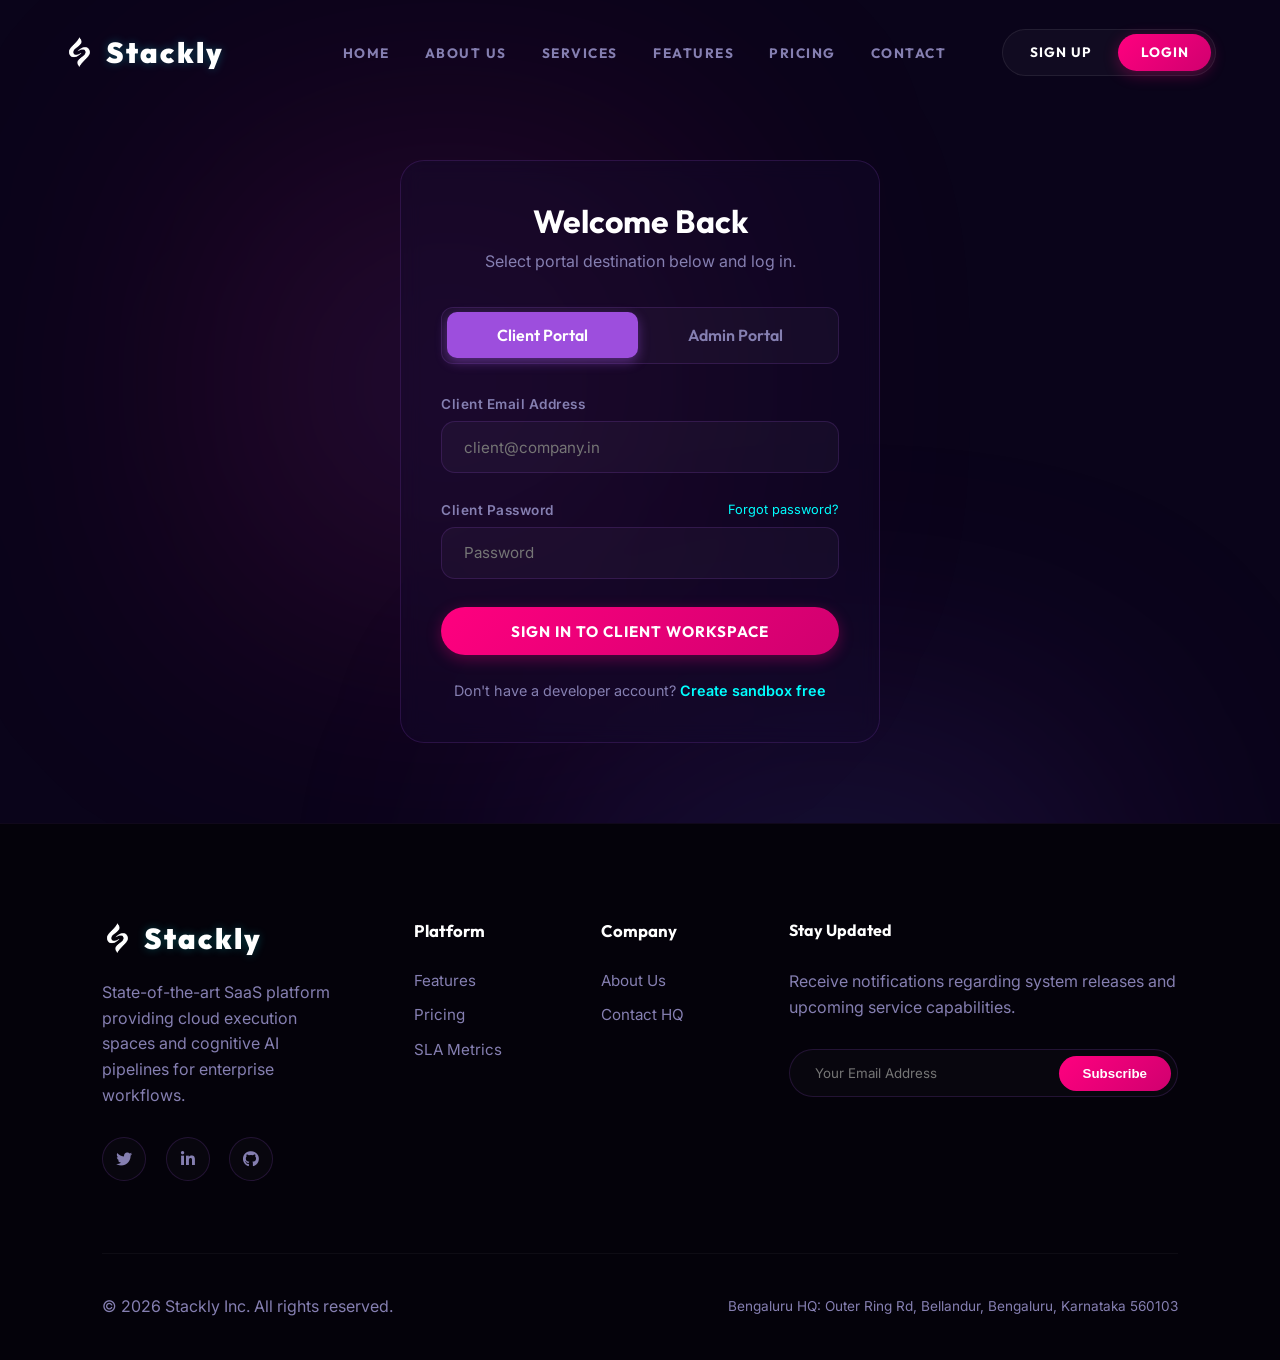
<file: login.html>
<!DOCTYPE html>
<html lang="en">
<head>
    <meta charset="UTF-8">
    <meta name="viewport" content="width=device-width, initial-scale=1.0">
    <title>Stackly</title>
    <link rel="stylesheet" href="https://cdnjs.cloudflare.com/ajax/libs/font-awesome/6.4.0/css/all.min.css">
    <link rel="stylesheet" href="css/style.css">
    <style>
        .portal-tabs {
            display: flex;
            background: rgba(255, 255, 255, 0.03);
            border: 1px solid var(--border-color);
            border-radius: 12px;
            padding: 0.3rem;
            margin-bottom: 2rem;
        }
        .portal-tab {
            flex-grow: 1;
            text-align: center;
            padding: 0.8rem;
            border-radius: 10px;
            font-family: var(--font-outfit);
            font-weight: 600;
            cursor: pointer;
            transition: var(--transition);
            color: var(--text-muted);
        }
        .portal-tab.active {
            background: var(--primary);
            color: #ffffff;
            box-shadow: 0 4px 12px var(--primary-glow);
        }
        .login-box {
            max-width: 480px;
            margin: 10rem auto 5rem;
        }
    </style>
</head>
<body>

    <!-- 1. Preloader Section -->
    <div id="preloader">
        <div class="loader-content">
            <div class="loader-logo"><img src="images/logo.webp" alt="Logo"> Stackly</div>
            <div class="loader-spinner"></div>
        </div>
    </div>

    <!-- Common Navigation Header -->
    <header>
        <a href="index.html" class="logo">
            <img src="images/logo.webp" alt="Logo">
            Stackly
        </a>
        <nav>
            <ul class="nav-links">
                <li><a href="index.html">Home</a></li>
                <li><a href="about.html">About Us</a></li>
                <li><a href="services.html">Services</a></li>
                <li><a href="features.html">Features</a></li>
                <li><a href="pricing.html">Pricing</a></li>
                <li><a href="contact.html">Contact</a></li>
            </ul>
            <div class="nav-ctas-pill">
                <a href="signup.html" class="btn-pill btn-pill-secondary">Sign Up</a>
                <a href="login.html" class="btn-pill btn-pill-primary">Login</a>
            </div>
        </nav>
        <div class="menu-toggle">
            <i class="fas fa-bars"></i>
        </div>
    </header>

    <!-- 2. Portal Form Box Section -->
    <section style="padding: 0 5%;">
        <div class="login-box glass-card">
            <h2 style="font-size: 2rem; margin-bottom: 0.5rem; text-align: center;">Welcome Back</h2>
            <p style="text-align: center; margin-bottom: 2rem;">Select portal destination below and log in.</p>
            
            <div class="portal-tabs">
                <div class="portal-tab active" id="tab-client">Client Portal</div>
                <div class="portal-tab" id="tab-admin">Admin Portal</div>
            </div>

            <!-- Client Form -->
            <form id="form-client" data-action="client-dashboard.html">
                <div class="form-group">
                    <label>Client Email Address</label>
                    <input type="email" placeholder="client@company.in" class="form-control" required>
                </div>
                <div class="form-group">
                    <div style="display: flex; justify-content: space-between; align-items: center;">
                        <label>Client Password</label>
                        <a href="404.html" style="font-size: 0.8rem; color: var(--secondary); margin-bottom: 0.6rem;">Forgot password?</a>
                    </div>
                    <input type="password" placeholder="Password" class="form-control" required>
                </div>
                <button type="submit" class="btn btn-primary" style="width: 100%; padding: 0.9rem;">Sign In to Client Workspace</button>
            </form>

            <!-- Admin Form (Hidden by default) -->
            <form id="form-admin" data-action="admin-dashboard.html" style="display: none;">
                <div class="form-group">
                    <label>Admin ID Code</label>
                    <input type="email" placeholder="admin@stackly.in" class="form-control" required>
                </div>
                <div class="form-group">
                    <div style="display: flex; justify-content: space-between; align-items: center;">
                        <label>Admin Password</label>
                        <a href="404.html" style="font-size: 0.8rem; color: var(--secondary); margin-bottom: 0.6rem;">Forgot password?</a>
                    </div>
                    <input type="password" placeholder="Password" class="form-control" required>
                </div>
                <button type="submit" class="btn btn-primary" style="width: 100%; padding: 0.9rem;">Authenticate Admin Panel</button>
            </form>

            <p style="text-align: center; margin-top: 1.5rem; font-size: 0.9rem;">Don't have a developer account? <a href="signup.html" style="color: var(--secondary); font-weight: 600;">Create sandbox free</a></p>
        </div>
    </section>

    <!-- Common Footer -->
    <footer>
        <div class="footer-grid">
            <div class="footer-info">
                <a href="index.html" class="logo">
                    <img src="images/logo.webp" alt="Logo">
                    Stackly
                </a>
                <p>State-of-the-art SaaS platform providing cloud execution spaces and cognitive AI pipelines for enterprise workflows.</p>
                <div class="social-icons">
                    <a href="404.html"><i class="fa-brands fa-twitter"></i></a>
                    <a href="404.html"><i class="fa-brands fa-linkedin-in"></i></a>
                    <a href="404.html"><i class="fa-brands fa-github"></i></a>
                </div>
            </div>
            <div class="footer-links">
                <h4>Platform</h4>
                <ul>
                    <li><a href="features.html">Features</a></li>
                    <li><a href="pricing.html">Pricing</a></li>
                    <li><a href="services.html">SLA Metrics</a></li>
                </ul>
            </div>
            <div class="footer-links">
                <h4>Company</h4>
                <ul>
                    <li><a href="about.html">About Us</a></li>
                    <li><a href="contact.html">Contact HQ</a></li>
                </ul>
            </div>
            <div class="footer-newsletter">
                <h4>Stay Updated</h4>
                <p>Receive notifications regarding system releases and upcoming service capabilities.</p>
                <form class="newsletter-form">
                    <input type="email" placeholder="Your Email Address" required>
                    <button type="submit">Subscribe</button>
                </form>
            </div>
        </div>
        <div class="footer-bottom">
            <p>&copy; 2026 Stackly Inc. All rights reserved.</p>
            <p style="font-size: 0.85rem;">Bengaluru HQ: Outer Ring Rd, Bellandur, Bengaluru, Karnataka 560103</p>
        </div>
    </footer>

    <!-- Scripts -->
    <script src="js/main.js"></script>
    <script>
        // Portal switching tabs logic
        const tabClient = document.getElementById('tab-client');
        const tabAdmin = document.getElementById('tab-admin');
        const formClient = document.getElementById('form-client');
        const formAdmin = document.getElementById('form-admin');

        if (tabClient && tabAdmin && formClient && formAdmin) {
            tabClient.addEventListener('click', () => {
                tabClient.classList.add('active');
                tabAdmin.classList.remove('active');
                formClient.style.display = 'block';
                formAdmin.style.display = 'none';
            });

            tabAdmin.addEventListener('click', () => {
                tabAdmin.classList.add('active');
                tabClient.classList.remove('active');
                formAdmin.style.display = 'block';
                formClient.style.display = 'none';
            });
        }
    </script>
</body>
</html>
</file>
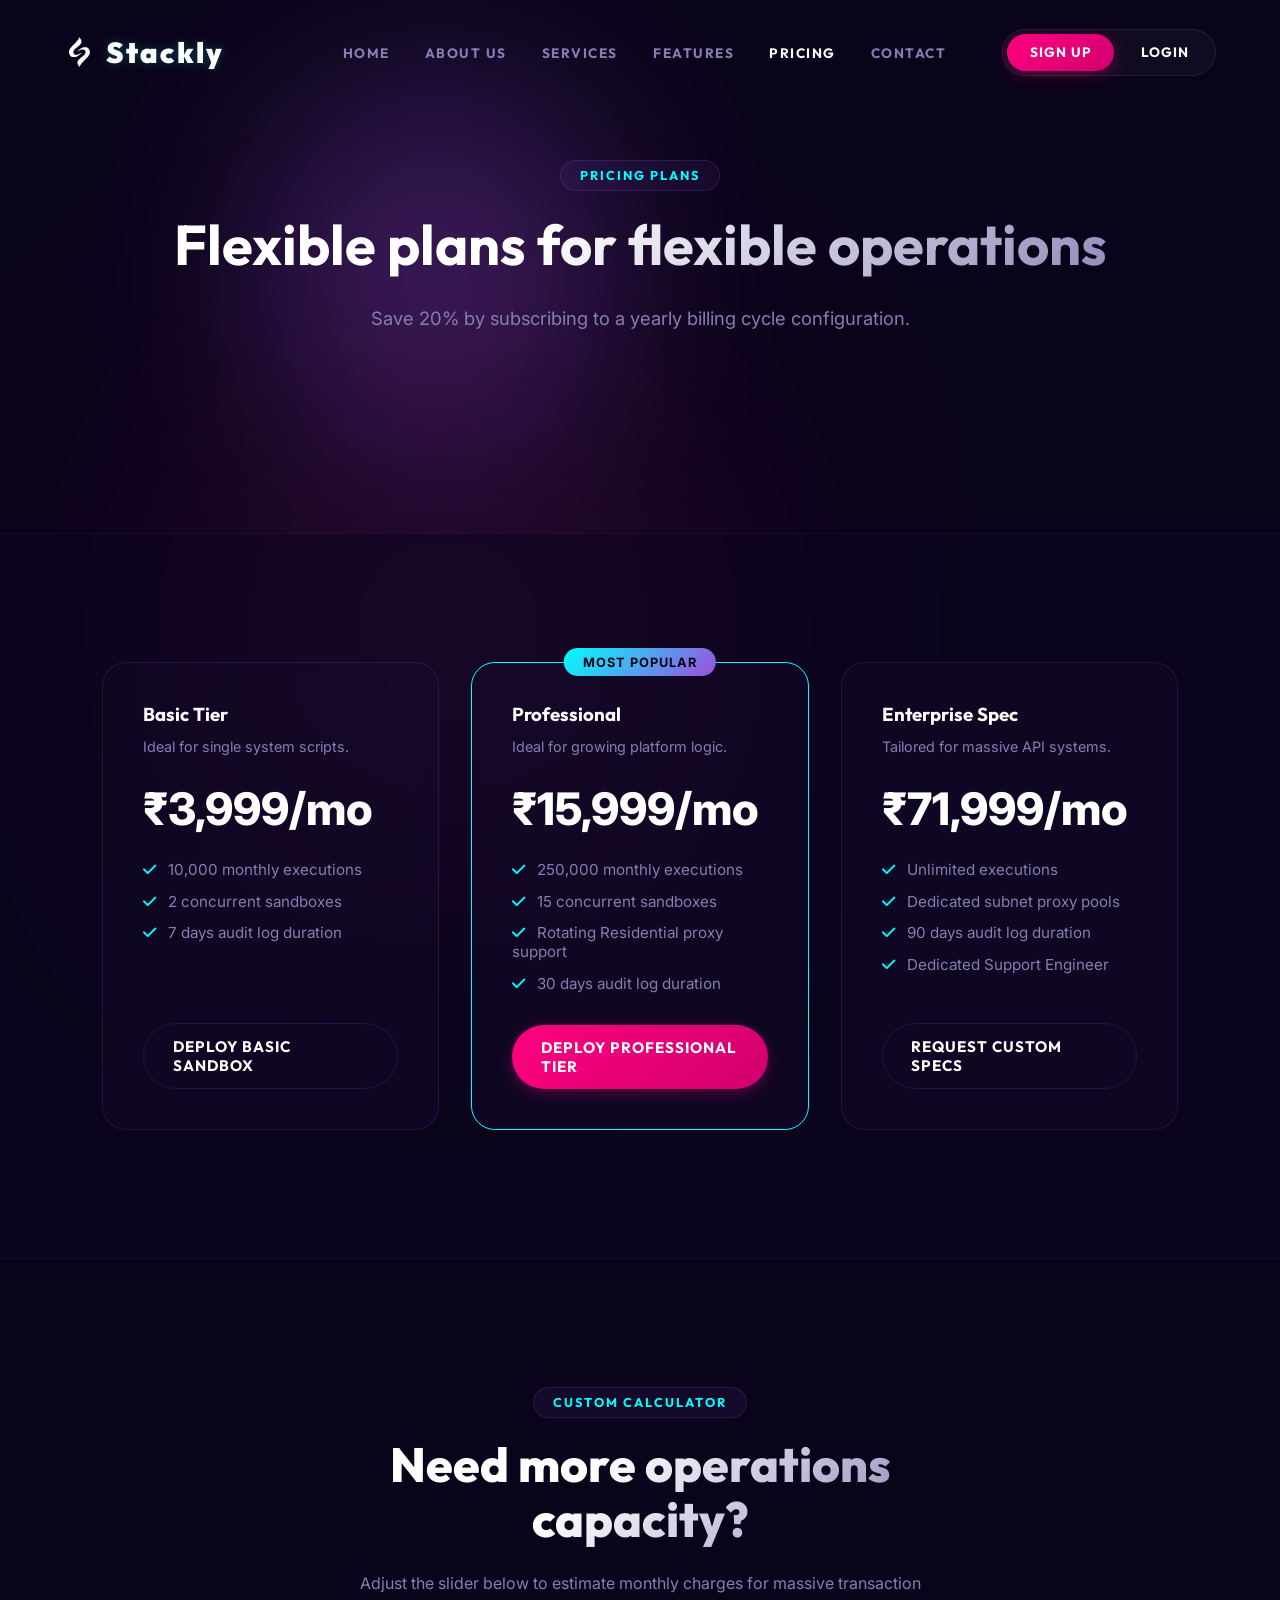
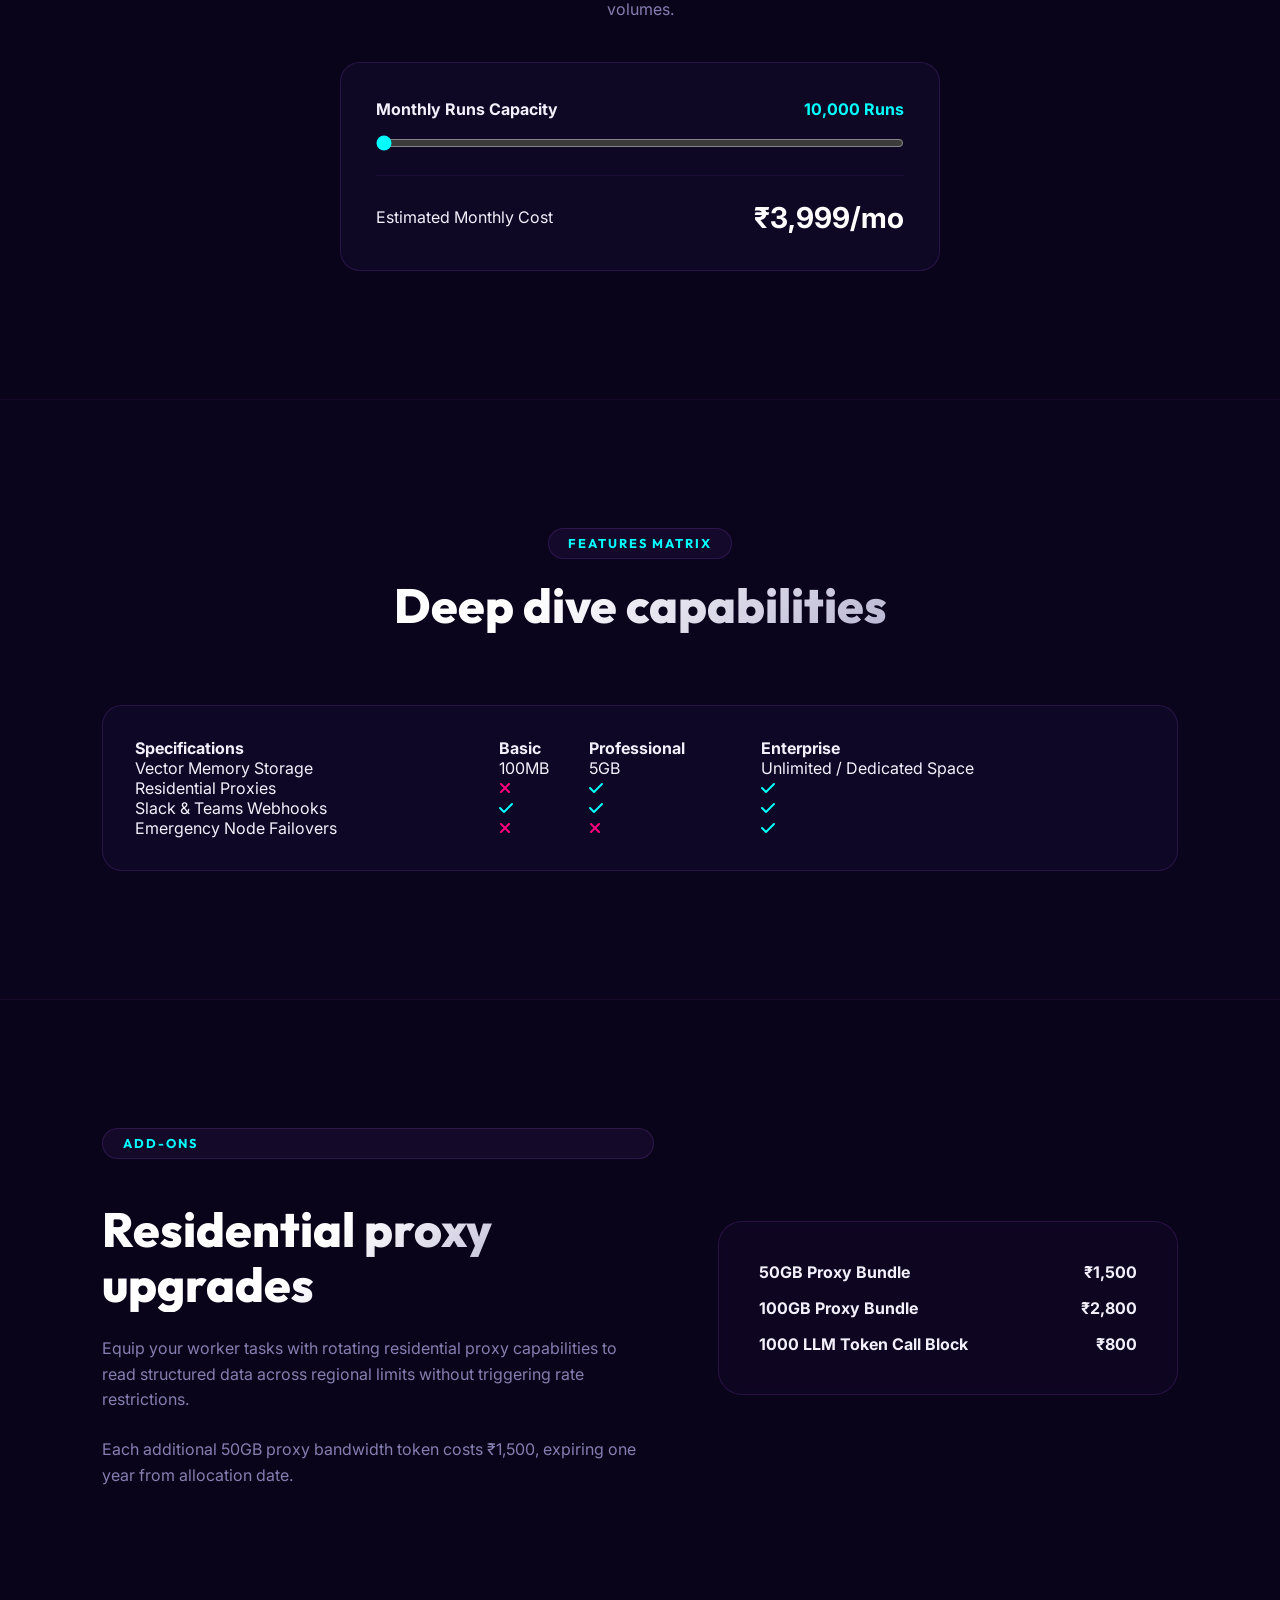
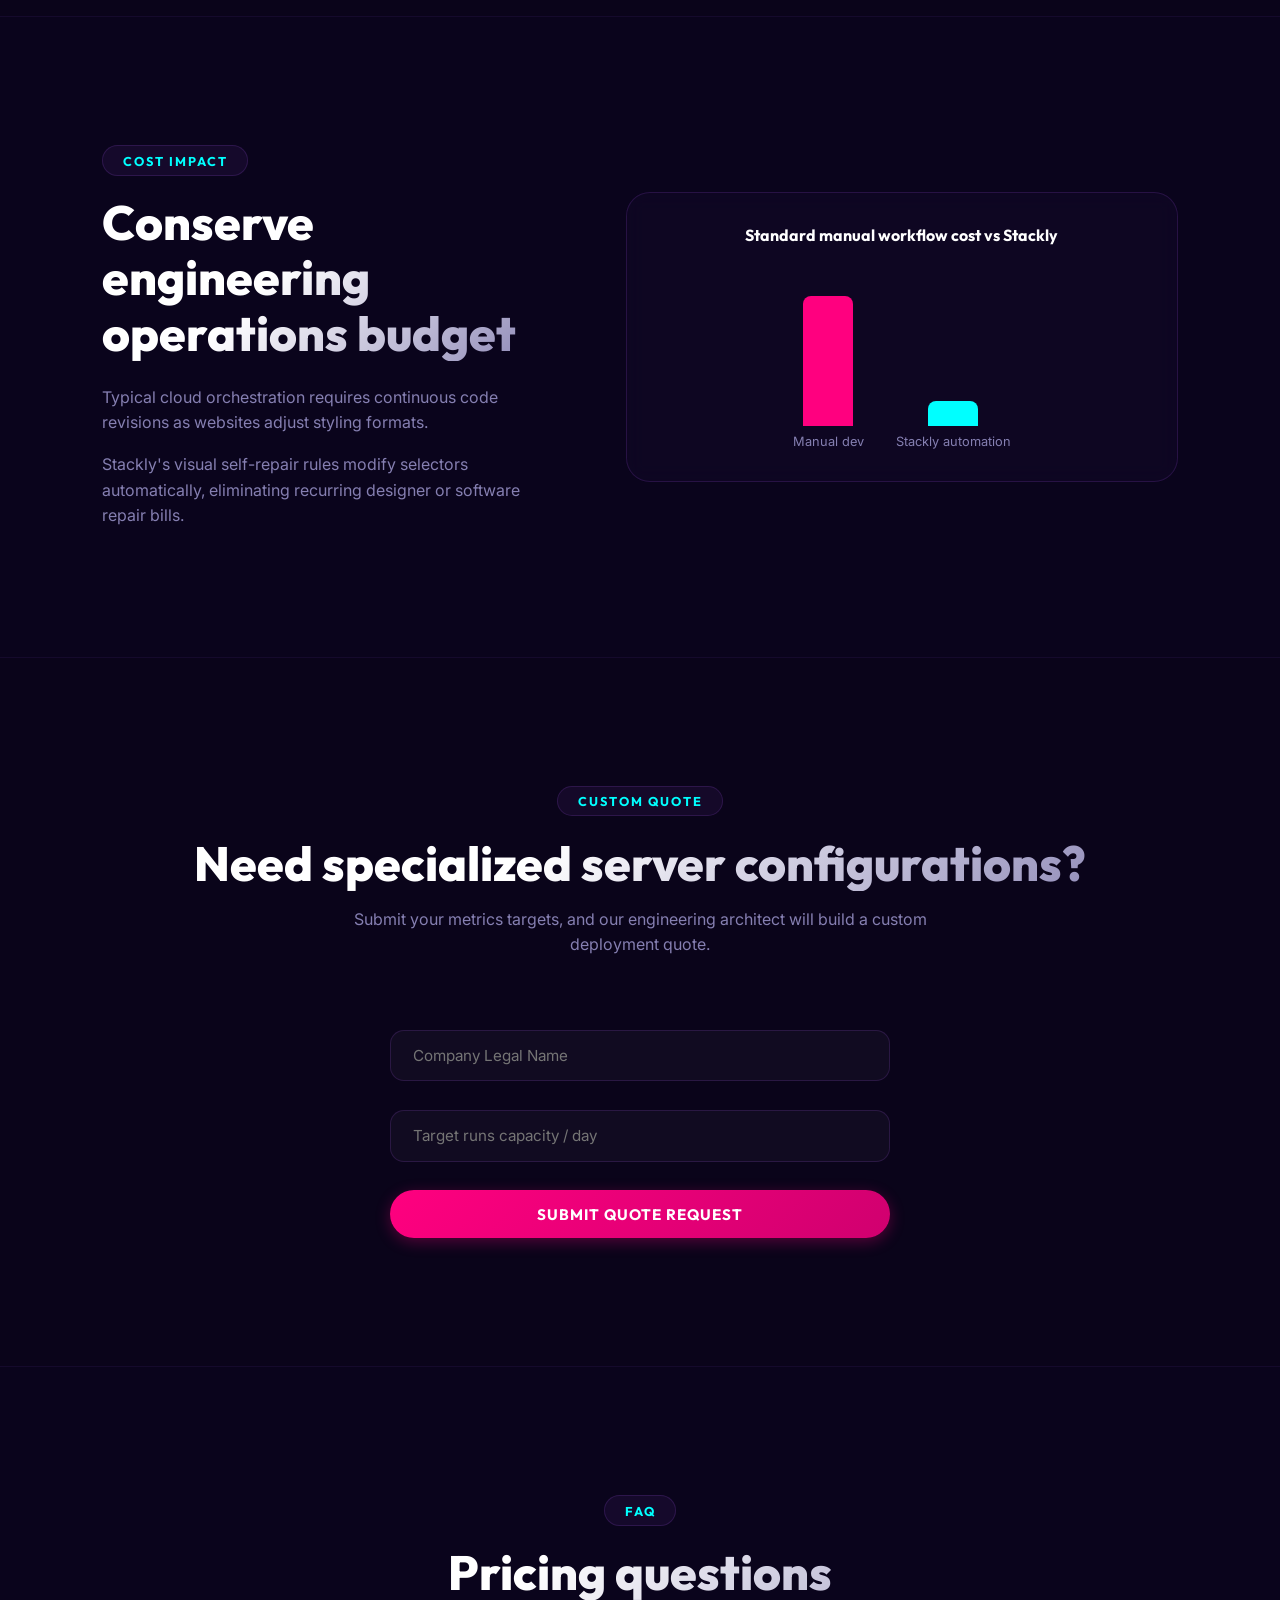
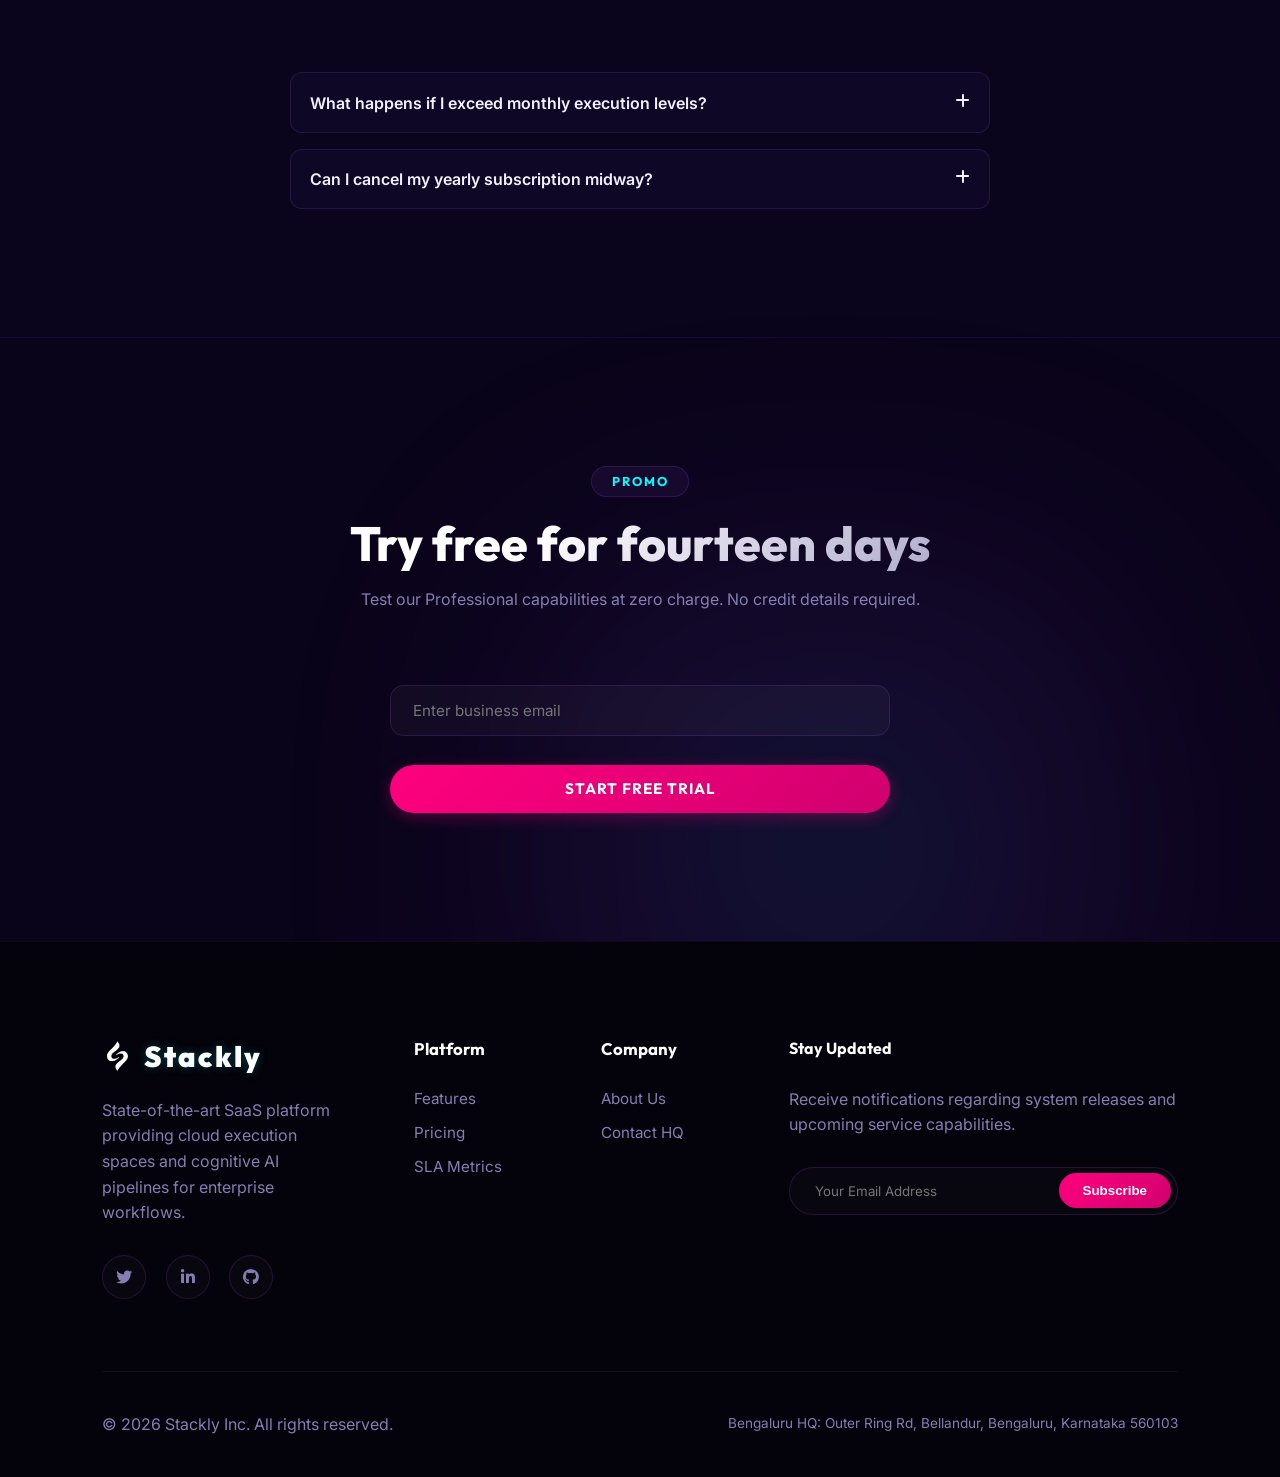
<file: pricing.html>
<!DOCTYPE html>
<html lang="en">
<head>
    <meta charset="UTF-8">
    <meta name="viewport" content="width=device-width, initial-scale=1.0">
    <title>Stackly</title>
    <meta name="description" content="Choose from Stackly’s scalable automation pricing models. Flex tiers and custom packages available.">
    <link rel="stylesheet" href="https://cdnjs.cloudflare.com/ajax/libs/font-awesome/6.4.0/css/all.min.css">
    <link rel="stylesheet" href="css/style.css">
</head>
<body>

    <!-- 1. Preloader Section -->
    <div id="preloader">
        <div class="loader-content">
            <div class="loader-logo"><img src="images/logo.webp" alt="Logo"> Stackly</div>
            <div class="loader-spinner"></div>
        </div>
    </div>

    <!-- Common Navigation Header -->
    <header>
        <a href="index.html" class="logo">
            <img src="images/logo.webp" alt="Logo">
            Stackly
        </a>
        <nav>
            <ul class="nav-links">
                <li><a href="index.html">Home</a></li>
                <li><a href="about.html">About Us</a></li>
                <li><a href="services.html">Services</a></li>
                <li><a href="features.html">Features</a></li>
                <li><a href="pricing.html" class="active">Pricing</a></li>
                <li><a href="contact.html">Contact</a></li>
            </ul>
            <div class="nav-ctas-pill">
                <a href="signup.html" class="btn-pill btn-pill-primary">Sign Up</a>
                <a href="login.html" class="btn-pill btn-pill-secondary">Login</a>
            </div>
        </nav>
        <div class="menu-toggle">
            <i class="fas fa-bars"></i>
        </div>
    </header>

    <!-- 2. Pricing Hero Section -->
    <section id="pricing-hero" style="padding-top: 10rem; text-align: center;">
        <div class="glow-dot" style="top: 15%; left: 20%; width: 360px; height: 360px;"></div>
        <div class="sec-title-wrap">
            <div class="subtitle-badge">Pricing Plans</div>
            <h1 style="font-size: 3.5rem; background: linear-gradient(135deg, #ffffff 40%, var(--text-muted)); background-clip: text; -webkit-text-fill-color: transparent; margin-bottom: 1.5rem;">Flexible plans for flexible operations</h1>
            <p class="sec-desc" style="font-size: 1.15rem; margin-bottom: 2rem;">Save 20% by subscribing to a yearly billing cycle configuration.</p>
            
           
        </div>
    </section>

    <!-- 3. Subscription Cards Grid Section -->
    <section id="pricing-tiers" style="background: rgba(12, 7, 30, 0.4); border-top: 1px solid rgba(157, 78, 221, 0.08); border-bottom: 1px solid rgba(157, 78, 221, 0.08);">
        <div style="display: grid; grid-template-columns: repeat(auto-fit, minmax(280px, 1fr)); gap: 2rem; max-width: 1100px; margin: 0 auto;">
            <div class="glass-card" style="display: flex; flex-direction: column; justify-content: space-between;">
                <div>
                    <h3 style="margin-bottom: 0.5rem;">Basic Tier</h3>
                    <p style="font-size: 0.9rem; margin-bottom: 1.5rem;">Ideal for single system scripts.</p>
                    <div class="plan-price" data-monthly="3999" style="font-size: 2.8rem; font-weight: 800; color: #fff; margin-bottom: 1.5rem;">₹3,999<span>/mo</span></div>
                    <ul style="list-style: none; display: flex; flex-direction: column; gap: 0.8rem; color: var(--text-muted); font-size: 0.95rem; margin-bottom: 2rem;">
                        <li><i class="fa-solid fa-check" style="color: var(--secondary); margin-right: 0.5rem;"></i> 10,000 monthly executions</li>
                        <li><i class="fa-solid fa-check" style="color: var(--secondary); margin-right: 0.5rem;"></i> 2 concurrent sandboxes</li>
                        <li><i class="fa-solid fa-check" style="color: var(--secondary); margin-right: 0.5rem;"></i> 7 days audit log duration</li>
                    </ul>
                </div>
                <a href="signup.html" class="btn btn-secondary" style="width: 100%;">Deploy Basic Sandbox</a>
            </div>
            <div class="glass-card" style="border-color: var(--secondary); display: flex; flex-direction: column; justify-content: space-between; position: relative;">
                <span style="position: absolute; top: -15px; left: 50%; transform: translateX(-50%); background: linear-gradient(135deg, var(--secondary), var(--primary)); color: var(--bg-dark); font-weight: bold; font-size: 0.8rem; padding: 0.4rem 1.2rem; border-radius: 50px; text-transform: uppercase; letter-spacing: 1px;">Most Popular</span>
                <div>
                    <h3 style="margin-bottom: 0.5rem;">Professional</h3>
                    <p style="font-size: 0.9rem; margin-bottom: 1.5rem;">Ideal for growing platform logic.</p>
                    <div class="plan-price" data-monthly="15999" style="font-size: 2.8rem; font-weight: 800; color: #fff; margin-bottom: 1.5rem;">₹15,999<span>/mo</span></div>
                    <ul style="list-style: none; display: flex; flex-direction: column; gap: 0.8rem; color: var(--text-muted); font-size: 0.95rem; margin-bottom: 2rem;">
                        <li><i class="fa-solid fa-check" style="color: var(--secondary); margin-right: 0.5rem;"></i> 250,000 monthly executions</li>
                        <li><i class="fa-solid fa-check" style="color: var(--secondary); margin-right: 0.5rem;"></i> 15 concurrent sandboxes</li>
                        <li><i class="fa-solid fa-check" style="color: var(--secondary); margin-right: 0.5rem;"></i> Rotating Residential proxy support</li>
                        <li><i class="fa-solid fa-check" style="color: var(--secondary); margin-right: 0.5rem;"></i> 30 days audit log duration</li>
                    </ul>
                </div>
                <a href="signup.html" class="btn btn-primary" style="width: 100%;">Deploy Professional Tier</a>
            </div>
            <div class="glass-card" style="display: flex; flex-direction: column; justify-content: space-between;">
                <div>
                    <h3 style="margin-bottom: 0.5rem;">Enterprise Spec</h3>
                    <p style="font-size: 0.9rem; margin-bottom: 1.5rem;">Tailored for massive API systems.</p>
                    <div class="plan-price" data-monthly="71999" style="font-size: 2.8rem; font-weight: 800; color: #fff; margin-bottom: 1.5rem;">₹71,999<span>/mo</span></div>
                    <ul style="list-style: none; display: flex; flex-direction: column; gap: 0.8rem; color: var(--text-muted); font-size: 0.95rem; margin-bottom: 2rem;">
                        <li><i class="fa-solid fa-check" style="color: var(--secondary); margin-right: 0.5rem;"></i> Unlimited executions</li>
                        <li><i class="fa-solid fa-check" style="color: var(--secondary); margin-right: 0.5rem;"></i> Dedicated subnet proxy pools</li>
                        <li><i class="fa-solid fa-check" style="color: var(--secondary); margin-right: 0.5rem;"></i> 90 days audit log duration</li>
                        <li><i class="fa-solid fa-check" style="color: var(--secondary); margin-right: 0.5rem;"></i> Dedicated Support Engineer</li>
                    </ul>
                </div>
                <a href="contact.html" class="btn btn-secondary" style="width: 100%;">Request Custom Specs</a>
            </div>
        </div>
    </section>

    <!-- 4. Interactive Tasks Rate Slider Section -->
    <section id="rate-slider">
        <div style="max-width: 600px; margin: 0 auto; text-align: center;">
            <div class="subtitle-badge">Custom Calculator</div>
            <h2 class="sec-title" style="margin-bottom: 1.5rem;">Need more operations capacity?</h2>
            <p style="margin-bottom: 2.5rem;">Adjust the slider below to estimate monthly charges for massive transaction volumes.</p>
            <div style="background: var(--bg-card); border: 1px solid var(--border-color); border-radius: 20px; padding: 2.2rem;">
                <div style="display: flex; justify-content: space-between; margin-bottom: 1rem;">
                    <strong>Monthly Runs Capacity</strong>
                    <strong style="color: var(--secondary);" id="tasks-label">10,000 Runs</strong>
                </div>
                <input type="range" min="10000" max="1000000" step="10000" value="10000" class="roi-slider" id="task-calc-slider" style="width: 100%; accent-color: var(--secondary); cursor: pointer; margin-bottom: 1.5rem;">
                <div style="display: flex; justify-content: space-between; align-items: center; border-top: 1px solid rgba(157,78,221,0.1); padding-top: 1.5rem;">
                    <span>Estimated Monthly Cost</span>
                    <strong style="font-size: 1.8rem; color: #fff;" id="custom-cost-value">₹3,999/mo</strong>
                </div>
            </div>
        </div>
    </section>

    <!-- 5. Specs comparison matrix table Section -->
    <section id="specs-table" style="background: rgba(12, 7, 30, 0.4); border-top: 1px solid rgba(157, 78, 221, 0.08); border-bottom: 1px solid rgba(157, 78, 221, 0.08);">
        <div class="sec-title-wrap">
            <div class="subtitle-badge">Features Matrix</div>
            <h2 class="sec-title">Deep dive capabilities</h2>
        </div>
        <div style="overflow-x: auto; background: var(--bg-card); border: 1px solid var(--border-color); border-radius: 20px; padding: 2rem;">
            <table style="width: 100%; border-collapse: collapse; text-align: left;" class="db-table">
                <thead>
                    <tr>
                        <th>Specifications</th>
                        <th>Basic</th>
                        <th>Professional</th>
                        <th>Enterprise</th>
                    </tr>
                </thead>
                <tbody>
                    <tr>
                        <td>Vector Memory Storage</td>
                        <td>100MB</td>
                        <td>5GB</td>
                        <td>Unlimited / Dedicated Space</td>
                    </tr>
                    <tr>
                        <td>Residential Proxies</td>
                        <td><i class="fa-solid fa-times" style="color: var(--accent);"></i></td>
                        <td><i class="fa-solid fa-check" style="color: var(--secondary);"></i></td>
                        <td><i class="fa-solid fa-check" style="color: var(--secondary);"></i></td>
                    </tr>
                    <tr>
                        <td>Slack & Teams Webhooks</td>
                        <td><i class="fa-solid fa-check" style="color: var(--secondary);"></i></td>
                        <td><i class="fa-solid fa-check" style="color: var(--secondary);"></i></td>
                        <td><i class="fa-solid fa-check" style="color: var(--secondary);"></i></td>
                    </tr>
                    <tr>
                        <td>Emergency Node Failovers</td>
                        <td><i class="fa-solid fa-times" style="color: var(--accent);"></i></td>
                        <td><i class="fa-solid fa-times" style="color: var(--accent);"></i></td>
                        <td><i class="fa-solid fa-check" style="color: var(--secondary);"></i></td>
                    </tr>
                </tbody>
            </table>
        </div>
    </section>

    <!-- 6. Add-ons pricing panel Section -->
    <section id="addons">
        <div style="display: grid; grid-template-columns: 1.2fr 1fr; gap: 4rem; align-items: center;" class="hero-grid">
            <div style="display: flex; flex-direction: column; gap: 1.5rem;">
                <div class="subtitle-badge">Add-ons</div>
                <h2 class="sec-title" style="text-align: left; margin-bottom: 0;">Residential proxy upgrades</h2>
                <p>Equip your worker tasks with rotating residential proxy capabilities to read structured data across regional limits without triggering rate restrictions.</p>
                <p>Each additional 50GB proxy bandwidth token costs ₹1,500, expiring one year from allocation date.</p>
            </div>
            <div class="glass-card" style="display: flex; flex-direction: column; gap: 1rem;">
                <div style="display: flex; justify-content: space-between;">
                    <strong>50GB Proxy Bundle</strong>
                    <strong>₹1,500</strong>
                </div>
                <div style="display: flex; justify-content: space-between;">
                    <strong>100GB Proxy Bundle</strong>
                    <strong>₹2,800</strong>
                </div>
                <div style="display: flex; justify-content: space-between;">
                    <strong>1000 LLM Token Call Block</strong>
                    <strong>₹800</strong>
                </div>
            </div>
        </div>
    </section>

    <!-- 7. Savings Comparison chart Section -->
    <section id="savings-chart" style="background: rgba(12, 7, 30, 0.4); border-top: 1px solid rgba(157, 78, 221, 0.08); border-bottom: 1px solid rgba(157, 78, 221, 0.08);">
        <div style="display: grid; grid-template-columns: 1fr 1.2fr; gap: 4rem; align-items: center;" class="hero-grid">
            <div>
                <div class="subtitle-badge">Cost Impact</div>
                <h2 class="sec-title" style="text-align: left; margin-bottom: 1.5rem;">Conserve engineering operations budget</h2>
                <p style="margin-bottom: 1rem;">Typical cloud orchestration requires continuous code revisions as websites adjust styling formats.</p>
                <p>Stackly's visual self-repair rules modify selectors automatically, eliminating recurring designer or software repair bills.</p>
            </div>
            <div class="glass-card" style="text-align: center; padding: 2rem;">
                <h4>Standard manual workflow cost vs Stackly</h4>
                <div style="display: flex; gap: 2rem; justify-content: center; align-items: flex-end; height: 180px; margin-top: 1.5rem;">
                    <div style="display: flex; flex-direction: column; align-items: center;">
                        <div style="width: 50px; height: 130px; background: var(--accent); border-radius: 8px 8px 0 0;"></div>
                        <span style="font-size: 0.8rem; margin-top: 0.5rem; color: var(--text-muted);">Manual dev</span>
                    </div>
                    <div style="display: flex; flex-direction: column; align-items: center;">
                        <div style="width: 50px; height: 25px; background: var(--secondary); border-radius: 8px 8px 0 0;"></div>
                        <span style="font-size: 0.8rem; margin-top: 0.5rem; color: var(--text-muted);">Stackly automation</span>
                    </div>
                </div>
            </div>
        </div>
    </section>

    <!-- 8. Enterprise Custom Quote Form Section -->
    <section id="custom-quote-form">
        <div class="sec-title-wrap">
            <div class="subtitle-badge">Custom Quote</div>
            <h2 class="sec-title">Need specialized server configurations?</h2>
            <p class="sec-desc">Submit your metrics targets, and our engineering architect will build a custom deployment quote.</p>
        </div>
        <div style="max-width: 500px; margin: 0 auto;">
            <form data-action="contact.html">
                <div class="form-group">
                    <input type="text" placeholder="Company Legal Name" class="form-control" required>
                </div>
                <div class="form-group">
                    <input type="number" placeholder="Target runs capacity / day" class="form-control" required>
                </div>
                <button type="submit" class="btn btn-primary" style="width: 100%; padding: 0.9rem;">Submit Quote Request</button>
            </form>
        </div>
    </section>

    <!-- 9. FAQ Accordions Section -->
    <section id="pricing-faq" style="background: rgba(12, 7, 30, 0.4); border-top: 1px solid rgba(157, 78, 221, 0.08); border-bottom: 1px solid rgba(157, 78, 221, 0.08);">
        <div class="sec-title-wrap">
            <div class="subtitle-badge">FAQ</div>
            <h2 class="sec-title">Pricing questions</h2>
        </div>
        <div style="max-width: 700px; margin: 0 auto; display: flex; flex-direction: column; gap: 1rem;">
            <div class="faq-item" style="background: var(--bg-card); border: 1px solid var(--border-color); border-radius: 12px; overflow: hidden; padding: 1.2rem; cursor: pointer;">
                <div class="faq-question" style="font-weight: 600; display: flex; justify-content: space-between;">What happens if I exceed monthly execution levels? <i class="fas fa-plus"></i></div>
                <div class="faq-answer" style="margin-top: 1rem; color: var(--text-muted); font-size: 0.95rem; display: none;">Operations temporarily buffer into a queue. You will receive an email prompting you to add a flex-runs block or upgrade to Professional.</div>
            </div>
            <div class="faq-item" style="background: var(--bg-card); border: 1px solid var(--border-color); border-radius: 12px; overflow: hidden; padding: 1.2rem; cursor: pointer;">
                <div class="faq-question" style="font-weight: 600; display: flex; justify-content: space-between;">Can I cancel my yearly subscription midway? <i class="fas fa-plus"></i></div>
                <div class="faq-answer" style="margin-top: 1rem; color: var(--text-muted); font-size: 0.95rem; display: none;">Yes. You will maintain access until the end of your billing cycle. We do not provide partial refunds for cancelled cycles.</div>
            </div>
        </div>
    </section>

    <!-- 10. Trial Promo CTA Section -->
    <section id="trial-cta">
        <div class="sec-title-wrap">
            <div class="subtitle-badge">Promo</div>
            <h2 class="sec-title">Try free for fourteen days</h2>
            <p class="sec-desc">Test our Professional capabilities at zero charge. No credit details required.</p>
        </div>
        <div style="max-width: 500px; margin: 0 auto;">
            <form data-action="signup.html">
                <div class="form-group">
                    <input type="email" placeholder="Enter business email" class="form-control" required>
                </div>
                <button type="submit" class="btn btn-primary" style="width: 100%; padding: 0.9rem;">Start Free Trial</button>
            </form>
        </div>
    </section>

    <!-- Common Footer -->
    <footer>
        <div class="footer-grid">
            <div class="footer-info">
                <a href="index.html" class="logo">
                    <img src="images/logo.webp" alt="Logo">
                    Stackly
                </a>
                <p>State-of-the-art SaaS platform providing cloud execution spaces and cognitive AI pipelines for enterprise workflows.</p>
                <div class="social-icons">
                    <a href="404.html"><i class="fa-brands fa-twitter"></i></a>
                    <a href="404.html"><i class="fa-brands fa-linkedin-in"></i></a>
                    <a href="404.html"><i class="fa-brands fa-github"></i></a>
                </div>
            </div>
            <div class="footer-links">
                <h4>Platform</h4>
                <ul>
                    <li><a href="features.html">Features</a></li>
                    <li><a href="pricing.html">Pricing</a></li>
                    <li><a href="services.html">SLA Metrics</a></li>
                </ul>
            </div>
            <div class="footer-links">
                <h4>Company</h4>
                <ul>
                    <li><a href="about.html">About Us</a></li>
                    <li><a href="contact.html">Contact HQ</a></li>
                </ul>
            </div>
            <div class="footer-newsletter">
                <h4>Stay Updated</h4>
                <p>Receive notifications regarding system releases and upcoming service capabilities.</p>
                <form class="newsletter-form">
                    <input type="email" placeholder="Your Email Address" required>
                    <button type="submit">Subscribe</button>
                </form>
            </div>
        </div>
        <div class="footer-bottom">
            <p>&copy; 2026 Stackly Inc. All rights reserved.</p>
            <p style="font-size: 0.85rem;">Bengaluru HQ: Outer Ring Rd, Bellandur, Bengaluru, Karnataka 560103</p>
        </div>
    </footer>

    <!-- Scripts -->
    <script src="js/main.js"></script>
    <script>
        // Custom Tasks Calculator Slider
        const slider = document.getElementById('task-calc-slider');
        const tasksLabel = document.getElementById('tasks-label');
        const costVal = document.getElementById('custom-cost-value');

        if (slider && tasksLabel && costVal) {
            slider.addEventListener('input', () => {
                const val = parseInt(slider.value);
                tasksLabel.innerText = `${val.toLocaleString()} Runs`;
                
                // Base cost math in Rupees
                const cost = Math.round(3999 + ((val - 10000) / 990000) * 68000);
                costVal.innerText = `₹${cost.toLocaleString('en-IN')}/mo`;
            });
        }

        // Toggle pricing classes in faq
        const items = document.querySelectorAll('.faq-item');
        items.forEach(it => {
            it.addEventListener('click', () => {
                const ans = it.querySelector('.faq-answer');
                const icon = it.querySelector('.faq-question i');
                if (ans) {
                    if (ans.style.display === 'block') {
                        ans.style.display = 'none';
                        if (icon) icon.className = 'fas fa-plus';
                    } else {
                        ans.style.display = 'block';
                        if (icon) icon.className = 'fas fa-minus';
                    }
                }
            });
        });
    </script>
</body>
</html>
</file>
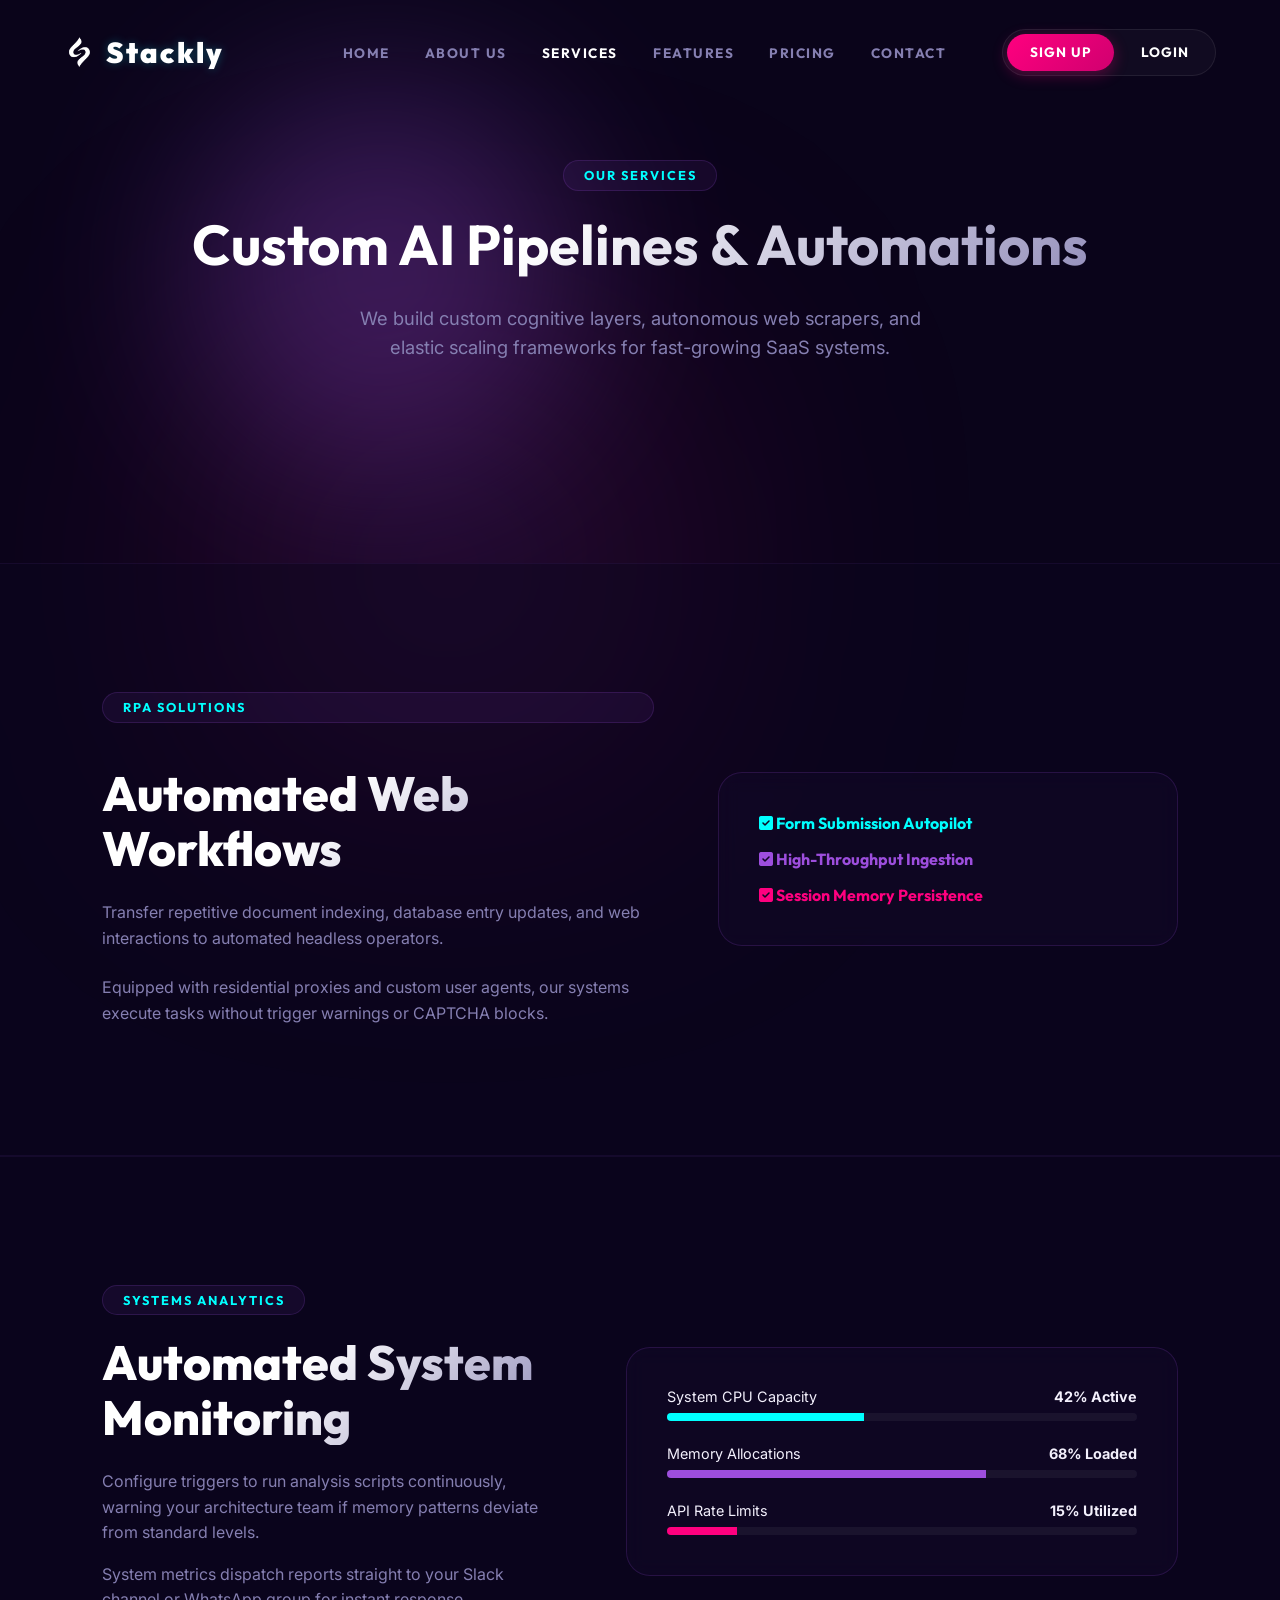
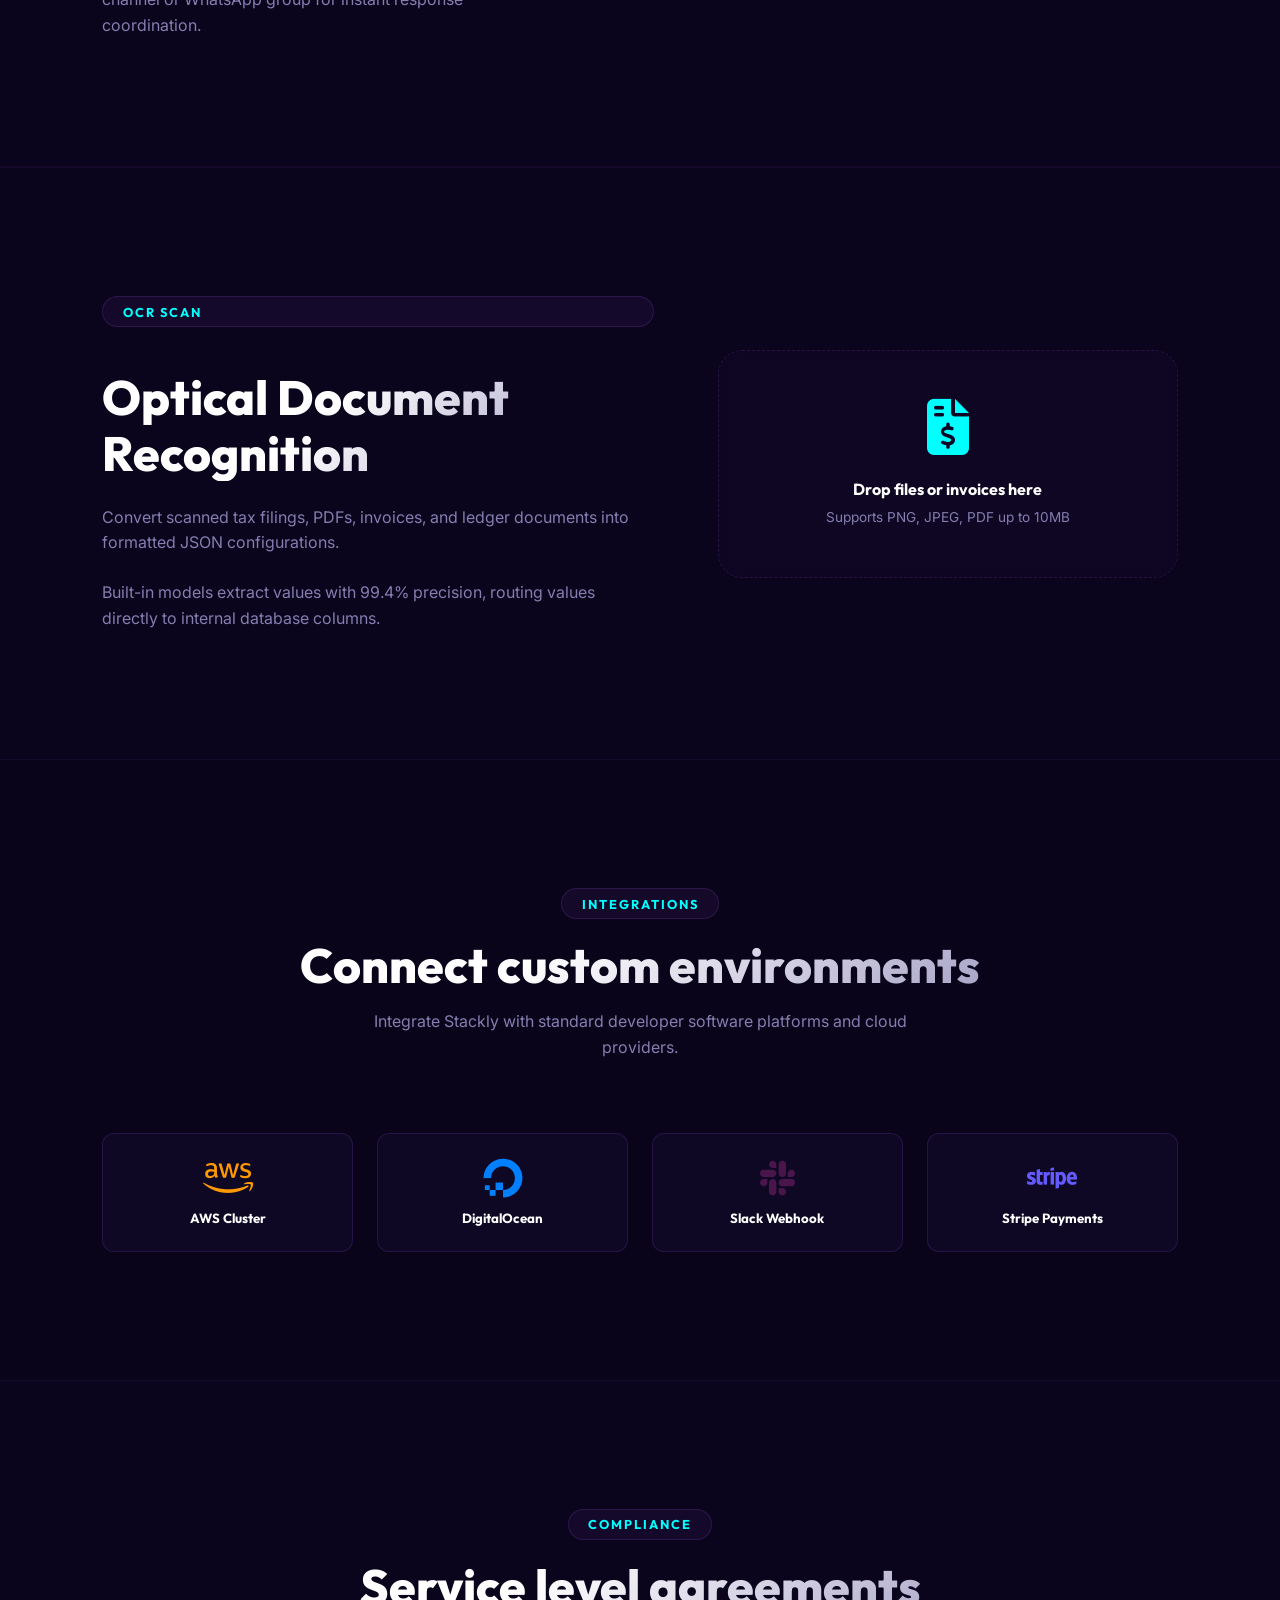
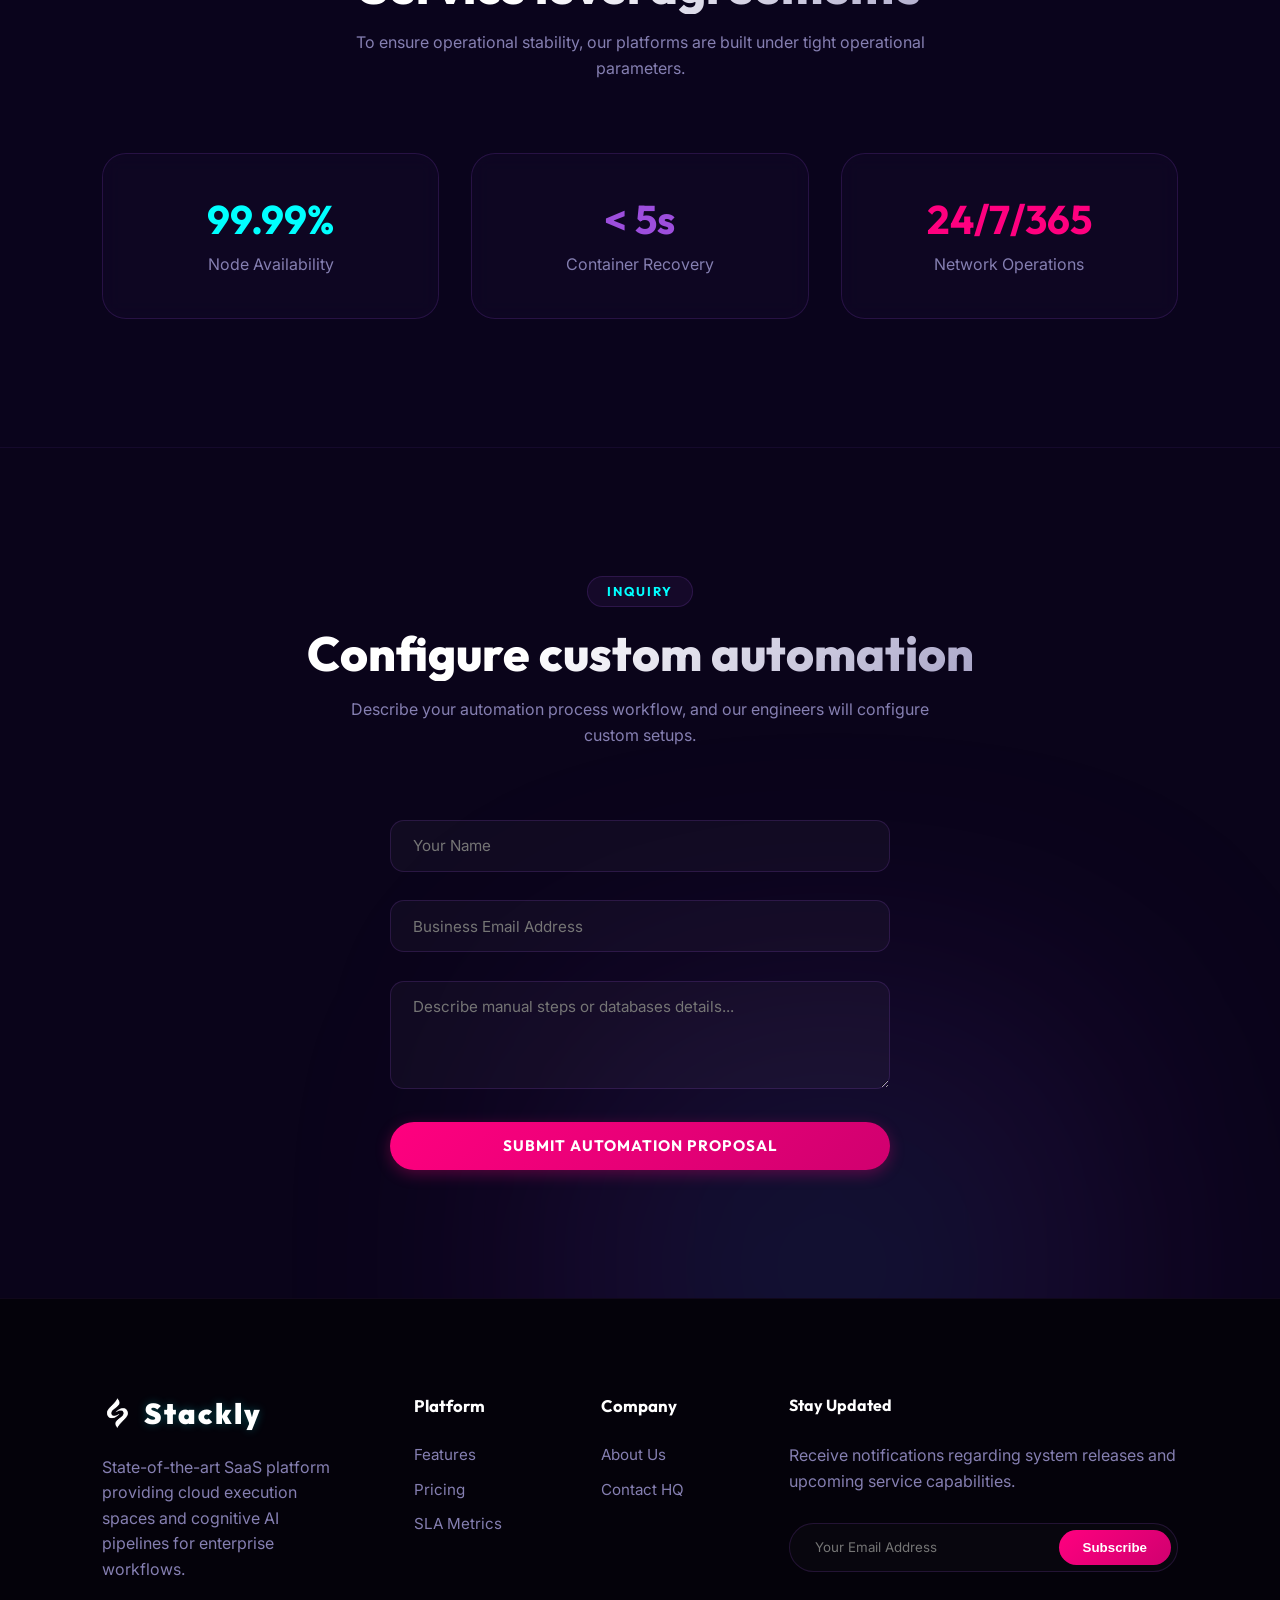
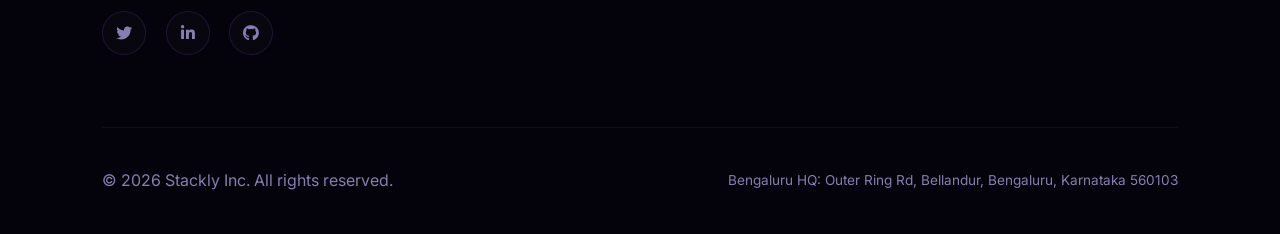
<file: services.html>
<!DOCTYPE html>
<html lang="en">
<head>
    <meta charset="UTF-8">
    <meta name="viewport" content="width=device-width, initial-scale=1.0">
    <title>Stackly</title>
    <meta name="description" content="Explore Stackly’s custom AI automation pipelines, cognitive chat layers, and data scraping solutions.">
    <link rel="stylesheet" href="https://cdnjs.cloudflare.com/ajax/libs/font-awesome/6.4.0/css/all.min.css">
    <link rel="stylesheet" href="css/style.css">
</head>
<body>

    <!-- 1. Preloader Section -->
    <div id="preloader">
        <div class="loader-content">
            <div class="loader-logo"><img src="images/logo.webp" alt="Logo"> Stackly</div>
            <div class="loader-spinner"></div>
        </div>
    </div>

    <!-- Common Navigation Header -->
    <header>
        <a href="index.html" class="logo">
            <img src="images/logo.webp" alt="Logo">
            Stackly
        </a>
        <nav>
            <ul class="nav-links">
                <li><a href="index.html">Home</a></li>
                <li><a href="about.html">About Us</a></li>
                <li><a href="services.html" class="active">Services</a></li>
                <li><a href="features.html">Features</a></li>
                <li><a href="pricing.html">Pricing</a></li>
                <li><a href="contact.html">Contact</a></li>
            </ul>
            <div class="nav-ctas-pill">
                <a href="signup.html" class="btn-pill btn-pill-primary">Sign Up</a>
                <a href="login.html" class="btn-pill btn-pill-secondary">Login</a>
            </div>
        </nav>
        <div class="menu-toggle">
            <i class="fas fa-bars"></i>
        </div>
    </header>

    <!-- 2. Services Hero Section -->
    <section id="services-hero" style="padding-top: 10rem; text-align: center;">
        <div class="glow-dot" style="top: 15%; left: 15%; width: 380px; height: 380px;"></div>
        <div class="sec-title-wrap">
            <div class="subtitle-badge">Our Services</div>
            <h1 style="font-size: 3.5rem; background: linear-gradient(135deg, #ffffff 40%, var(--text-muted)); background-clip: text; -webkit-text-fill-color: transparent; margin-bottom: 1.5rem;">Custom AI Pipelines & Automations</h1>
            <p class="sec-desc" style="font-size: 1.15rem;">We build custom cognitive layers, autonomous web scrapers, and elastic scaling frameworks for fast-growing SaaS systems.</p>
        </div>
    </section>

    <!-- 3. Robotic Process Automation (RPA) Section -->
    <section id="rpa-services" style="background: rgba(12, 7, 30, 0.4); border-top: 1px solid rgba(157, 78, 221, 0.08); border-bottom: 1px solid rgba(157, 78, 221, 0.08);">
        <div style="display: grid; grid-template-columns: 1.2fr 1fr; gap: 4rem; align-items: center;" class="hero-grid">
            <div style="display: flex; flex-direction: column; gap: 1.5rem;">
                <div class="subtitle-badge">RPA Solutions</div>
                <h2 class="sec-title" style="text-align: left; margin-bottom: 0;">Automated Web Workflows</h2>
                <p>Transfer repetitive document indexing, database entry updates, and web interactions to automated headless operators.</p>
                <p>Equipped with residential proxies and custom user agents, our systems execute tasks without trigger warnings or CAPTCHA blocks.</p>
            </div>
            <div class="glass-card" style="display: flex; flex-direction: column; gap: 1rem;">
                <h4 style="color: var(--secondary);"><i class="fa-solid fa-square-check"></i> Form Submission Autopilot</h4>
                <h4 style="color: var(--primary);"><i class="fa-solid fa-square-check"></i> High-Throughput Ingestion</h4>
                <h4 style="color: var(--accent);"><i class="fa-solid fa-square-check"></i> Session Memory Persistence</h4>
            </div>
        </div>
    </section>

    
    <!-- 5. Predictive Analytics Metrics Section -->
    <section id="predictive-analytics" style="background: rgba(12, 7, 30, 0.4); border-top: 1px solid rgba(157, 78, 221, 0.08); border-bottom: 1px solid rgba(157, 78, 221, 0.08);">
        <div style="display: grid; grid-template-columns: 1fr 1.2fr; gap: 4rem; align-items: center;" class="hero-grid">
            <div>
                <div class="subtitle-badge">Systems Analytics</div>
                <h2 class="sec-title" style="text-align: left; margin-bottom: 1.5rem;">Automated System Monitoring</h2>
                <p style="margin-bottom: 1rem;">Configure triggers to run analysis scripts continuously, warning your architecture team if memory patterns deviate from standard levels.</p>
                <p>System metrics dispatch reports straight to your Slack channel or WhatsApp group for instant response coordination.</p>
            </div>
            <div class="glass-card" style="display: flex; flex-direction: column; gap: 1.5rem;">
                <div>
                    <div style="display: flex; justify-content: space-between; margin-bottom: 0.5rem; font-size: 0.9rem;">
                        <span>System CPU Capacity</span>
                        <strong>42% Active</strong>
                    </div>
                    <div style="height: 8px; background: rgba(255,255,255,0.05); border-radius: 50px; overflow: hidden;"><div style="width: 42%; height: 100%; background: var(--secondary);"></div></div>
                </div>
                <div>
                    <div style="display: flex; justify-content: space-between; margin-bottom: 0.5rem; font-size: 0.9rem;">
                        <span>Memory Allocations</span>
                        <strong>68% Loaded</strong>
                    </div>
                    <div style="height: 8px; background: rgba(255,255,255,0.05); border-radius: 50px; overflow: hidden;"><div style="width: 68%; height: 100%; background: var(--primary);"></div></div>
                </div>
                <div>
                    <div style="display: flex; justify-content: space-between; margin-bottom: 0.5rem; font-size: 0.9rem;">
                        <span>API Rate Limits</span>
                        <strong>15% Utilized</strong>
                    </div>
                    <div style="height: 8px; background: rgba(255,255,255,0.05); border-radius: 50px; overflow: hidden;"><div style="width: 15%; height: 100%; background: var(--accent);"></div></div>
                </div>
            </div>
        </div>
    </section>

  

    <!-- 7. Document OCR Scanner Section -->
    <section id="ocr-scanning" style="background: rgba(12, 7, 30, 0.4); border-top: 1px solid rgba(157, 78, 221, 0.08); border-bottom: 1px solid rgba(157, 78, 221, 0.08);">
        <div style="display: grid; grid-template-columns: 1.2fr 1fr; gap: 4rem; align-items: center;" class="hero-grid">
            <div style="display: flex; flex-direction: column; gap: 1.5rem;">
                <div class="subtitle-badge">OCR Scan</div>
                <h2 class="sec-title" style="text-align: left; margin-bottom: 0;">Optical Document Recognition</h2>
                <p>Convert scanned tax filings, PDFs, invoices, and ledger documents into formatted JSON configurations.</p>
                <p>Built-in models extract values with 99.4% precision, routing values directly to internal database columns.</p>
            </div>
            <div class="glass-card" style="text-align: center; border-style: dashed; padding: 3rem;">
                <i class="fa-solid fa-file-invoice-dollar" style="font-size: 3.5rem; color: var(--secondary); margin-bottom: 1.5rem; animation: float 3s ease-in-out infinite;"></i>
                <h4>Drop files or invoices here</h4>
                <p style="font-size: 0.85rem; margin-top: 0.5rem;">Supports PNG, JPEG, PDF up to 10MB</p>
            </div>
        </div>
    </section>

    <!-- 8. Connectors Integrations database Section -->
    <section id="connectors">
        <div class="sec-title-wrap">
            <div class="subtitle-badge">Integrations</div>
            <h2 class="sec-title">Connect custom environments</h2>
            <p class="sec-desc">Integrate Stackly with standard developer software platforms and cloud providers.</p>
        </div>
        <div style="display: grid; grid-template-columns: repeat(auto-fit, minmax(180px, 1fr)); gap: 1.5rem; text-align: center;">
            <div style="padding: 1.5rem; background: var(--bg-card); border: 1px solid var(--border-color); border-radius: 12px;"><i class="fa-brands fa-aws" style="font-size: 2.5rem; color: #ff9900; margin-bottom: 0.8rem;"></i><h5>AWS Cluster</h5></div>
            <div style="padding: 1.5rem; background: var(--bg-card); border: 1px solid var(--border-color); border-radius: 12px;"><i class="fa-brands fa-digital-ocean" style="font-size: 2.5rem; color: #0080ff; margin-bottom: 0.8rem;"></i><h5>DigitalOcean</h5></div>
            <div style="padding: 1.5rem; background: var(--bg-card); border: 1px solid var(--border-color); border-radius: 12px;"><i class="fa-brands fa-slack" style="font-size: 2.5rem; color: #4a154b; margin-bottom: 0.8rem;"></i><h5>Slack Webhook</h5></div>
            <div style="padding: 1.5rem; background: var(--bg-card); border: 1px solid var(--border-color); border-radius: 12px;"><i class="fa-brands fa-stripe" style="font-size: 2.5rem; color: #635bff; margin-bottom: 0.8rem;"></i><h5>Stripe Payments</h5></div>
        </div>
    </section>

    <!-- 9. SLA compliance stats Section -->
    <section id="sla" style="background: rgba(12, 7, 30, 0.4); border-top: 1px solid rgba(157, 78, 221, 0.08); border-bottom: 1px solid rgba(157, 78, 221, 0.08);">
        <div class="sec-title-wrap">
            <div class="subtitle-badge">Compliance</div>
            <h2 class="sec-title">Service level agreements</h2>
            <p class="sec-desc">To ensure operational stability, our platforms are built under tight operational parameters.</p>
        </div>
        <div style="display: grid; grid-template-columns: repeat(auto-fit, minmax(200px, 1fr)); gap: 2rem; text-align: center;">
            <div class="glass-card">
                <h3 style="font-size: 2.5rem; color: var(--secondary); margin-bottom: 0.5rem;">99.99%</h3>
                <p>Node Availability</p>
            </div>
            <div class="glass-card">
                <h3 style="font-size: 2.5rem; color: var(--primary); margin-bottom: 0.5rem;">&lt; 5s</h3>
                <p>Container Recovery</p>
            </div>
            <div class="glass-card">
                <h3 style="font-size: 2.5rem; color: var(--accent); margin-bottom: 0.5rem;">24/7/365</h3>
                <p>Network Operations</p>
            </div>
        </div>
    </section>

    <!-- 10. Services Inquiry Form Section -->
    <section id="services-inquiry">
        <div class="sec-title-wrap">
            <div class="subtitle-badge">Inquiry</div>
            <h2 class="sec-title">Configure custom automation</h2>
            <p class="sec-desc">Describe your automation process workflow, and our engineers will configure custom setups.</p>
        </div>
        <div style="max-width: 500px; margin: 0 auto;">
            <form data-action="contact.html">
                <div class="form-group">
                    <input type="text" placeholder="Your Name" class="form-control" required>
                </div>
                <div class="form-group">
                    <input type="email" placeholder="Business Email Address" class="form-control" required>
                </div>
                <div class="form-group">
                    <textarea placeholder="Describe manual steps or databases details..." class="form-control" rows="4" required></textarea>
                </div>
                <button type="submit" class="btn btn-primary" style="width: 100%; padding: 0.9rem;">Submit Automation Proposal</button>
            </form>
        </div>
    </section>

    <!-- Common Footer -->
    <footer>
        <div class="footer-grid">
            <div class="footer-info">
                <a href="index.html" class="logo">
                    <img src="images/logo.webp" alt="Logo">
                    Stackly
                </a>
                <p>State-of-the-art SaaS platform providing cloud execution spaces and cognitive AI pipelines for enterprise workflows.</p>
                <div class="social-icons">
                    <a href="404.html"><i class="fa-brands fa-twitter"></i></a>
                    <a href="404.html"><i class="fa-brands fa-linkedin-in"></i></a>
                    <a href="404.html"><i class="fa-brands fa-github"></i></a>
                </div>
            </div>
            <div class="footer-links">
                <h4>Platform</h4>
                <ul>
                    <li><a href="features.html">Features</a></li>
                    <li><a href="pricing.html">Pricing</a></li>
                    <li><a href="services.html">SLA Metrics</a></li>
                </ul>
            </div>
            <div class="footer-links">
                <h4>Company</h4>
                <ul>
                    <li><a href="about.html">About Us</a></li>
                    <li><a href="contact.html">Contact HQ</a></li>
                </ul>
            </div>
            <div class="footer-newsletter">
                <h4>Stay Updated</h4>
                <p>Receive notifications regarding system releases and upcoming service capabilities.</p>
                <form class="newsletter-form">
                    <input type="email" placeholder="Your Email Address" required>
                    <button type="submit">Subscribe</button>
                </form>
            </div>
        </div>
        <div class="footer-bottom">
            <p>&copy; 2026 Stackly Inc. All rights reserved.</p>
            <p style="font-size: 0.85rem;">Bengaluru HQ: Outer Ring Rd, Bellandur, Bengaluru, Karnataka 560103</p>
        </div>
    </footer>

    <!-- Scripts -->
    <script src="js/main.js"></script>
    <script>
        // Interactive NLP simulator
        const chatInput = document.getElementById('chat-input');
        const chatSend = document.getElementById('chat-send-btn');
        const chatBox = document.getElementById('chat-box');

        if (chatInput && chatSend && chatBox) {
            chatSend.addEventListener('click', () => {
                const text = chatInput.value.trim();
                if (text) {
                    appendMsg(text, 'user');
                    chatInput.value = '';
                    
                    setTimeout(() => {
                        let reply = "Processing command network coordinates...";
                        if (text.toLowerCase().includes('node')) {
                            reply = "Dispatching clean worker container. Node Bengaluru-South scale parameters active.";
                        } else if (text.toLowerCase().includes('log')) {
                            reply = "Fetched server log. System check status: 0 errors, 12 warnings.";
                        }
                        appendMsg(reply, 'bot');
                    }, 800);
                }
            });

            function appendMsg(txt, sender) {
                const el = document.createElement('div');
                el.innerText = txt;
                if (sender === 'user') {
                    el.style.alignSelf = 'flex-end';
                    el.style.background = 'var(--primary)';
                    el.style.border = '1px solid var(--border-color)';
                } else {
                    el.style.alignSelf = 'flex-start';
                    el.style.background = 'var(--bg-card)';
                    el.style.border = '1px solid rgba(0,255,255,0.1)';
                }
                el.style.padding = '0.8rem 1.2rem';
                el.style.borderRadius = sender === 'user' ? '12px 12px 0 12px' : '12px 12px 12px 0';
                el.style.maxWidth = '80%';
                chatBox.appendChild(el);
                chatBox.scrollTop = chatBox.scrollHeight;
            }
        }

        // Sentiment Analyzer
        const sentInput = document.getElementById('sentiment-input');
        const sentBtn = document.getElementById('analyze-sentiment-btn');
        const sentRes = document.getElementById('sentiment-result');

        if (sentInput && sentBtn && sentRes) {
            sentBtn.addEventListener('click', () => {
                const val = sentInput.value.trim().toLowerCase();
                if (val) {
                    sentRes.innerText = "Analyzing variables...";
                    setTimeout(() => {
                        let classification = "Neutral (0.50)";
                        if (val.includes('great') || val.includes('save') || val.includes('amazing') || val.includes('perfect')) {
                            classification = "Positive (0.94)";
                        } else if (val.includes('error') || val.includes('fail') || val.includes('slow') || val.includes('wobble')) {
                            classification = "Negative (0.12)";
                        }
                        sentRes.innerText = `Result: ${classification}`;
                    }, 500);
                }
            });
        }
    </script>
</body>
</html>
</file>
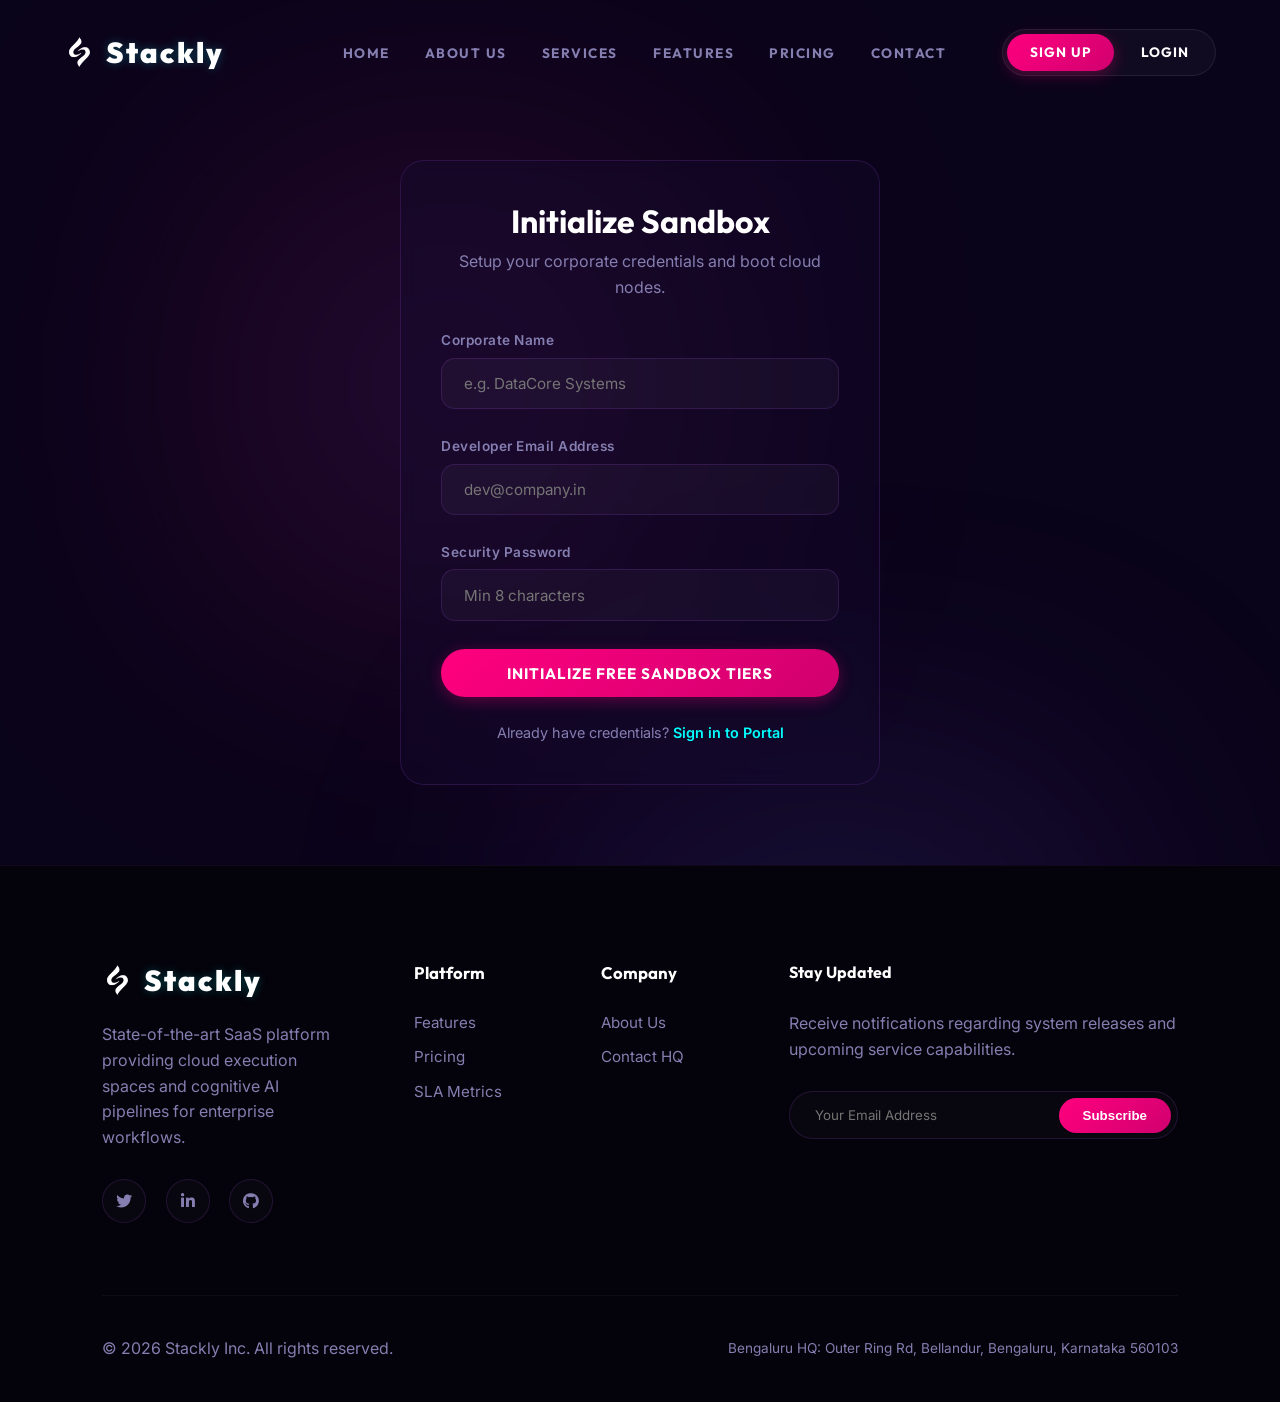
<file: signup.html>
<!DOCTYPE html>
<html lang="en">
<head>
    <meta charset="UTF-8">
    <meta name="viewport" content="width=device-width, initial-scale=1.0">
    <title>Stackly</title>
    <link rel="stylesheet" href="https://cdnjs.cloudflare.com/ajax/libs/font-awesome/6.4.0/css/all.min.css">
    <link rel="stylesheet" href="css/style.css">
    <style>
        .signup-box {
            max-width: 480px;
            margin: 10rem auto 5rem;
        }
    </style>
</head>
<body>

    <!-- 1. Preloader Section -->
    <div id="preloader">
        <div class="loader-content">
            <div class="loader-logo"><img src="images/logo.webp" alt="Logo"> Stackly</div>
            <div class="loader-spinner"></div>
        </div>
    </div>

    <!-- Common Navigation Header -->
    <header>
        <a href="index.html" class="logo">
            <img src="images/logo.webp" alt="Logo">
            Stackly
        </a>
        <nav>
            <ul class="nav-links">
                <li><a href="index.html">Home</a></li>
                <li><a href="about.html">About Us</a></li>
                <li><a href="services.html">Services</a></li>
                <li><a href="features.html">Features</a></li>
                <li><a href="pricing.html">Pricing</a></li>
                <li><a href="contact.html">Contact</a></li>
            </ul>
            <div class="nav-ctas-pill">
                <a href="signup.html" class="btn-pill btn-pill-primary">Sign Up</a>
                <a href="login.html" class="btn-pill btn-pill-secondary">Login</a>
            </div>
        </nav>
        <div class="menu-toggle">
            <i class="fas fa-bars"></i>
        </div>
    </header>

    <!-- 2. Form Box Section -->
    <section style="padding: 0 5%;">
        <div class="signup-box glass-card">
            <h2 style="font-size: 2rem; margin-bottom: 0.5rem; text-align: center;">Initialize Sandbox</h2>
            <p style="text-align: center; margin-bottom: 2rem;">Setup your corporate credentials and boot cloud nodes.</p>
            
            <form data-action="login.html">
                <div class="form-group">
                    <label>Corporate Name</label>
                    <input type="text" placeholder="e.g. DataCore Systems" class="form-control" required>
                </div>
                <div class="form-group">
                    <label>Developer Email Address</label>
                    <input type="email" placeholder="dev@company.in" class="form-control" required>
                </div>
                <div class="form-group">
                    <label>Security Password</label>
                    <input type="password" placeholder="Min 8 characters" class="form-control" required>
                </div>
                <button type="submit" class="btn btn-primary" style="width: 100%; padding: 0.9rem;">Initialize Free Sandbox Tiers</button>
            </form>

            <p style="text-align: center; margin-top: 1.5rem; font-size: 0.9rem;">Already have credentials? <a href="login.html" style="color: var(--secondary); font-weight: 600;">Sign in to Portal</a></p>
        </div>
    </section>

    <!-- Common Footer -->
    <footer>
        <div class="footer-grid">
            <div class="footer-info">
                <a href="index.html" class="logo">
                    <img src="images/logo.webp" alt="Logo">
                    Stackly
                </a>
                <p>State-of-the-art SaaS platform providing cloud execution spaces and cognitive AI pipelines for enterprise workflows.</p>
                <div class="social-icons">
                    <a href="404.html"><i class="fa-brands fa-twitter"></i></a>
                    <a href="404.html"><i class="fa-brands fa-linkedin-in"></i></a>
                    <a href="404.html"><i class="fa-brands fa-github"></i></a>
                </div>
            </div>
            <div class="footer-links">
                <h4>Platform</h4>
                <ul>
                    <li><a href="features.html">Features</a></li>
                    <li><a href="pricing.html">Pricing</a></li>
                    <li><a href="services.html">SLA Metrics</a></li>
                </ul>
            </div>
            <div class="footer-links">
                <h4>Company</h4>
                <ul>
                    <li><a href="about.html">About Us</a></li>
                    <li><a href="contact.html">Contact HQ</a></li>
                </ul>
            </div>
            <div class="footer-newsletter">
                <h4>Stay Updated</h4>
                <p>Receive notifications regarding system releases and upcoming service capabilities.</p>
                <form class="newsletter-form">
                    <input type="email" placeholder="Your Email Address" required>
                    <button type="submit">Subscribe</button>
                </form>
            </div>
        </div>
        <div class="footer-bottom">
            <p>&copy; 2026 Stackly Inc. All rights reserved.</p>
            <p style="font-size: 0.85rem;">Bengaluru HQ: Outer Ring Rd, Bellandur, Bengaluru, Karnataka 560103</p>
        </div>
    </footer>

    <!-- Scripts -->
    <script src="js/main.js"></script>
</body>
</html>
</file>
<file: css/style.css>
@import url('https://fonts.googleapis.com/css2?family=Inter:wght@300;400;500;600;700&family=Outfit:wght@400;500;600;700;800;900&display=swap');

:root {
    --bg-dark: #0a041a; /* Extremely deep violet-black from screenshot */
    --bg-card: rgba(22, 14, 52, 0.45);
    --bg-card-hover: rgba(35, 20, 75, 0.65);
    --primary: #9d4edd;
    --primary-glow: rgba(157, 78, 221, 0.45);
    --secondary: #00ffff;
    --secondary-glow: rgba(0, 255, 255, 0.35);
    --accent: #ff007f; /* Hot pink from buttons/accents */
    --accent-glow: rgba(255, 0, 127, 0.4);
    --text-main: #f3f0fc;
    --text-muted: #857fb1; /* Muted violet-gray */
    --text-dark: #0a061d;
    --border-color: rgba(157, 78, 221, 0.18);
    --border-hover: rgba(255, 0, 127, 0.4);
    --font-outfit: 'Outfit', sans-serif;
    --font-inter: 'Inter', sans-serif;
    --transition: all 0.4s cubic-bezier(0.25, 0.8, 0.25, 1);
}

/* Reset */
* {
    margin: 0;
    padding: 0;
    box-sizing: border-box;
    scroll-behavior: smooth;
}

html, body {
    overflow-x: hidden;
    width: 100%;
    margin: 0;
    padding: 0;
}

body {
    background-color: var(--bg-dark);
    color: var(--text-main);
    font-family: var(--font-inter);
    position: relative;
}

/* Typography Resets */
h1, h2, h3, h4, h5, h6 {
    font-family: var(--font-outfit);
    font-weight: 700;
    line-height: 1.25;
    color: #ffffff;
}

p {
    line-height: 1.6;
    color: var(--text-muted);
    font-size: 1rem;
}

a, a:hover, a:focus, a:active {
    text-decoration: none !important;
    color: inherit;
    transition: var(--transition);
}

/* Gorgeous fluid abstract background shapes (mimicking the screenshot) */
body::before {
    content: '';
    position: absolute;
    top: 5%;
    left: 10%;
    width: 50%;
    height: 70vh;
    background: radial-gradient(circle, rgba(157, 78, 221, 0.18) 0%, rgba(255, 0, 127, 0.08) 50%, transparent 100%);
    filter: blur(120px);
    z-index: -1;
    pointer-events: none;
}

body::after {
    content: '';
    position: absolute;
    bottom: 5%;
    right: 10%;
    width: 50%;
    height: 70vh;
    background: radial-gradient(circle, rgba(0, 255, 255, 0.1) 0%, rgba(138, 43, 226, 0.12) 50%, transparent 100%);
    filter: blur(120px);
    z-index: -1;
    pointer-events: none;
}

/* Preloader */
#preloader {
    position: fixed;
    top: 0;
    left: 0;
    width: 100%;
    height: 100%;
    background-color: var(--bg-dark);
    display: flex;
    justify-content: center;
    align-items: center;
    z-index: 9999;
    transition: opacity 0.5s ease, visibility 0.5s ease;
}

.loader-content {
    text-align: center;
}

.loader-logo {
    display: inline-flex;
    align-items: center;
    gap: 0.8rem;
    font-family: var(--font-outfit);
    font-size: 2.8rem;
    font-weight: 900;
    color: #ffffff;
    margin-bottom: 1.5rem;
    letter-spacing: 3px;
    text-shadow: 0 0 20px rgba(0, 255, 255, 0.35);
}

.loader-logo span {
    color: #ffffff;
}

.loader-spinner {
    width: 60px;
    height: 60px;
    border: 3px solid rgba(157, 78, 221, 0.1);
    border-radius: 50%;
    border-top-color: var(--accent);
    border-bottom-color: var(--secondary);
    animation: spin 1s cubic-bezier(0.5, 0.1, 0.5, 0.9) infinite;
    margin: 0 auto;
}

@keyframes spin {
    0% { transform: rotate(0deg); }
    100% { transform: rotate(360deg); }
}

/* Common Header Styles */
header {
    position: fixed;
    top: 0;
    left: 0;
    width: 100%;
    z-index: 1000;
    padding: 1.8rem 5%;
    display: flex;
    justify-content: space-between;
    align-items: center;
    background: transparent;
    transition: var(--transition);
}

header.scrolled {
    padding: 1.2rem 5%;
    background: rgba(10, 4, 26, 0.85);
    backdrop-filter: blur(15px);
    -webkit-backdrop-filter: blur(15px);
    border-bottom: 1px solid rgba(157, 78, 221, 0.1);
}

.logo {
    display: inline-flex;
    align-items: center;
    gap: 0.6rem;
    font-family: var(--font-outfit);
    font-size: 1.8rem;
    font-weight: 900;
    letter-spacing: 2px;
    color: #ffffff;
    text-shadow: 0 0 10px rgba(0, 255, 255, 0.25);
}

.logo span {
    color: #ffffff;
}

.logo img {
    width: 32px;
    height: 32px;
    object-fit: contain;
    display: block;
    filter: brightness(0) invert(1);
}

.loader-logo img {
    width: 48px;
    height: 48px;
    object-fit: contain;
    display: block;
    filter: brightness(0) invert(1);
}

nav {
    display: flex;
    align-items: center;
    gap: 3.5rem;
}

.nav-links {
    display: flex;
    list-style: none;
    gap: 2.2rem;
}

.nav-links a {
    font-size: 0.85rem;
    font-weight: 700;
    font-family: var(--font-outfit);
    color: var(--text-muted);
    text-transform: uppercase;
    letter-spacing: 1.5px;
    position: relative;
    padding: 0.5rem 0;
}

.nav-links a:hover,
.nav-links a.active {
    color: #ffffff;
}

/* Pill CTA Buttons container mimicking the screenshot */
.nav-ctas-pill {
    display: flex;
    background: rgba(255, 255, 255, 0.03);
    border: 1px solid rgba(255, 255, 255, 0.08);
    border-radius: 50px;
    padding: 0.25rem;
    gap: 0.25rem;
}

.btn-pill {
    padding: 0.6rem 1.4rem;
    border-radius: 50px;
    font-family: var(--font-outfit);
    font-size: 0.85rem;
    font-weight: 700;
    cursor: pointer;
    border: none;
    transition: var(--transition);
    text-transform: uppercase;
    letter-spacing: 1px;
}

.btn-pill-primary {
    background: linear-gradient(135deg, var(--accent), #d0006f);
    color: #ffffff;
    box-shadow: 0 4px 15px rgba(255, 0, 127, 0.3);
}

.btn-pill-primary:hover {
    transform: scale(1.03);
    box-shadow: 0 6px 20px rgba(255, 0, 127, 0.5);
}

.btn-pill-secondary {
    background: transparent;
    color: #ffffff;
}

.btn-pill-secondary:hover {
    background: rgba(255, 255, 255, 0.05);
}

/* Styled General Buttons */
.btn {
    display: inline-flex;
    align-items: center;
    justify-content: center;
    padding: 0.8rem 1.8rem;
    border-radius: 50px;
    font-family: var(--font-outfit);
    font-size: 0.95rem;
    font-weight: 700;
    cursor: pointer;
    transition: var(--transition);
    border: none;
    text-transform: uppercase;
    letter-spacing: 1px;
}

.btn-secondary {
    background: transparent;
    color: #ffffff;
    border: 1px solid var(--border-color);
}

.btn-secondary:hover {
    border-color: var(--secondary);
    box-shadow: 0 0 15px var(--secondary-glow);
}

.btn-primary {
    background: linear-gradient(135deg, var(--accent), #d0006f);
    color: white;
    box-shadow: 0 4px 15px rgba(255, 0, 127, 0.3);
}

.btn-primary:hover {
    transform: translateY(-2px);
    box-shadow: 0 6px 20px rgba(255, 0, 127, 0.5);
}

.menu-toggle {
    display: none;
    font-size: 1.5rem;
    color: #ffffff;
    cursor: pointer;
    position: relative;
    z-index: 1000;
}

/* Reference Hero Layout (Exactly mimicking screenshot) */
.hero-wrapper {
    position: relative;
    width: 100%;
    height: 100vh;
    min-height: 600px;
    overflow: hidden;
    display: flex;
    justify-content: center;
    align-items: center;
}

.hero-bg-text {
    position: absolute;
    font-size: 13vw;
    font-family: var(--font-outfit);
    font-weight: 900;
    color: rgba(255, 255, 255, 0.05);
    letter-spacing: 0.15em;
    text-transform: uppercase;
    top: 50%;
    left: 50%;
    transform: translate(-50%, -50%);
    z-index: 1;
    pointer-events: none;
    white-space: nowrap;
    text-shadow: 0 0 35px rgba(157, 78, 221, 0.05);
    user-select: none;
}

/* Overlapping central fluid canvas */
.hero-canvas-container {
    position: absolute;
    width: 100%;
    height: 100%;
    z-index: 2;
    display: flex;
    justify-content: center;
    align-items: center;
    pointer-events: none;
}

.hero-canvas-container canvas {
    pointer-events: auto;
}

/* Floating Elements around margins */
.hero-year {
    position: absolute;
    left: 5%;
    top: 50%;
    transform: translateY(-50%) rotate(-90deg);
    font-family: var(--font-outfit);
    font-size: 0.9rem;
    font-weight: 700;
    letter-spacing: 4px;
    color: rgba(255, 255, 255, 0.25);
    z-index: 3;
    pointer-events: none;
}

.hero-socials {
    position: absolute;
    right: 5%;
    top: 50%;
    transform: translateY(-50%);
    display: flex;
    flex-direction: column;
    gap: 1.5rem;
    z-index: 3;
}

.hero-socials a {
    color: rgba(255, 255, 255, 0.4);
    font-size: 1.1rem;
    transition: var(--transition);
}

.hero-socials a:hover {
    color: #ffffff;
    transform: scale(1.2);
}

.hero-about-desc {
    position: absolute;
    left: 5%;
    bottom: 8%;
    max-width: 350px;
    z-index: 3;
    text-align: left;
}

.hero-about-desc span {
    display: block;
    font-family: var(--font-outfit);
    font-size: 0.8rem;
    font-weight: 800;
    text-transform: uppercase;
    letter-spacing: 2px;
    color: var(--accent);
    margin-bottom: 0.6rem;
}

.hero-about-desc p {
    font-family: var(--font-inter);
    font-size: 1.05rem;
    color: #ffffff;
    line-height: 1.5;
}

/* Glass pill button for Watch Tutorial */
.hero-tutorial-btn {
    position: absolute;
    right: 5%;
    bottom: 8%;
    z-index: 3;
}

.btn-glass-pill {
    display: inline-flex;
    align-items: center;
    gap: 0.8rem;
    padding: 0.7rem 1.6rem;
    background: rgba(255, 255, 255, 0.04);
    border: 1px solid rgba(255, 255, 255, 0.08);
    border-radius: 50px;
    color: #ffffff;
    font-family: var(--font-outfit);
    font-size: 0.85rem;
    font-weight: 700;
    text-transform: uppercase;
    letter-spacing: 1px;
    backdrop-filter: blur(10px);
    -webkit-backdrop-filter: blur(10px);
    transition: var(--transition);
}

.btn-glass-pill:hover {
    background: rgba(255, 255, 255, 0.08);
    border-color: var(--accent);
    transform: translateY(-2px);
    box-shadow: 0 0 15px rgba(255, 0, 127, 0.2);
}

.btn-glass-pill i {
    color: var(--accent);
    font-size: 0.8rem;
}

/* General Sections Styling */
section {
    padding: 8rem 8%;
    position: relative;
    overflow: hidden;
}

.sec-title-wrap {
    text-align: center;
    margin-bottom: 4.5rem;
}

.subtitle-badge {
    display: inline-block;
    padding: 0.4rem 1.2rem;
    border-radius: 50px;
    background: rgba(157, 78, 221, 0.08);
    border: 1px solid var(--border-color);
    color: var(--secondary);
    font-family: var(--font-outfit);
    font-size: 0.8rem;
    font-weight: 700;
    text-transform: uppercase;
    letter-spacing: 2px;
    margin-bottom: 1.2rem;
}

.sec-title {
    font-size: 3rem;
    font-weight: 800;
    line-height: 1.15;
    background: linear-gradient(135deg, #ffffff 40%, var(--text-muted));
    -webkit-background-clip: text;
    -webkit-text-fill-color: transparent;
    margin-bottom: 1rem;
}

.sec-desc {
    max-width: 600px;
    margin: 0 auto;
    color: var(--text-muted);
}

/* Glass Cards */
.glass-card {
    background: rgba(20, 12, 45, 0.4);
    border: 1px solid var(--border-color);
    border-radius: 24px;
    padding: 2.5rem;
    backdrop-filter: blur(10px);
    -webkit-backdrop-filter: blur(10px);
    transition: var(--transition);
}

.glass-card:hover {
    background: rgba(35, 20, 75, 0.55);
    border-color: var(--border-hover);
    transform: translateY(-6px);
    box-shadow: 0 20px 40px rgba(255, 0, 127, 0.05);
}

/* Glow details */
.glow-dot {
    position: absolute;
    border-radius: 50%;
    background: var(--primary);
    filter: blur(90px);
    z-index: -1;
    pointer-events: none;
    opacity: 0.3;
}

/* Form controls */
.form-group {
    margin-bottom: 1.8rem;
}

.form-group label {
    display: block;
    font-size: 0.85rem;
    font-weight: 600;
    color: var(--text-muted);
    margin-bottom: 0.6rem;
    letter-spacing: 0.5px;
}

.form-control {
    width: 100%;
    background: rgba(255, 255, 255, 0.03);
    border: 1px solid var(--border-color);
    color: #ffffff;
    padding: 0.95rem 1.4rem;
    border-radius: 14px;
    outline: none;
    font-family: var(--font-inter);
    font-size: 0.95rem;
    transition: var(--transition);
}

.form-control:focus {
    border-color: var(--accent);
    box-shadow: 0 0 15px rgba(255, 0, 127, 0.15);
    background: rgba(255, 255, 255, 0.05);
}

.error-message {
    color: var(--accent);
    font-size: 0.8rem;
    margin-top: 0.5rem;
    display: none;
}

/* Footer */
footer {
    background: #04020a;
    border-top: 1px solid rgba(157, 78, 221, 0.08);
    padding: 6rem 8% 2.5rem;
    position: relative;
    overflow: hidden;
}

.footer-grid {
    display: grid;
    grid-template-columns: 2fr 1fr 1fr 2fr;
    gap: 4rem;
    margin-bottom: 4.5rem;
}

.footer-info .logo {
    margin-bottom: 1.5rem;
}

.footer-info p {
    margin-bottom: 1.8rem;
    max-width: 320px;
}

.social-icons {
    display: flex;
    gap: 1.2rem;
}

.social-icons a {
    width: 44px;
    height: 44px;
    border-radius: 50%;
    background: rgba(255, 255, 255, 0.02);
    border: 1px solid var(--border-color);
    display: flex;
    justify-content: center;
    align-items: center;
    color: var(--text-muted);
}

.social-icons a:hover {
    color: #ffffff;
    border-color: var(--accent);
    background: rgba(255, 0, 127, 0.05);
}

.footer-links h4 {
    color: #ffffff;
    margin-bottom: 1.8rem;
    font-size: 1.05rem;
    font-family: var(--font-outfit);
}

.footer-links ul {
    list-style: none;
}

.footer-links ul li {
    margin-bottom: 0.9rem;
}

.footer-links ul li a {
    color: var(--text-muted);
    font-size: 0.95rem;
}

.footer-links ul li a:hover {
    color: #ffffff;
    padding-left: 6px;
}

.footer-newsletter h4 {
    margin-bottom: 1.8rem;
}

.footer-newsletter p {
    margin-bottom: 1.8rem;
}

.newsletter-form {
    display: flex;
    gap: 0.6rem;
    background: rgba(255, 255, 255, 0.02);
    border: 1px solid var(--border-color);
    padding: 0.35rem;
    border-radius: 50px;
}

.newsletter-form input {
    background: transparent;
    border: none;
    outline: none;
    color: #ffffff;
    padding: 0.6rem 1.2rem;
    flex-grow: 1;
    font-family: var(--font-inter);
    min-width: 0;
}

.newsletter-form button {
    background: linear-gradient(135deg, var(--accent), #d0006f);
    color: #ffffff;
    font-weight: 700;
    border-radius: 50px;
    padding: 0.6rem 1.5rem;
    border: none;
    cursor: pointer;
    transition: var(--transition);
}

.newsletter-form button:hover {
    box-shadow: 0 0 15px var(--accent-glow);
}

.footer-bottom {
    display: flex;
    justify-content: space-between;
    align-items: center;
    padding-top: 2.5rem;
    border-top: 1px solid rgba(255, 255, 255, 0.04);
    color: var(--text-muted);
    font-size: 0.9rem;
}

/* 404 Styling */
.err-section {
    display: flex;
    justify-content: center;
    align-items: center;
    min-height: 100vh;
    text-align: center;
    padding-top: 10rem;
}

.err-container h1 {
    font-size: 9rem;
    line-height: 1;
    background: linear-gradient(135deg, var(--secondary), var(--accent), var(--primary));
    -webkit-background-clip: text;
    -webkit-text-fill-color: transparent;
    margin-bottom: 1.5rem;
    font-weight: 900;
    animation: text-pulse 4s infinite alternate;
}

@keyframes text-pulse {
    0% { filter: drop-shadow(0 0 15px rgba(0, 255, 255, 0.35)); }
    100% { filter: drop-shadow(0 0 35px rgba(255, 0, 127, 0.6)); }
}

.err-container h2 {
    font-size: 2.4rem;
    margin-bottom: 1rem;
}

.err-container p {
    margin-bottom: 3rem;
    max-width: 500px;
    margin-left: auto;
    margin-right: auto;
}

/* Responsive Scaling down to 320px screen width */

@media (max-width: 1200px) {
    header {
        padding: 1.5rem 6%;
    }
    .footer-grid {
        grid-template-columns: 1fr 1fr;
        gap: 3rem;
    }
}

@media (max-width: 991px) {
    section {
        padding: 6.5rem 6%;
    }
    .sec-title {
        font-size: 2.4rem;
    }
    nav {
        display: none;
    }
    .menu-toggle {
        display: block;
    }
    
    /* Mobile nav overlay */
    header nav.active {
        display: flex;
        flex-direction: column;
        justify-content: center;
        align-items: center;
        position: fixed;
        top: 0;
        left: 0;
        width: 100%;
        height: 100vh;
        background: rgba(10, 4, 26, 0.98);
        backdrop-filter: blur(25px);
        -webkit-backdrop-filter: blur(25px);
        z-index: 999;
        gap: 3.5rem;
        animation: slideInMenu 0.45s cubic-bezier(0.25, 0.8, 0.25, 1) forwards;
    }
    
    header nav.active .nav-links {
        flex-direction: column;
        align-items: center;
        gap: 2.2rem;
    }
    
    header nav.active .nav-links a {
        font-size: 1.4rem;
    }
    
    header nav.active .nav-ctas-pill {
        flex-direction: column;
        width: 80%;
        background: transparent;
        border: none;
        gap: 1rem;
    }
    
    header nav.active .nav-ctas-pill .btn-pill {
        width: 100%;
        padding: 0.9rem;
        text-align: center;
    }
    
    header nav.active .nav-ctas-pill .btn-pill-secondary {
        border: 1px solid rgba(255, 255, 255, 0.1);
        border-radius: 50px;
    }
    
    /* Realign hero for tablets */
    .hero-bg-text {
        font-size: 15vw;
    }
    .hero-about-desc {
        left: 6%;
        bottom: 12%;
    }
    .hero-tutorial-btn {
        right: 6%;
        bottom: 12%;
    }
}

@keyframes slideInMenu {
    from { opacity: 0; transform: translateY(-30px); }
    to { opacity: 1; transform: translateY(0); }
}

@media (max-width: 768px) {
    .footer-grid {
        grid-template-columns: 1fr;
        gap: 2.5rem;
    }
    .footer-bottom {
        flex-direction: column;
        gap: 1.2rem;
        text-align: center;
    }
    .hero-year {
        display: none;
    }
    .hero-socials {
        display: none;
    }
    .hero-bg-text {
        font-size: 17vw;
    }
}

@media (max-width: 480px) {
    section {
        padding: 5rem 4%;
    }
    .sec-title {
        font-size: 2.1rem;
    }
    .logo {
        font-size: 1.5rem;
    }
    .hero-bg-text {
        font-size: 18vw;
    }
    .hero-about-desc {
        left: 5%;
        bottom: 6%;
        max-width: 250px;
    }
    .hero-about-desc p {
        font-size: 0.9rem;
    }
    .hero-tutorial-btn {
        right: 5%;
        bottom: 6%;
    }
    .btn-glass-pill {
        padding: 0.6rem 1.2rem;
        font-size: 0.75rem;
    }
    .newsletter-form {
        flex-direction: column;
        background: transparent;
        border: none;
        padding: 0;
        gap: 1rem;
        border-radius: 0;
    }
    .newsletter-form input {
        background: rgba(255, 255, 255, 0.02);
        border: 1px solid var(--border-color);
        border-radius: 50px;
        padding: 0.9rem 1.4rem;
        width: 100%;
    }
    .newsletter-form button {
        width: 100%;
        padding: 0.9rem;
    }
}

@media (max-width: 320px) {
    body {
        font-size: 13.5px;
    }
    .sec-title {
        font-size: 1.7rem;
    }
    .logo {
        font-size: 1.3rem;
    }
    .hero-about-desc {
        max-width: 200px;
        bottom: 4%;
    }
    .hero-tutorial-btn {
        bottom: 4%;
    }
}
</file>
<file: css/dashboard.css>
.dashboard-container {
    display: flex;
    min-height: 100vh;
    background-color: var(--bg-dark);
    padding-top: 0; /* Override header padding */
}

/* Sidebar Styles */
.db-sidebar {
    width: 280px;
    background: rgba(10, 6, 28, 0.9);
    border-right: 1px solid var(--border-color);
    backdrop-filter: blur(15px);
    -webkit-backdrop-filter: blur(15px);
    display: flex;
    flex-direction: column;
    position: fixed;
    height: 100vh;
    left: 0;
    top: 0;
    z-index: 100;
    transition: var(--transition);
}

.db-brand {
    padding: 2rem 1.8rem;
    border-bottom: 1px solid rgba(157, 78, 221, 0.1);
}

.db-menu {
    list-style: none;
    padding: 2rem 1rem;
    display: flex;
    flex-direction: column;
    gap: 0.5rem;
    flex-grow: 1;
}

.db-menu-item a {
    display: flex;
    align-items: center;
    gap: 1rem;
    padding: 0.9rem 1.2rem;
    border-radius: 12px;
    color: var(--text-muted);
    font-weight: 500;
    transition: var(--transition);
}

.db-menu-item a i {
    font-size: 1.2rem;
    width: 20px;
    text-align: center;
}

.db-menu-item a:hover,
.db-menu-item.active a {
    color: var(--text-main);
    background: rgba(157, 78, 221, 0.15);
    box-shadow: inset 0 0 10px rgba(157, 78, 221, 0.1);
}

.db-menu-item.active a {
    border-left: 3px solid var(--secondary);
    color: var(--secondary);
}

.db-user-panel {
    padding: 1.5rem;
    border-top: 1px solid rgba(157, 78, 221, 0.1);
    display: flex;
    align-items: center;
    gap: 1rem;
}

.db-user-avatar {
    width: 45px;
    height: 45px;
    border-radius: 50%;
    background: linear-gradient(135deg, var(--primary), var(--secondary));
    display: flex;
    justify-content: center;
    align-items: center;
    font-weight: 700;
    color: var(--bg-dark);
}

.db-user-details h5 {
    font-size: 0.95rem;
    color: var(--text-main);
}

.db-user-details span {
    font-size: 0.8rem;
    color: var(--text-muted);
}

/* Main Workspace Styles */
.db-content {
    margin-left: 280px;
    flex-grow: 1;
    padding: 3rem;
    max-width: 1400px;
    width: calc(100% - 280px);
}

.db-header {
    display: flex;
    justify-content: space-between;
    align-items: center;
    margin-bottom: 3rem;
}

.db-title h1 {
    font-size: 2.2rem;
    margin-bottom: 0.5rem;
}

.db-title p {
    font-size: 0.95rem;
}

/* Dashboard Sections */
.db-section {
    margin-bottom: 5rem;
    scroll-margin-top: 40px;
}

.db-sec-title {
    font-size: 1.6rem;
    margin-bottom: 2rem;
    border-left: 4px solid var(--primary);
    padding-left: 1rem;
}

/* Summary Grid */
.db-grid {
    display: grid;
    grid-template-columns: repeat(auto-fit, minmax(240px, 1fr));
    gap: 1.8rem;
    margin-bottom: 3rem;
}

.stat-card {
    background: var(--bg-card);
    border: 1px solid var(--border-color);
    border-radius: 16px;
    padding: 1.8rem;
    display: flex;
    justify-content: space-between;
    align-items: center;
    transition: var(--transition);
}

.stat-card:hover {
    border-color: var(--secondary);
    transform: translateY(-3px);
}

.stat-info span {
    font-size: 0.9rem;
    color: var(--text-muted);
    display: block;
    margin-bottom: 0.5rem;
}

.stat-info h3 {
    font-size: 1.8rem;
    font-weight: 700;
}

.stat-icon {
    width: 50px;
    height: 50px;
    border-radius: 12px;
    display: flex;
    justify-content: center;
    align-items: center;
    font-size: 1.5rem;
}

.stat-icon.primary {
    background: rgba(157, 78, 221, 0.1);
    color: var(--primary);
}

.stat-icon.secondary {
    background: rgba(0, 255, 255, 0.1);
    color: var(--secondary);
}

.stat-icon.accent {
    background: rgba(255, 0, 127, 0.1);
    color: var(--accent);
}

/* Chart Canvas Panel */
.chart-panel {
    background: var(--bg-card);
    border: 1px solid var(--border-color);
    border-radius: 20px;
    padding: 2rem;
    margin-bottom: 3rem;
}

.chart-header {
    display: flex;
    justify-content: space-between;
    align-items: center;
    margin-bottom: 1.5rem;
}

.chart-container {
    position: relative;
    height: 350px;
    width: 100%;
}

/* Table styling for user logs or tasks */
.db-table-panel {
    background: var(--bg-card);
    border: 1px solid var(--border-color);
    border-radius: 20px;
    padding: 2rem;
    overflow-x: auto;
}

.db-table {
    width: 100%;
    border-collapse: collapse;
    text-align: left;
}

.db-table th {
    padding: 1rem;
    border-bottom: 1px solid rgba(157, 78, 221, 0.1);
    color: var(--text-muted);
    font-weight: 600;
}

.db-table td {
    padding: 1.2rem 1rem;
    border-bottom: 1px solid rgba(157, 78, 221, 0.05);
    font-size: 0.95rem;
}

.status-badge {
    padding: 0.3rem 0.8rem;
    border-radius: 50px;
    font-size: 0.8rem;
    font-weight: 600;
    display: inline-block;
}

.status-badge.active {
    background: rgba(0, 255, 255, 0.1);
    color: var(--secondary);
}

.status-badge.pending {
    background: rgba(255, 165, 0, 0.1);
    color: orange;
}

.status-badge.failed {
    background: rgba(255, 0, 127, 0.1);
    color: var(--accent);
}

/* Mobile Sidebar Toggle styling */
.db-menu-toggle {
    display: none;
    font-size: 1.8rem;
    color: var(--text-main);
    cursor: pointer;
}

/* Media Queries */
@media (max-width: 991px) {
    .db-sidebar {
        transform: translateX(-100%);
    }
    
    .db-sidebar.active {
        transform: translateX(0);
    }
    
    .db-content {
        margin-left: 0;
        width: 100%;
        padding: 2rem;
    }
    
    .db-menu-toggle {
        display: flex !important;
        position: fixed;
        top: 1.5rem;
        right: 1.5rem;
        z-index: 1001; /* Above sidebar z-index (100) */
        background: rgba(22, 14, 52, 0.95);
        border: 1px solid var(--border-color);
        width: 48px;
        height: 48px;
        border-radius: 50%;
        justify-content: center;
        align-items: center;
        box-shadow: 0 0 15px rgba(0, 255, 255, 0.25);
        transition: var(--transition);
    }
}

@media (max-width: 768px) {
    .db-header {
        flex-direction: column;
        align-items: flex-start;
        gap: 1rem;
    }
}

@media (max-width: 480px) {
    .db-content {
        padding: 1.5rem 1rem;
    }
    .db-title h1 {
        font-size: 1.8rem;
    }
    .chart-container {
        height: 250px;
    }
}

@media (max-width: 320px) {
    .db-title h1 {
        font-size: 1.4rem;
    }
    .stat-card {
        padding: 1.2rem;
    }
}
</file>
